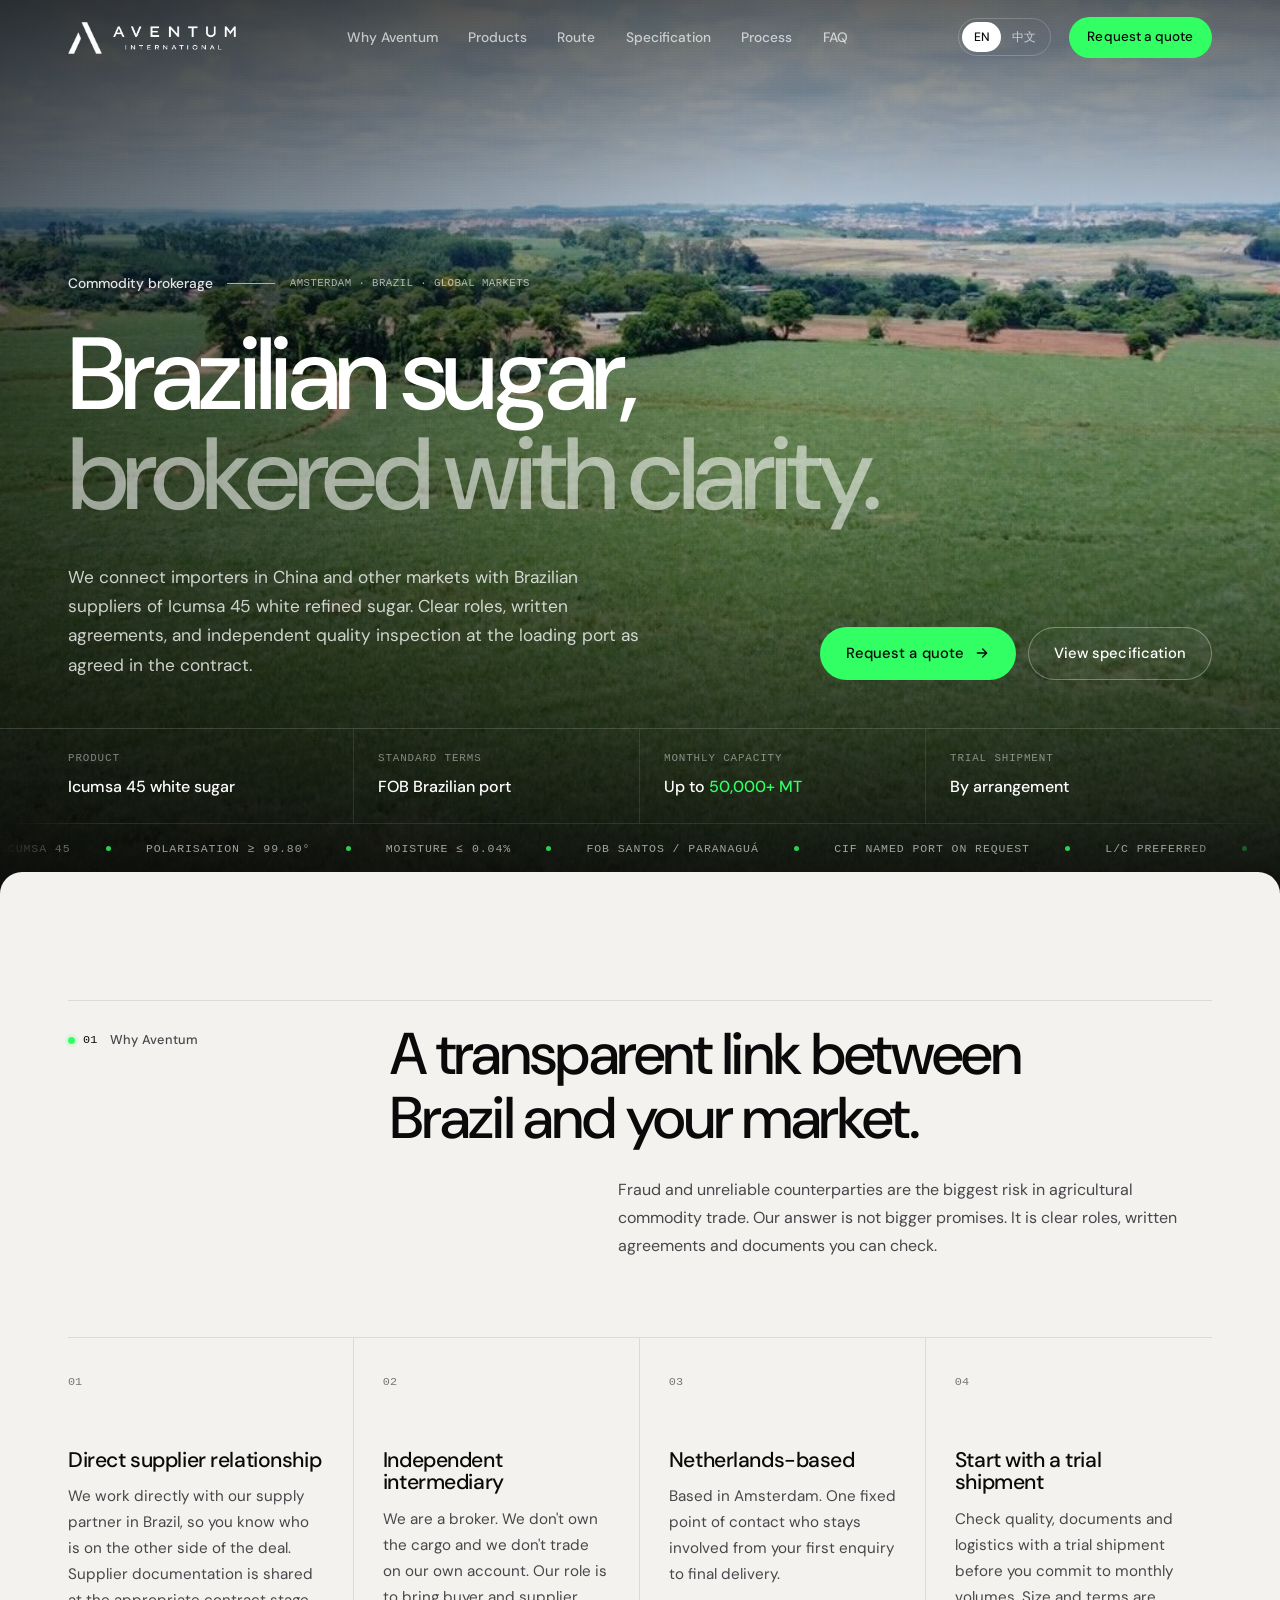
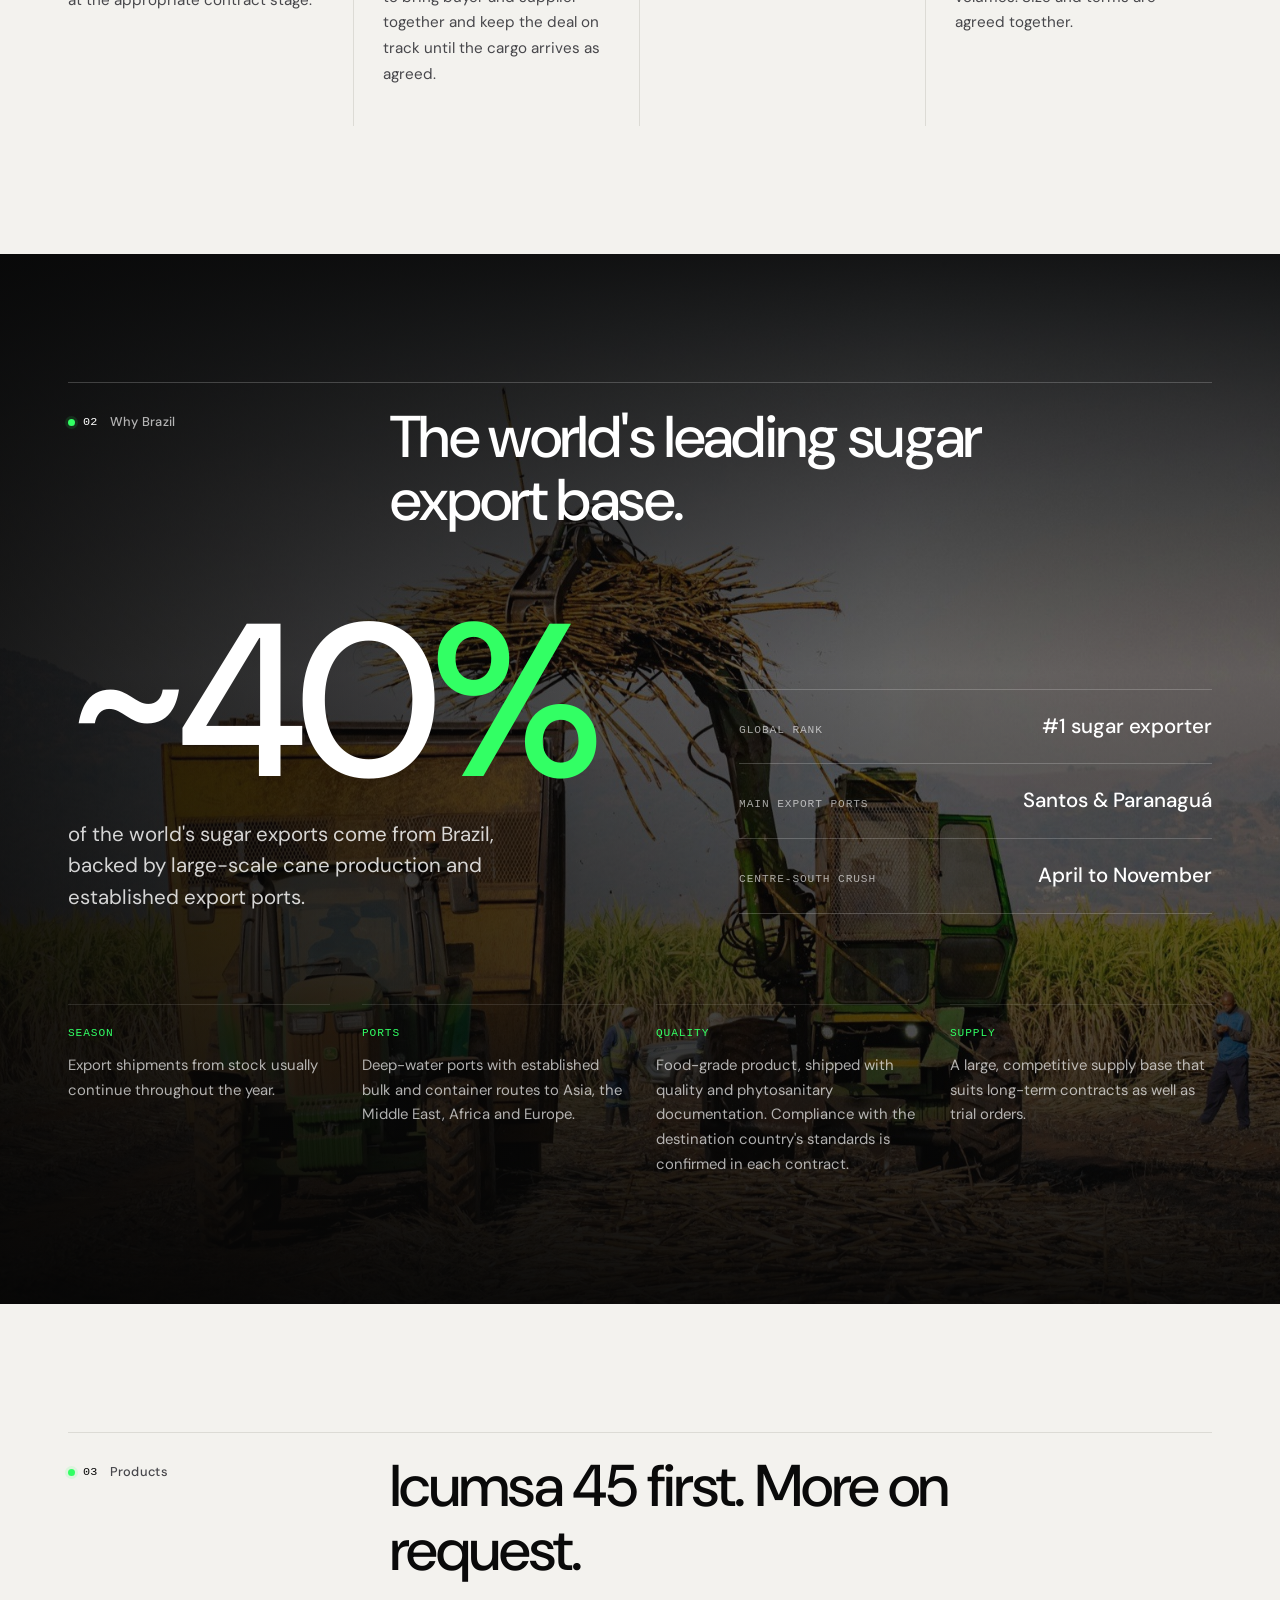
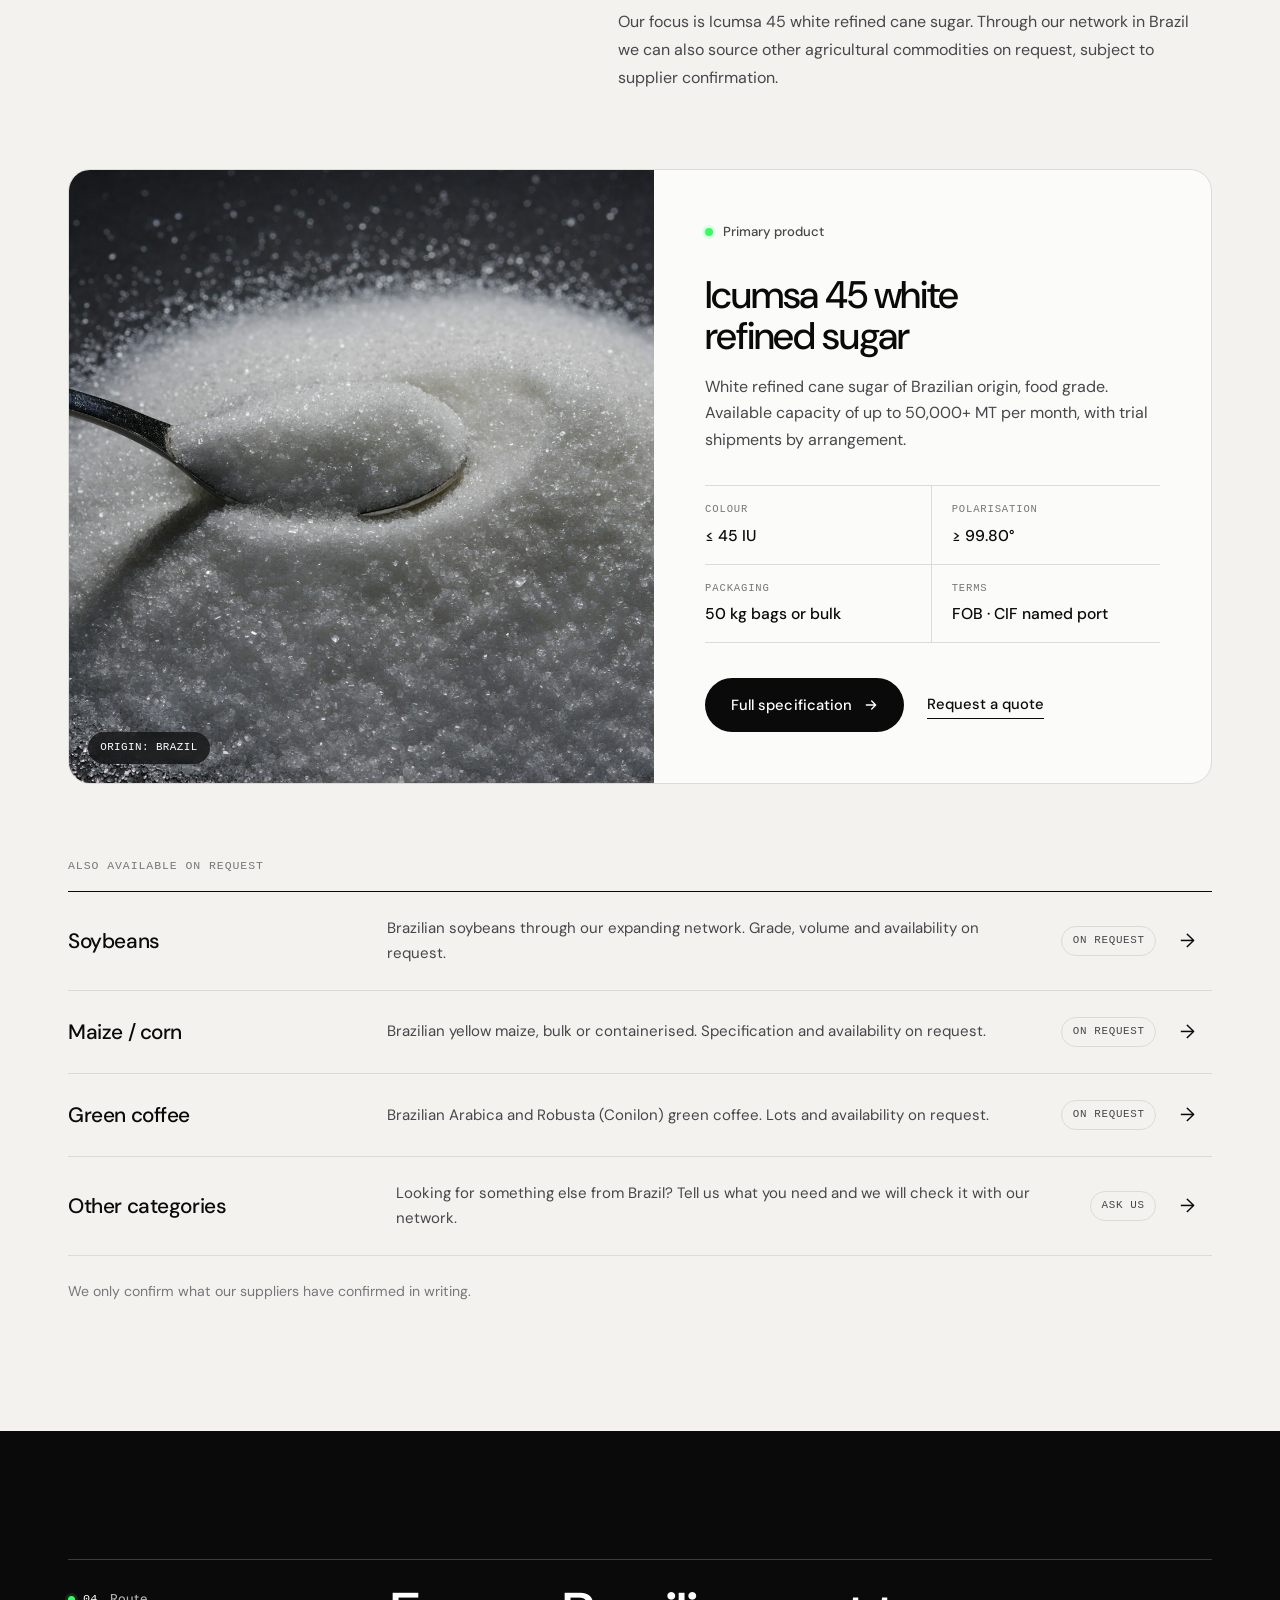
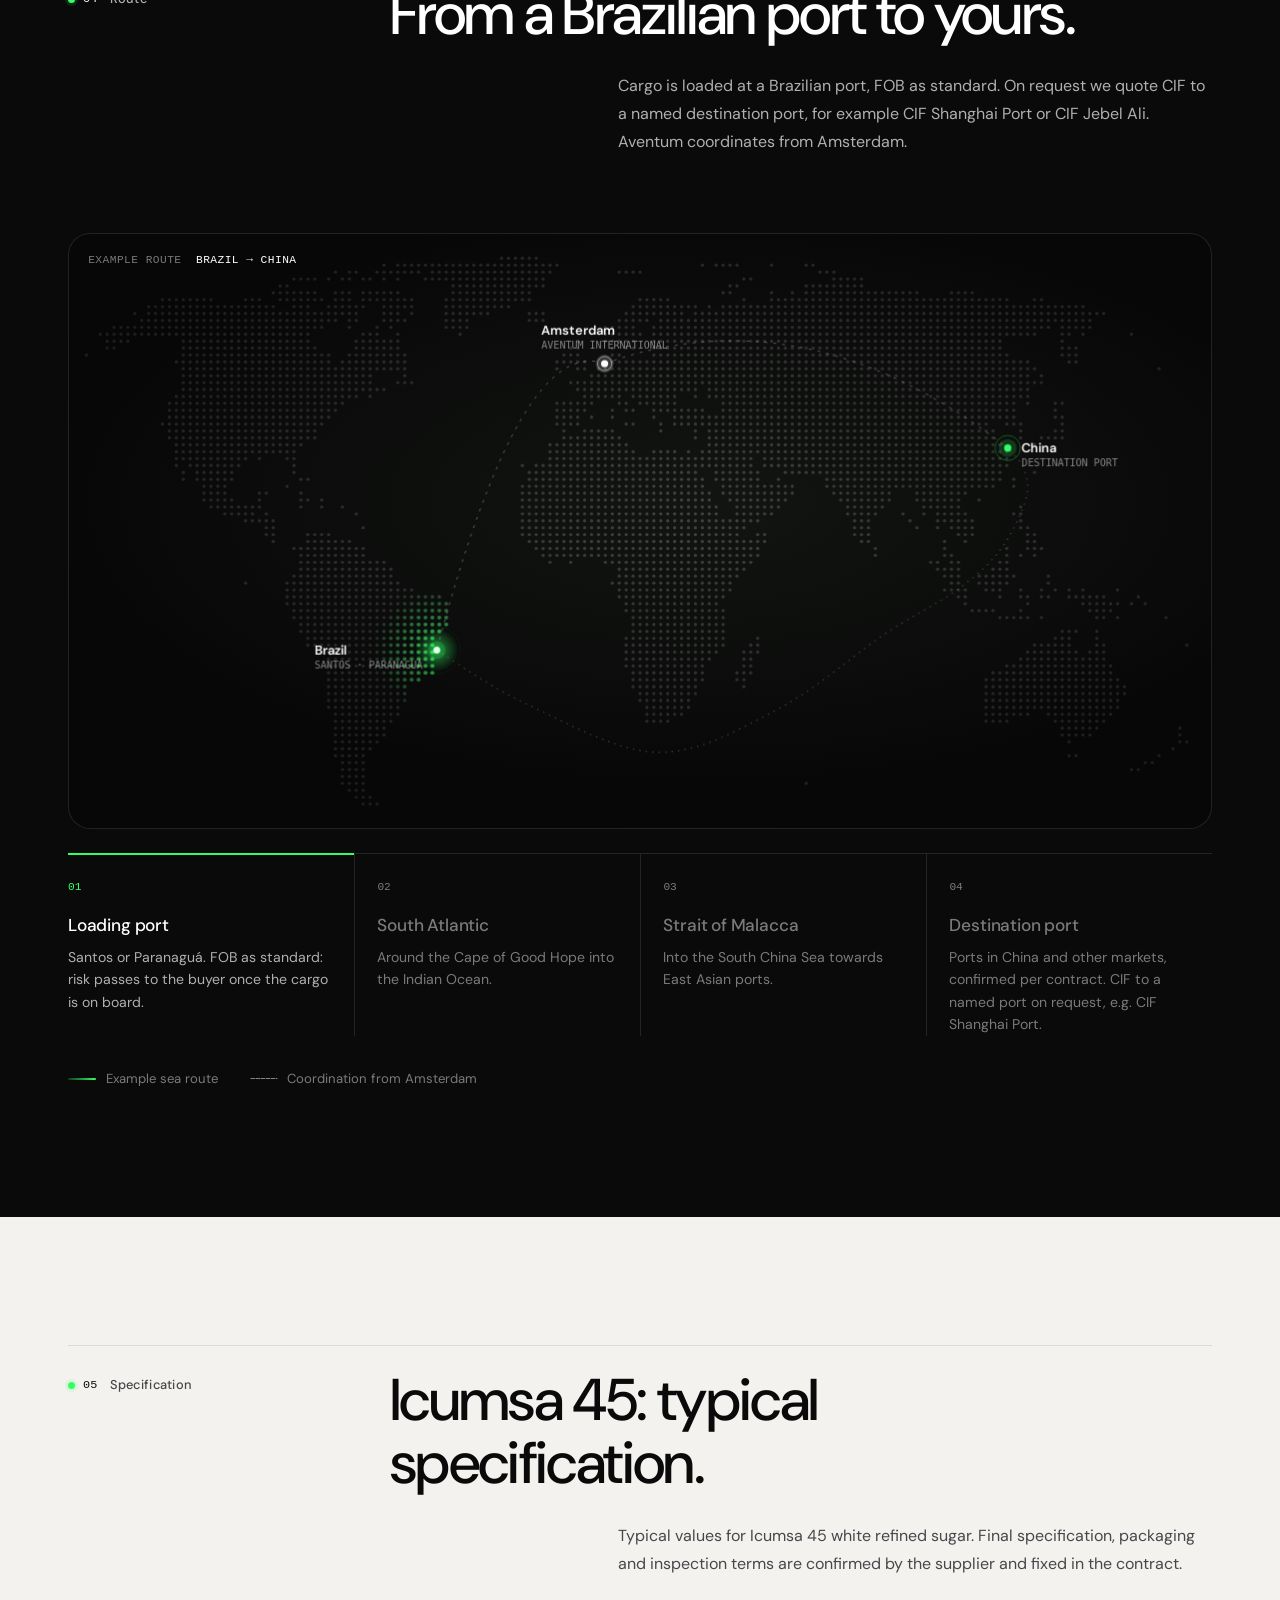
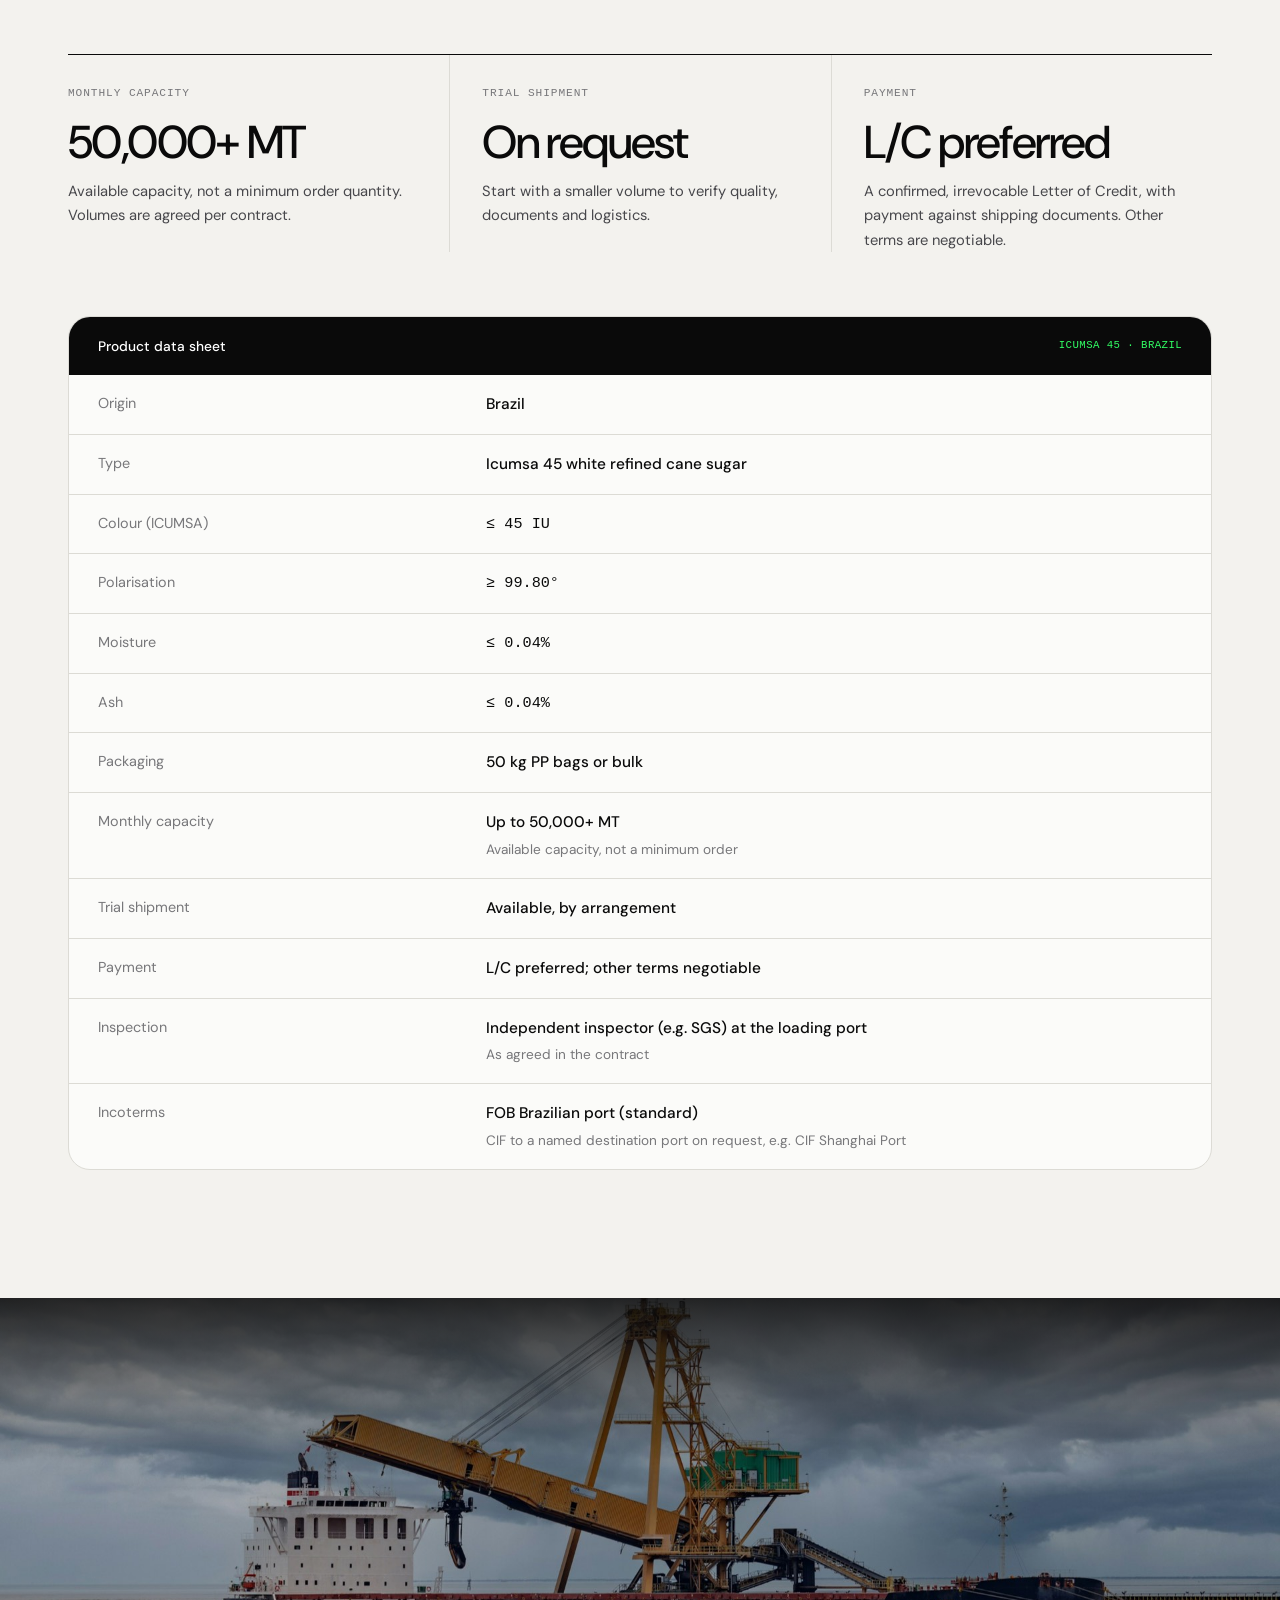
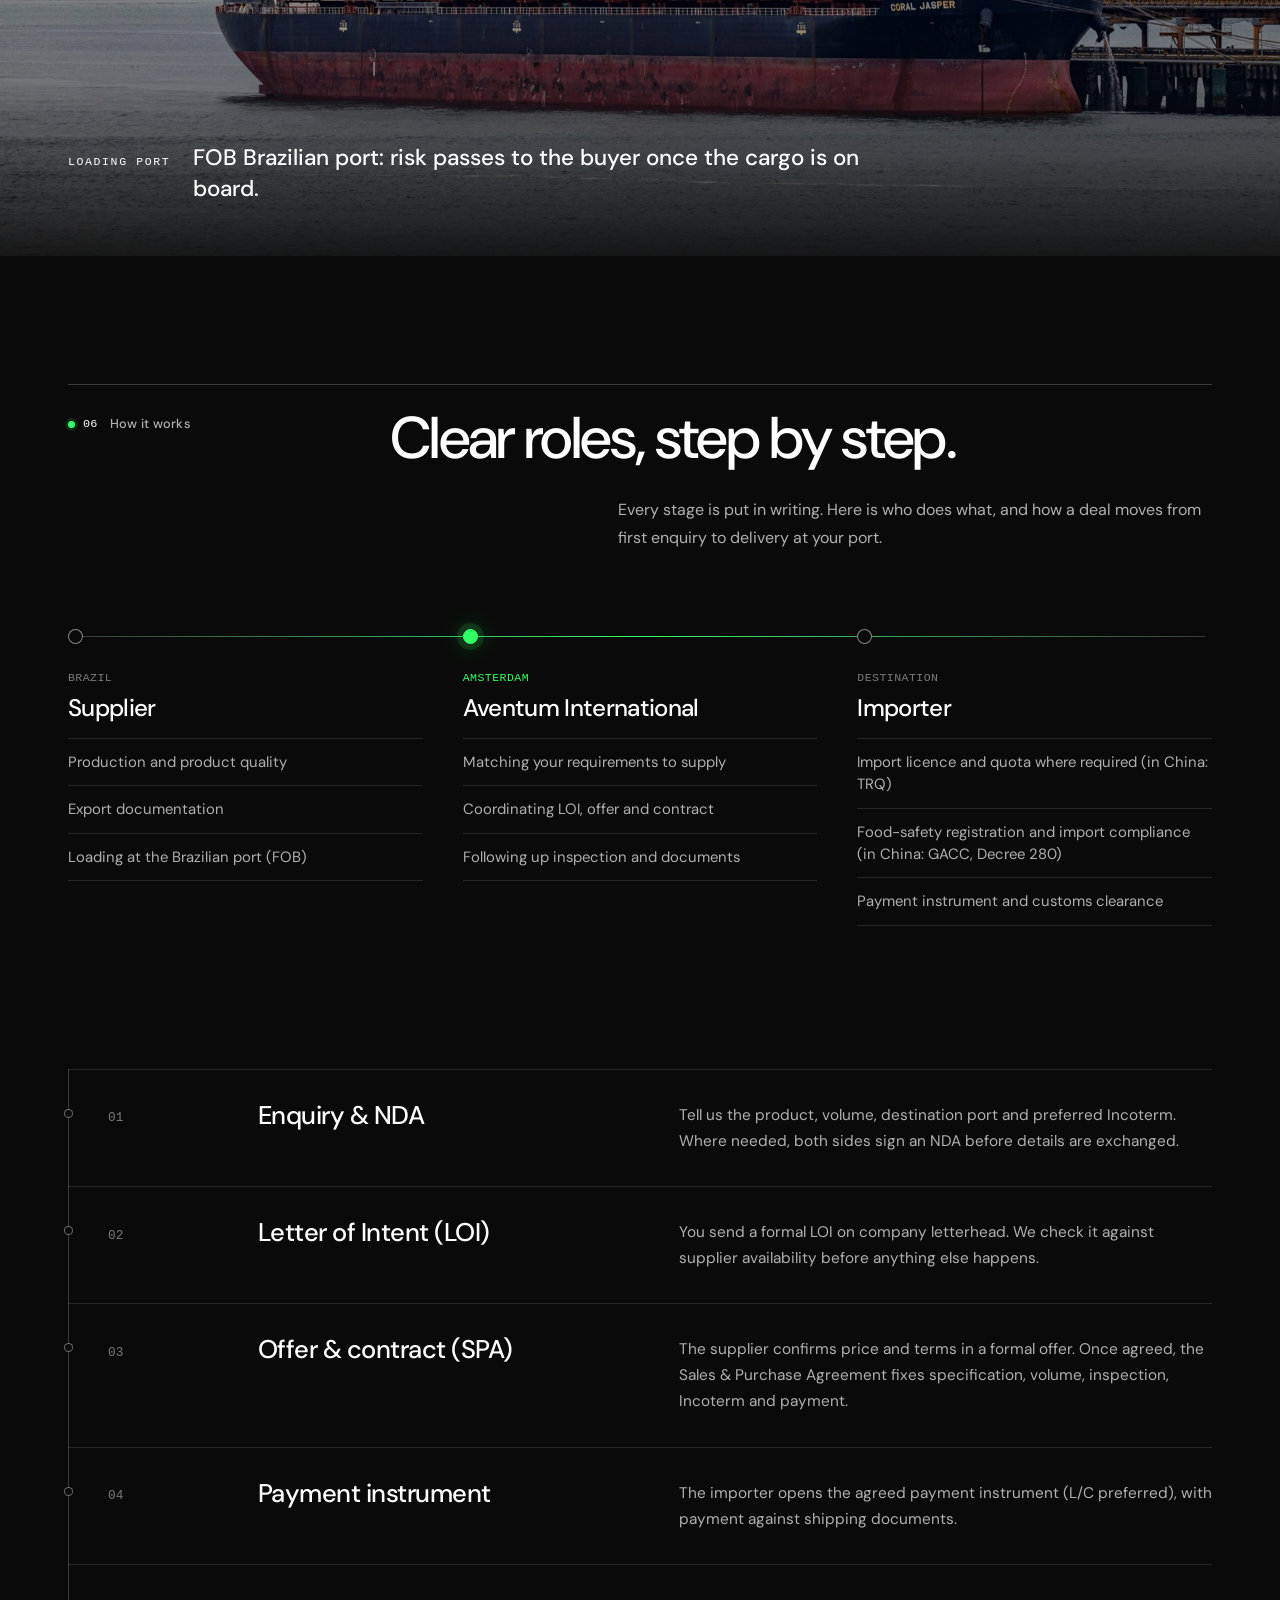
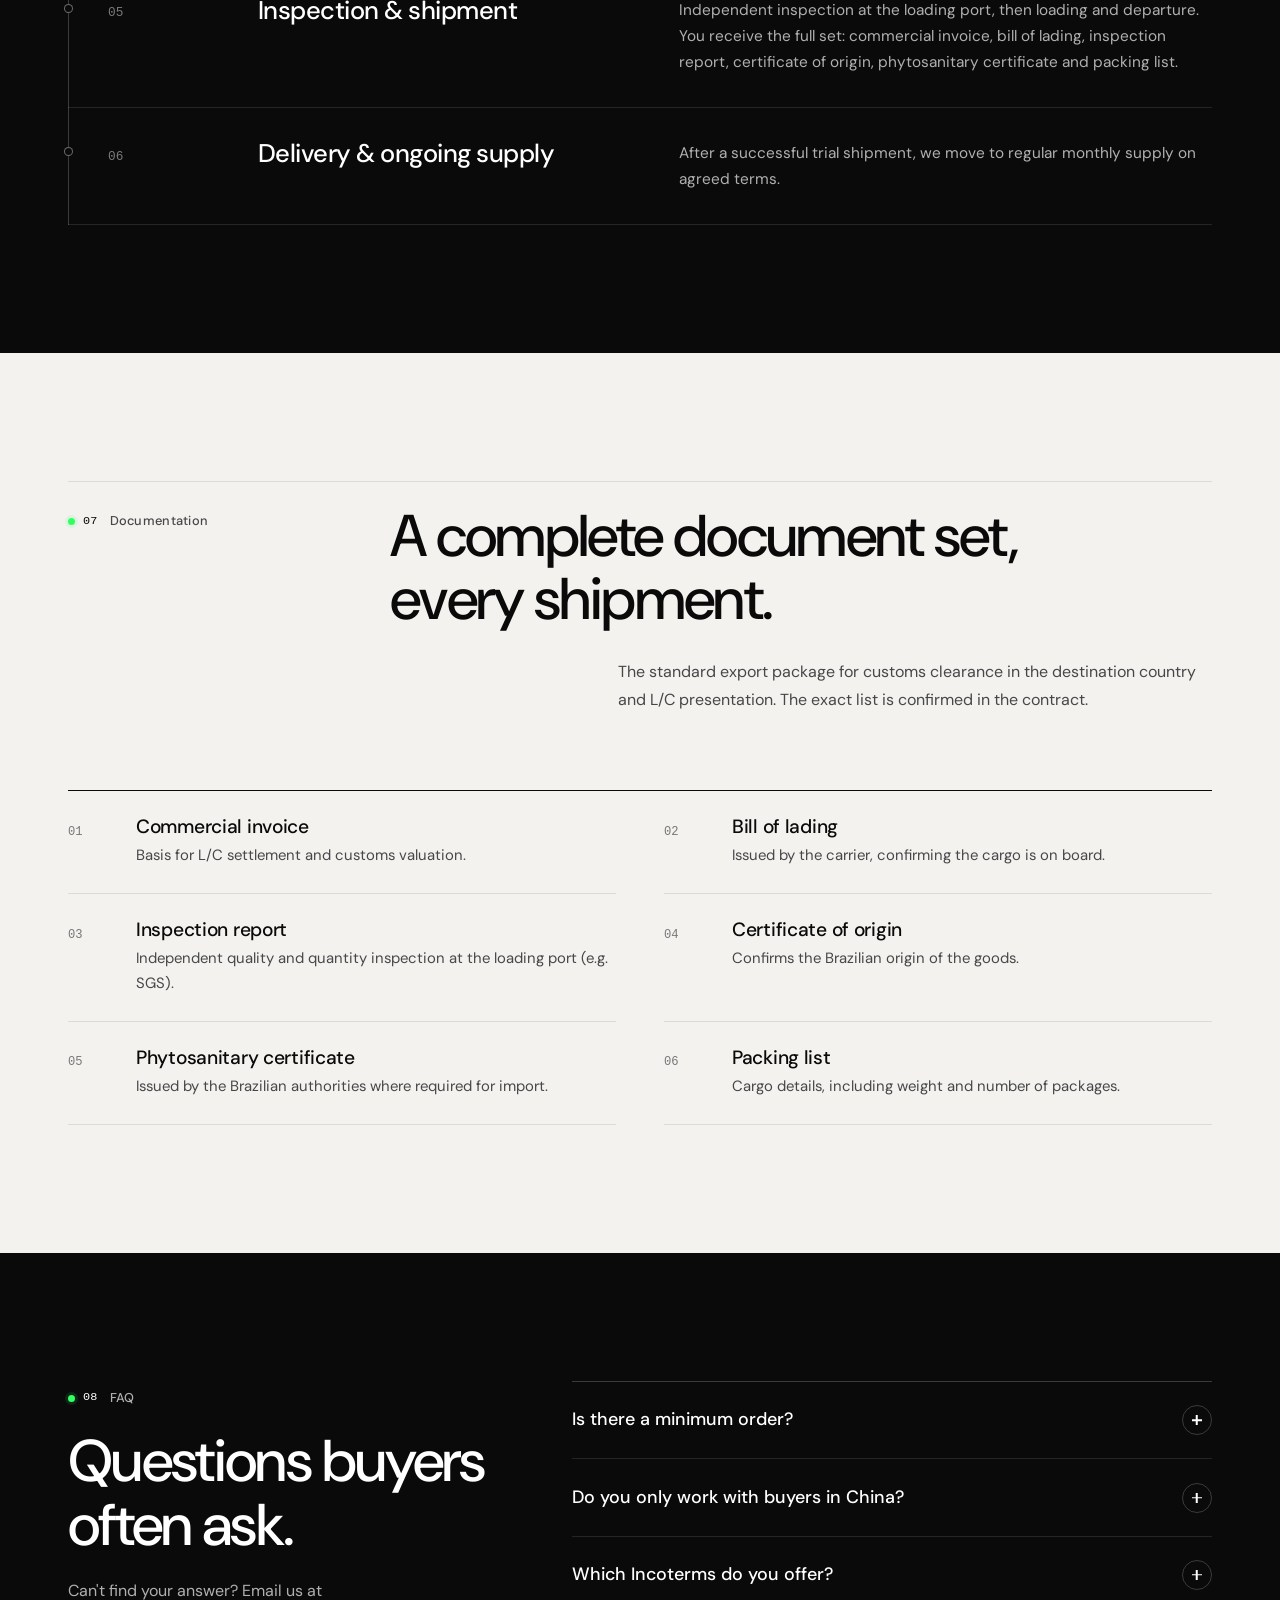
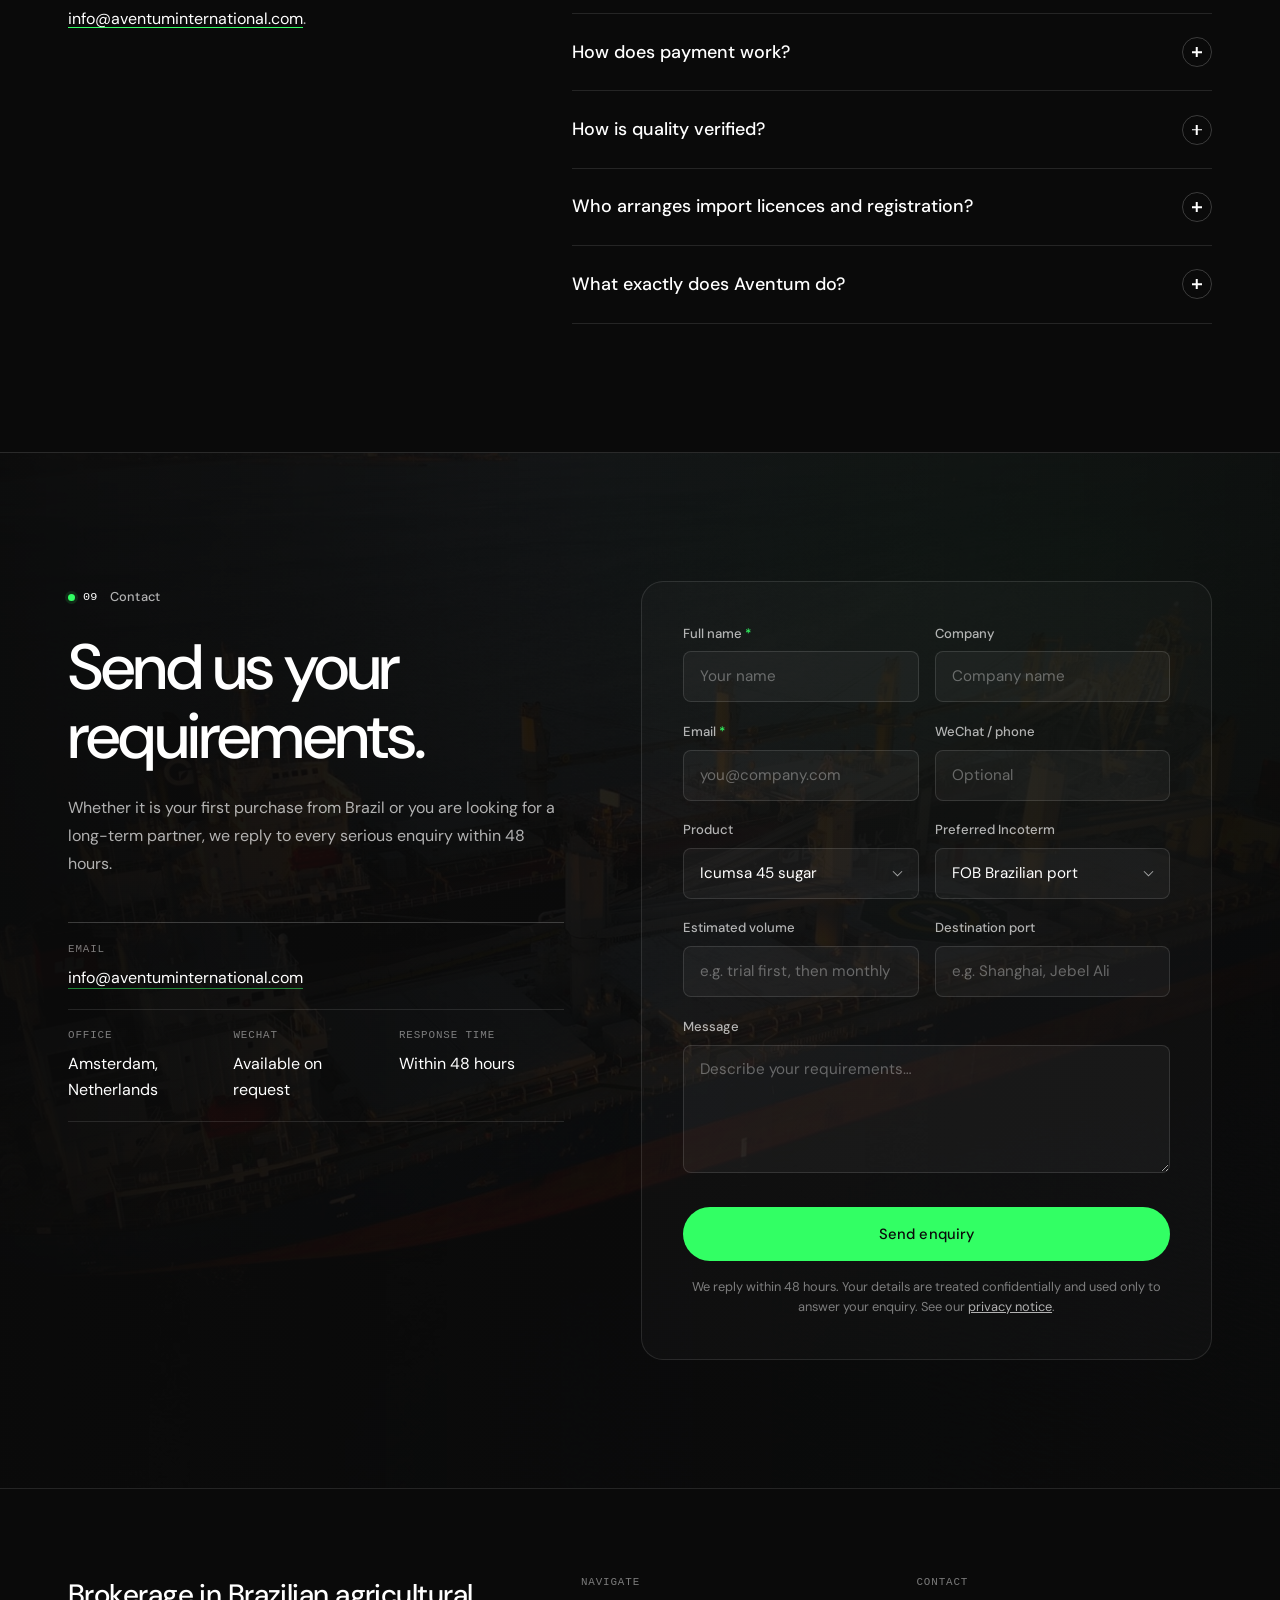
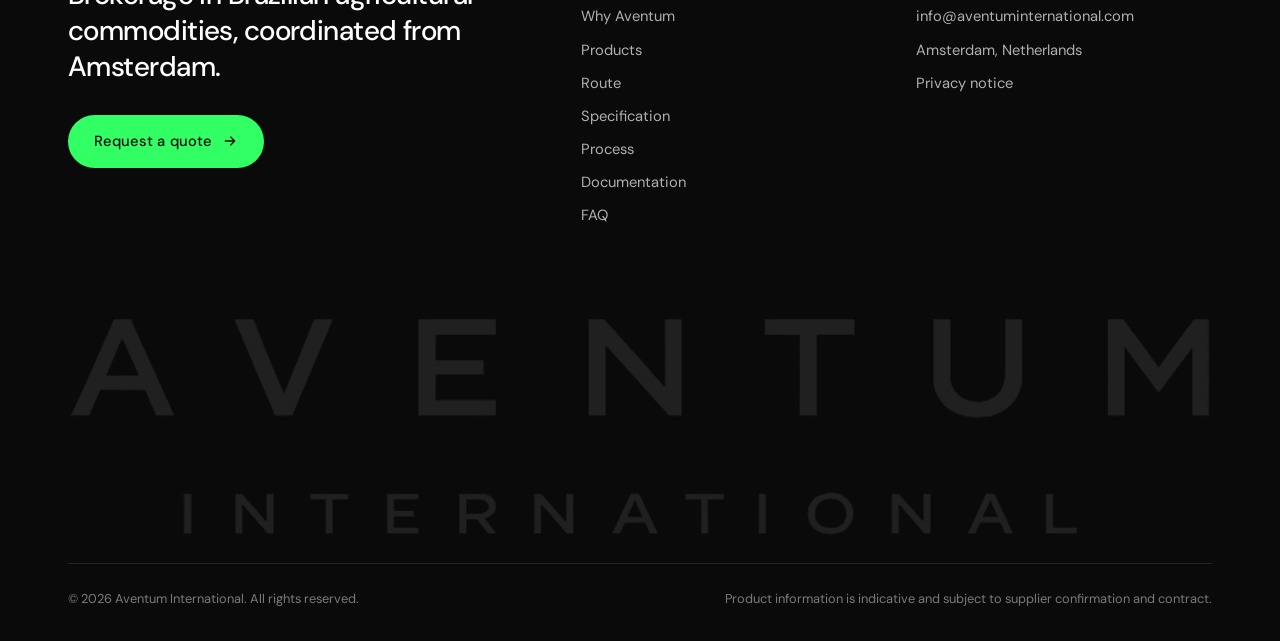
<file: index.html>
<!DOCTYPE html>
<html lang="en">
<head>
<meta charset="UTF-8">
<meta name="viewport" content="width=device-width, initial-scale=1">
<title>Aventum International | Brazilian Icumsa 45 Sugar Brokerage</title>
<meta name="description" content="Amsterdam-based brokerage connecting Brazilian suppliers of Icumsa 45 white refined sugar with importers in China and other markets. FOB Brazilian port as standard, CIF to a named destination port on request.">
<meta name="theme-color" content="#0a0a0a">
<meta name="robots" content="index, follow">
<link rel="canonical" href="https://aventuminternational.com/">
<link rel="alternate" hreflang="en" href="https://aventuminternational.com/">
<link rel="alternate" hreflang="zh-CN" href="https://aventuminternational.com/zh/">
<link rel="alternate" hreflang="x-default" href="https://aventuminternational.com/">

<meta property="og:type" content="website">
<meta property="og:site_name" content="Aventum International">
<meta property="og:url" content="https://aventuminternational.com/">
<meta property="og:title" content="Aventum International | Brazilian sugar, brokered with clarity">
<meta property="og:description" content="Amsterdam-based brokerage connecting Brazilian suppliers of Icumsa 45 white refined sugar with importers in China and other markets. FOB Brazil as standard, CIF to a named port on request.">
<meta property="og:image" content="https://aventuminternational.com/og-image.png">
<meta property="og:image:width" content="1200">
<meta property="og:image:height" content="630">
<meta property="og:image:alt" content="Aventum International: Brazilian sugar, brokered with clarity">
<meta property="og:locale" content="en_US">
<meta property="og:locale:alternate" content="zh_CN">
<meta name="twitter:card" content="summary_large_image">
<meta name="twitter:title" content="Aventum International | Brazilian sugar, brokered with clarity">
<meta name="twitter:description" content="Amsterdam-based brokerage connecting Brazilian suppliers of Icumsa 45 white refined sugar with importers in China and other markets.">
<meta name="twitter:image" content="https://aventuminternational.com/og-image.png">

<link rel="icon" type="image/png" href="favicon.png">
<link rel="apple-touch-icon" href="apple-touch-icon.png">
<link rel="preload" href="hero-poster.jpg" as="image" fetchpriority="high">

<!-- Fonts load without blocking rendering (Google Fonts is unreliable from mainland China) -->
<link rel="preconnect" href="https://fonts.googleapis.com">
<link rel="preconnect" href="https://fonts.gstatic.com" crossorigin>
<link rel="stylesheet" href="https://fonts.googleapis.com/css2?family=DM+Sans:opsz,wght@9..40,400;9..40,500;9..40,600&display=swap" media="print" id="font-css">
<noscript><link rel="stylesheet" href="https://fonts.googleapis.com/css2?family=DM+Sans:opsz,wght@9..40,400;9..40,500;9..40,600&display=swap"></noscript>

<link rel="stylesheet" href="styles.css?v=3fd7880f">
<script src="lang-init.js?v=16438702"></script>

<script type="application/ld+json">
{
  "@context": "https://schema.org",
  "@type": "Organization",
  "name": "Aventum International",
  "url": "https://aventuminternational.com/",
  "logo": "https://aventuminternational.com/logo.png",
  "image": "https://aventuminternational.com/og-image.png",
  "email": "info@aventuminternational.com",
  "description": "Amsterdam-based brokerage connecting Brazilian suppliers of Icumsa 45 white refined sugar and other agricultural commodities with importers in China and other markets.",
  "address": {
    "@type": "PostalAddress",
    "addressLocality": "Amsterdam",
    "addressCountry": "NL"
  },
  "contactPoint": {
    "@type": "ContactPoint",
    "contactType": "sales",
    "email": "info@aventuminternational.com",
    "availableLanguage": ["English"]
  }
}
</script>
<!-- faq-jsonld:start -->
<script type="application/ld+json">
{
  "@context": "https://schema.org",
  "@type": "FAQPage",
  "mainEntity": [
    {
      "@type": "Question",
      "name": "Is there a minimum order?",
      "acceptedAnswer": {
        "@type": "Answer",
        "text": "No fixed minimum. Monthly capacity of up to 50,000+ MT is what our supplier can deliver, not a minimum order. Trial shipments are possible; size and terms are agreed together.没有固定的最低起订量。每月最高 50,000+ 吨是供应商的可供应能力，并非最低起订量。可安排试单，数量及条款由双方协商确定。"
      }
    },
    {
      "@type": "Question",
      "name": "Do you only work with buyers in China?",
      "acceptedAnswer": {
        "@type": "Answer",
        "text": "No. China is our main market, but we also work with importers elsewhere. Send us your destination port and we will check the options with our supplier.不是。中国是我们的主要市场，但我们也与其他国家和地区的进口商合作。请告知您的目的港，我们将与供应商核实可行方案。"
      }
    },
    {
      "@type": "Question",
      "name": "Which Incoterms do you offer?",
      "acceptedAnswer": {
        "@type": "Answer",
        "text": "FOB Brazilian port is the standard. On request we quote CIF to a named destination port, for example CIF Shanghai Port. The Incoterm is fixed in the contract.标准条款为巴西港口 FOB。如有需要，我们可报指定目的港的 CIF 价格，例如 CIF 上海港。贸易术语以合同为准。"
      }
    },
    {
      "@type": "Question",
      "name": "How does payment work?",
      "acceptedAnswer": {
        "@type": "Answer",
        "text": "Our preferred instrument is a confirmed, irrevocable Letter of Credit, with payment against shipping documents. Other terms are negotiable and are fixed in the contract.我们优先采用保兑不可撤销信用证，凭装运单据付款。其他付款方式可协商，并写入合同。"
      }
    },
    {
      "@type": "Question",
      "name": "How is quality verified?",
      "acceptedAnswer": {
        "@type": "Answer",
        "text": "By an independent inspector, for example SGS, at the loading port, as agreed in the contract. You receive the inspection report together with the other shipping documents.按合同约定，由独立检验机构（如 SGS）在装货港进行检验。检验报告将与其他装运单据一并提供给您。"
      }
    },
    {
      "@type": "Question",
      "name": "Who arranges import licences and registration?",
      "acceptedAnswer": {
        "@type": "Answer",
        "text": "The importer. Depending on the destination this can include an import licence, quota and food-safety registration; in China, for example, TRQ quota and GACC compliance under Decree 280. The supplier provides the export documents.由进口商负责。视目的国而定，可能包括进口许可证、配额及食品安全注册；例如在中国，需办理关税配额（TRQ）并符合海关总署第 280 号令的要求。出口单据由供应商提供。"
      }
    },
    {
      "@type": "Question",
      "name": "What exactly does Aventum do?",
      "acceptedAnswer": {
        "@type": "Answer",
        "text": "We are an independent broker based in Amsterdam and we do not own the cargo. We match your requirements with supply, coordinate the LOI, offer and contract, and follow up inspection and documents until delivery.我们是总部位于阿姆斯特丹的独立经纪方，不拥有货物。我们负责将您的需求与货源匹配，协调意向书、报价及合同，并跟进检验与单据，直至交货。"
      }
    }
  ]
}
</script>
<!-- faq-jsonld:end -->
</head>
<body data-zh-page>
<a class="skip-link" href="#main"><span class="lang-en">Skip to content</span><span class="lang-cn">跳至正文</span></a>

<header class="site-header" id="site-header">
  <div class="header-inner">
    <a class="brand" href="#top" aria-label="Aventum International, back to top">
      <img class="brand-mark" src="logo-mark.png" width="188" height="177" alt="">
      <img class="brand-word" src="logo-word.png" width="813" height="159" alt="">
    </a>

    <nav class="main-nav" aria-label="Main">
      <ul>
        <li><a href="#why"><span class="lang-en">Why Aventum</span><span class="lang-cn">为何选择我们</span></a></li>
        <li><a href="#products"><span class="lang-en">Products</span><span class="lang-cn">产品</span></a></li>
        <li><a href="#route"><span class="lang-en">Route</span><span class="lang-cn">航线</span></a></li>
        <li><a href="#spec"><span class="lang-en">Specification</span><span class="lang-cn">规格</span></a></li>
        <li><a href="#process"><span class="lang-en">Process</span><span class="lang-cn">流程</span></a></li>
        <li><a href="#faq"><span class="lang-en">FAQ</span><span class="lang-cn">常见问题</span></a></li>
      </ul>
    </nav>

    <div class="header-actions">
      <div class="lang-switch" role="group" aria-label="Language / 语言">
        <button type="button" class="lang-btn" data-lang="en" aria-pressed="true" lang="en" aria-label="English">EN</button>
        <button type="button" class="lang-btn" data-lang="cn" aria-pressed="false" lang="zh-CN" aria-label="中文（简体）">中文</button>
      </div>
      <a class="btn btn-primary header-cta" href="#contact"><span class="lang-en">Request a quote</span><span class="lang-cn">立即询价</span></a>
      <button type="button" class="menu-toggle" id="menu-toggle" aria-expanded="false" aria-controls="mobile-menu" data-aria-en="Open menu" data-aria-cn="打开菜单" aria-label="Open menu"><span></span></button>
    </div>
  </div>
</header>

<div class="mobile-menu" id="mobile-menu" hidden>
  <nav aria-label="Mobile">
    <ul>
      <li><a href="#why"><span class="lang-en">Why Aventum</span><span class="lang-cn">为何选择我们</span></a></li>
      <li><a href="#products"><span class="lang-en">Products</span><span class="lang-cn">产品</span></a></li>
      <li><a href="#route"><span class="lang-en">Route</span><span class="lang-cn">航线</span></a></li>
      <li><a href="#spec"><span class="lang-en">Specification</span><span class="lang-cn">规格</span></a></li>
      <li><a href="#process"><span class="lang-en">Process</span><span class="lang-cn">流程</span></a></li>
      <li><a href="#documents"><span class="lang-en">Documentation</span><span class="lang-cn">单据文件</span></a></li>
      <li><a href="#faq"><span class="lang-en">FAQ</span><span class="lang-cn">常见问题</span></a></li>
    </ul>
    <a class="btn btn-primary" href="#contact"><span class="lang-en">Request a quote</span><span class="lang-cn">立即询价</span></a>
  </nav>
</div>

<main id="main">

<!-- ============ HERO ============ -->
<section class="hero" id="top" aria-labelledby="hero-title">
  <div class="hero-media" id="hero-media" aria-hidden="true" data-sources="hero-video-1.mp4,hero-video-2.mp4">
    <video class="hero-video is-active" muted playsinline webkit-playsinline preload="none" poster="hero-poster.jpg" tabindex="-1"></video>
    <video class="hero-video" muted playsinline webkit-playsinline preload="none" tabindex="-1"></video>
  </div>

  <div class="wrap hero-content">
    <p class="hero-kicker hero-anim d1">
      <span class="lang-en">Commodity brokerage</span><span class="lang-cn">大宗商品经纪</span>
      <span class="kicker-line" aria-hidden="true"></span>
      <span class="mono"><span class="lang-en">Amsterdam · Brazil · Global markets</span><span class="lang-cn">阿姆斯特丹 · 巴西 · 全球市场</span></span>
    </p>
    <h1 id="hero-title" class="hero-anim d2">
      <span class="lang-en">Brazilian sugar, <em>brokered with clarity.</em></span>
      <span class="lang-cn">巴西白砂糖，<em>透明可靠的经纪服务。</em></span>
    </h1>
    <div class="hero-bottom">
      <p class="hero-sub hero-anim d3">
        <span class="lang-en">We connect importers in China and other markets with Brazilian suppliers of Icumsa 45 white refined sugar. Clear roles, written agreements, and independent quality inspection at the loading port as agreed in the contract.</span>
        <span class="lang-cn">我们为中国及其他市场的进口商对接巴西 ICUMSA 45 精制白砂糖供应商。角色清晰、协议书面化，并按合同约定在装货港进行独立质量检验。</span>
      </p>
      <div class="hero-cta hero-anim d4">
        <a href="#contact" class="btn btn-primary"><span class="lang-en">Request a quote</span><span class="lang-cn">立即询价</span><svg viewBox="0 0 24 24" fill="none" stroke="currentColor" stroke-width="2" stroke-linecap="round" stroke-linejoin="round" aria-hidden="true"><path d="M5 12h14M13 6l6 6-6 6"/></svg></a>
        <a href="#spec" class="btn btn-ghost"><span class="lang-en">View specification</span><span class="lang-cn">查看规格</span></a>
      </div>
    </div>
  </div>

  <div class="hero-bar hero-anim d4">
    <div class="wrap">
      <dl>
        <div><dt><span class="lang-en">Product</span><span class="lang-cn">产品</span></dt><dd><span class="lang-en">Icumsa 45 white sugar</span><span class="lang-cn">ICUMSA 45 白砂糖</span></dd></div>
        <div><dt><span class="lang-en">Standard terms</span><span class="lang-cn">标准条款</span></dt><dd><span class="lang-en">FOB Brazilian port</span><span class="lang-cn">巴西港口 FOB</span></dd></div>
        <div><dt><span class="lang-en">Monthly capacity</span><span class="lang-cn">月供应能力</span></dt><dd><span class="lang-en">Up to <strong>50,000+ MT</strong></span><span class="lang-cn">最高 <strong>50,000+ 吨</strong></span></dd></div>
        <div><dt><span class="lang-en">Trial shipment</span><span class="lang-cn">试单</span></dt><dd><span class="lang-en">By arrangement</span><span class="lang-cn">可协商安排</span></dd></div>
      </dl>
    </div>
  </div>

  <div class="ticker" aria-hidden="true">
    <div class="ticker-track">
      <ul class="ticker-list">
        <li>ICUMSA 45</li>
        <li><span class="lang-en">Polarisation ≥ 99.80°</span><span class="lang-cn">旋光度 ≥ 99.80°</span></li>
        <li><span class="lang-en">Moisture ≤ 0.04%</span><span class="lang-cn">水分 ≤ 0.04%</span></li>
        <li><span class="lang-en">FOB Santos / Paranaguá</span><span class="lang-cn">桑托斯 / 巴拉那瓜 FOB</span></li>
        <li><span class="lang-en">CIF named port on request</span><span class="lang-cn">可报指定港 CIF</span></li>
        <li><span class="lang-en">L/C preferred</span><span class="lang-cn">优先信用证</span></li>
        <li><span class="lang-en">Trial shipments by arrangement</span><span class="lang-cn">可安排试单</span></li>
        <li><span class="lang-en">Up to 50,000+ MT per month</span><span class="lang-cn">每月最高 50,000+ 吨</span></li>
      </ul>
      <ul class="ticker-list">
        <li>ICUMSA 45</li>
        <li><span class="lang-en">Polarisation ≥ 99.80°</span><span class="lang-cn">旋光度 ≥ 99.80°</span></li>
        <li><span class="lang-en">Moisture ≤ 0.04%</span><span class="lang-cn">水分 ≤ 0.04%</span></li>
        <li><span class="lang-en">FOB Santos / Paranaguá</span><span class="lang-cn">桑托斯 / 巴拉那瓜 FOB</span></li>
        <li><span class="lang-en">CIF named port on request</span><span class="lang-cn">可报指定港 CIF</span></li>
        <li><span class="lang-en">L/C preferred</span><span class="lang-cn">优先信用证</span></li>
        <li><span class="lang-en">Trial shipments by arrangement</span><span class="lang-cn">可安排试单</span></li>
        <li><span class="lang-en">Up to 50,000+ MT per month</span><span class="lang-cn">每月最高 50,000+ 吨</span></li>
      </ul>
    </div>
  </div>
</section>

<!-- ============ WHY AVENTUM ============ -->
<section class="section section-light" id="why" aria-labelledby="why-title">
  <div class="wrap">
    <div class="sec-head">
      <p class="sec-label reveal"><span class="sec-idx">01</span><span class="lang-en">Why Aventum</span><span class="lang-cn">为何选择我们</span></p>
      <div class="sec-title">
        <h2 id="why-title" class="reveal"><span class="lang-en">A transparent link between Brazil and your market.</span><span class="lang-cn">连接巴西与您所在市场的透明纽带。</span></h2>
        <p class="lead reveal d1"><span class="lang-en">Fraud and unreliable counterparties are the biggest risk in agricultural commodity trade. Our answer is not bigger promises. It is clear roles, written agreements and documents you can check.</span><span class="lang-cn">欺诈和不可靠的交易对手是农产品贸易中最大的风险。我们的应对方式不是更大的承诺，而是清晰的角色分工、书面协议以及可供核查的文件。</span></p>
      </div>
    </div>

    <ol class="pillars">
      <li class="pillar reveal">
        <span class="pillar-idx">01</span>
        <h3><span class="lang-en">Direct supplier relationship</span><span class="lang-cn">直接对接供应商</span></h3>
        <p><span class="lang-en">We work directly with our supply partner in Brazil, so you know who is on the other side of the deal. Supplier documentation is shared at the appropriate contract stage.</span><span class="lang-cn">我们与巴西供应合作伙伴直接合作，让您清楚交易的另一方是谁。供应商相关文件将在合同的相应阶段提供。</span></p>
      </li>
      <li class="pillar reveal d1">
        <span class="pillar-idx">02</span>
        <h3><span class="lang-en">Independent intermediary</span><span class="lang-cn">独立中间方</span></h3>
        <p><span class="lang-en">We are a broker. We don't own the cargo and we don't trade on our own account. Our role is to bring buyer and supplier together and keep the deal on track until the cargo arrives as agreed.</span><span class="lang-cn">我们是经纪方：不拥有货物，也不进行自营交易。我们的职责是撮合买卖双方，并全程跟进，直至货物按约定交付。</span></p>
      </li>
      <li class="pillar reveal d2">
        <span class="pillar-idx">03</span>
        <h3><span class="lang-en">Netherlands-based</span><span class="lang-cn">立足荷兰</span></h3>
        <p><span class="lang-en">Based in Amsterdam. One fixed point of contact who stays involved from your first enquiry to final delivery.</span><span class="lang-cn">总部位于阿姆斯特丹。由固定联系人负责，从您的首次询价到最终交货全程跟进。</span></p>
      </li>
      <li class="pillar reveal d3">
        <span class="pillar-idx">04</span>
        <h3><span class="lang-en">Start with a trial shipment</span><span class="lang-cn">先从试单开始</span></h3>
        <p><span class="lang-en">Check quality, documents and logistics with a trial shipment before you commit to monthly volumes. Size and terms are agreed together.</span><span class="lang-cn">在确定月度供应量之前，可先通过试单验证质量、单据和物流。试单数量及条款由双方协商确定。</span></p>
      </li>
    </ol>
  </div>
</section>

<!-- ============ WHY BRAZIL ============ -->
<section class="section section-image" id="brazil" aria-labelledby="brazil-title">
  <img class="section-bg" src="img-harvest.jpg" width="1920" height="1280" alt="" loading="lazy" decoding="async">
  <div class="wrap">
    <div class="sec-head">
      <p class="sec-label reveal"><span class="sec-idx">02</span><span class="lang-en">Why Brazil</span><span class="lang-cn">为何选择巴西</span></p>
      <div class="sec-title">
        <h2 id="brazil-title" class="reveal"><span class="lang-en">The world's leading sugar export base.</span><span class="lang-cn">全球领先的食糖出口基地。</span></h2>
      </div>
    </div>

    <div class="brazil-grid">
      <div class="bigstat reveal">
        <p class="bigstat-num">~<span data-count="40">40</span><span class="pct">%</span></p>
        <p class="bigstat-label"><span class="lang-en">of the world's sugar exports come from Brazil, backed by large-scale cane production and established export ports.</span><span class="lang-cn">的全球食糖出口来自巴西，依托大规模甘蔗种植与成熟的出口港口体系。</span></p>
      </div>
      <dl class="stat-rows">
        <div class="reveal d1"><dt><span class="lang-en">Global rank</span><span class="lang-cn">全球排名</span></dt><dd><span class="lang-en">#1 sugar exporter</span><span class="lang-cn">全球第一大食糖出口国</span></dd></div>
        <div class="reveal d2"><dt><span class="lang-en">Main export ports</span><span class="lang-cn">主要出口港</span></dt><dd><span class="lang-en">Santos &amp; Paranaguá</span><span class="lang-cn">桑托斯港与巴拉那瓜港</span></dd></div>
        <div class="reveal d3"><dt><span class="lang-en">Centre-South crush</span><span class="lang-cn">中南部压榨季</span></dt><dd><span class="lang-en">April to November</span><span class="lang-cn">4 月至 11 月</span></dd></div>
      </dl>
    </div>

    <ul class="notes">
      <li class="reveal"><span class="note-label"><span class="lang-en">Season</span><span class="lang-cn">季节</span></span><p><span class="lang-en">Export shipments from stock usually continue throughout the year.</span><span class="lang-cn">出口装运一般依托库存全年进行。</span></p></li>
      <li class="reveal d1"><span class="note-label"><span class="lang-en">Ports</span><span class="lang-cn">港口</span></span><p><span class="lang-en">Deep-water ports with established bulk and container routes to Asia, the Middle East, Africa and Europe.</span><span class="lang-cn">深水港，至亚洲、中东、非洲及欧洲的散货及集装箱航线成熟。</span></p></li>
      <li class="reveal d2"><span class="note-label"><span class="lang-en">Quality</span><span class="lang-cn">质量</span></span><p><span class="lang-en">Food-grade product, shipped with quality and phytosanitary documentation. Compliance with the destination country's standards is confirmed in each contract.</span><span class="lang-cn">食品级产品，随附质量及植物检疫文件。是否符合目的国相关标准，将在每份合同中逐项确认。</span></p></li>
      <li class="reveal d3"><span class="note-label"><span class="lang-en">Supply</span><span class="lang-cn">供应</span></span><p><span class="lang-en">A large, competitive supply base that suits long-term contracts as well as trial orders.</span><span class="lang-cn">供应基础庞大且具有竞争力，既适合长期合同，也适合试单。</span></p></li>
    </ul>
  </div>
</section>

<!-- ============ PRODUCTS ============ -->
<section class="section section-light" id="products" aria-labelledby="products-title">
  <div class="wrap">
    <div class="sec-head">
      <p class="sec-label reveal"><span class="sec-idx">03</span><span class="lang-en">Products</span><span class="lang-cn">产品</span></p>
      <div class="sec-title">
        <h2 id="products-title" class="reveal"><span class="lang-en">Icumsa 45 first. More on request.</span><span class="lang-cn">以 ICUMSA 45 为核心，其他品类按需提供。</span></h2>
        <p class="lead reveal d1"><span class="lang-en">Our focus is Icumsa 45 white refined cane sugar. Through our network in Brazil we can also source other agricultural commodities on request, subject to supplier confirmation.</span><span class="lang-cn">我们的核心产品是 ICUMSA 45 精制白砂糖（甘蔗糖）。通过在巴西的合作网络，我们也可按需采购其他农产品，具体以供应商确认为准。</span></p>
      </div>
    </div>

    <article class="feature reveal">
      <div class="feature-media">
        <img src="img-sugar.jpg" width="1600" height="1064" loading="lazy" decoding="async" alt="White crystal sugar" data-alt-en="White crystal sugar" data-alt-cn="白砂糖">
        <span class="feature-tag mono"><span class="lang-en">Origin: Brazil</span><span class="lang-cn">产地：巴西</span></span>
      </div>
      <div class="feature-body">
        <p class="feature-kicker"><span class="dot" aria-hidden="true"></span><span class="lang-en">Primary product</span><span class="lang-cn">核心产品</span></p>
        <h3><span class="lang-en">Icumsa 45 white refined sugar</span><span class="lang-cn">ICUMSA 45 精制白砂糖</span></h3>
        <p><span class="lang-en">White refined cane sugar of Brazilian origin, food grade. Available capacity of up to 50,000+ MT per month, with trial shipments by arrangement.</span><span class="lang-cn">巴西原产精制白砂糖（甘蔗糖），食品级。可供应能力每月最高 50,000+ 吨，可协商安排试单。</span></p>
        <dl class="mini-spec">
          <div><dt><span class="lang-en">Colour</span><span class="lang-cn">色值</span></dt><dd>≤ 45 IU</dd></div>
          <div><dt><span class="lang-en">Polarisation</span><span class="lang-cn">旋光度</span></dt><dd>≥ 99.80°</dd></div>
          <div><dt><span class="lang-en">Packaging</span><span class="lang-cn">包装</span></dt><dd><span class="lang-en">50 kg bags or bulk</span><span class="lang-cn">50 公斤袋装或散装</span></dd></div>
          <div><dt><span class="lang-en">Terms</span><span class="lang-cn">条款</span></dt><dd><span class="lang-en">FOB · CIF named port</span><span class="lang-cn">FOB · CIF 指定港</span></dd></div>
        </dl>
        <div class="feature-cta">
          <a class="btn btn-dark" href="#spec"><span class="lang-en">Full specification</span><span class="lang-cn">完整规格</span><svg viewBox="0 0 24 24" fill="none" stroke="currentColor" stroke-width="2" stroke-linecap="round" stroke-linejoin="round" aria-hidden="true"><path d="M5 12h14M13 6l6 6-6 6"/></svg></a>
          <a class="text-link" href="#contact" data-product="Icumsa 45 sugar"><span class="lang-en">Request a quote</span><span class="lang-cn">立即询价</span></a>
        </div>
      </div>
    </article>

    <div class="more">
      <p class="more-label reveal"><span class="lang-en">Also available on request</span><span class="lang-cn">亦可按需提供</span></p>
      <ul class="more-list">
        <li class="reveal"><a href="#contact" data-product="Soybeans">
          <span class="more-name"><span class="lang-en">Soybeans</span><span class="lang-cn">大豆</span></span>
          <span class="more-desc"><span class="lang-en">Brazilian soybeans through our expanding network. Grade, volume and availability on request.</span><span class="lang-cn">通过我们不断扩展的网络供应巴西大豆。等级、数量及供货情况请咨询。</span></span>
          <span class="more-tag"><span class="lang-en">On request</span><span class="lang-cn">按需提供</span></span>
          <span class="more-arrow" aria-hidden="true">→</span>
        </a></li>
        <li class="reveal"><a href="#contact" data-product="Maize / corn">
          <span class="more-name"><span class="lang-en">Maize / corn</span><span class="lang-cn">玉米</span></span>
          <span class="more-desc"><span class="lang-en">Brazilian yellow maize, bulk or containerised. Specification and availability on request.</span><span class="lang-cn">巴西黄玉米，散装或集装箱运输。规格及供货情况请咨询。</span></span>
          <span class="more-tag"><span class="lang-en">On request</span><span class="lang-cn">按需提供</span></span>
          <span class="more-arrow" aria-hidden="true">→</span>
        </a></li>
        <li class="reveal"><a href="#contact" data-product="Green coffee">
          <span class="more-name"><span class="lang-en">Green coffee</span><span class="lang-cn">生咖啡豆</span></span>
          <span class="more-desc"><span class="lang-en">Brazilian Arabica and Robusta (Conilon) green coffee. Lots and availability on request.</span><span class="lang-cn">巴西阿拉比卡及罗布斯塔（科尼伦）生咖啡豆。批次及供货情况请咨询。</span></span>
          <span class="more-tag"><span class="lang-en">On request</span><span class="lang-cn">按需提供</span></span>
          <span class="more-arrow" aria-hidden="true">→</span>
        </a></li>
        <li class="reveal"><a href="#contact" data-product="Other">
          <span class="more-name"><span class="lang-en">Other categories</span><span class="lang-cn">其他品类</span></span>
          <span class="more-desc"><span class="lang-en">Looking for something else from Brazil? Tell us what you need and we will check it with our network.</span><span class="lang-cn">需要其他巴西产品？请告诉我们您的需求，我们将与合作网络核实。</span></span>
          <span class="more-tag"><span class="lang-en">Ask us</span><span class="lang-cn">欢迎咨询</span></span>
          <span class="more-arrow" aria-hidden="true">→</span>
        </a></li>
      </ul>
      <p class="products-note reveal"><span class="lang-en">We only confirm what our suppliers have confirmed in writing.</span><span class="lang-cn">我们只确认供应商已书面确认的内容。</span></p>
    </div>
  </div>
</section>

<!-- ============ ROUTE ============ -->
<section class="section section-dark" id="route" aria-labelledby="route-title">
  <div class="wrap">
    <div class="sec-head">
      <p class="sec-label reveal"><span class="sec-idx">04</span><span class="lang-en">Route</span><span class="lang-cn">航线</span></p>
      <div class="sec-title">
        <h2 id="route-title" class="reveal"><span class="lang-en">From a Brazilian port to yours.</span><span class="lang-cn">从巴西港口，到您的港口。</span></h2>
        <p class="lead reveal d1"><span class="lang-en">Cargo is loaded at a Brazilian port, FOB as standard. On request we quote CIF to a named destination port, for example CIF Shanghai Port or CIF Jebel Ali. Aventum coordinates from Amsterdam.</span><span class="lang-cn">货物在巴西港口装船，标准条款为 FOB。如有需要，我们可报指定目的港的 CIF 价格，例如 CIF 上海港或 CIF 杰贝阿里港。Aventum 在阿姆斯特丹负责全程协调。</span></p>
      </div>
    </div>

    <figure class="voyage reveal">
      <div class="map-frame" id="map-frame">
        <picture>
          <source srcset="world-map.webp" type="image/webp">
          <img class="map-img" id="map-img" src="world-map.png" width="1661" height="866" decoding="async" alt="World map showing an example sea route from Brazil to China, coordinated from Amsterdam" data-alt-en="World map showing an example sea route from Brazil to China, coordinated from Amsterdam" data-alt-cn="世界地图：显示从巴西到中国的示例海运航线，由阿姆斯特丹协调">
        </picture>
        <canvas id="map-canvas" aria-hidden="true"></canvas>
        <div class="map-hud" aria-hidden="true">
          <span class="mono"><span class="lang-en">Example route</span><span class="lang-cn">示例航线</span></span>
          <span class="mono map-hud-route"><span class="lang-en">Brazil → China</span><span class="lang-cn">巴西 → 中国</span></span>
        </div>
        <button type="button" class="map-replay" id="map-replay" data-aria-en="Replay animation" data-aria-cn="重新播放动画" aria-label="Replay animation"><svg viewBox="0 0 24 24" aria-hidden="true"><path d="M3 12a9 9 0 1 0 9-9 9.75 9.75 0 0 0-6.74 2.74L3 8"/><path d="M3 3v5h5"/></svg></button>
      </div>
      <figcaption>
        <ol class="voyage-steps" id="voyage-steps">
          <li data-at="0">
            <span class="vs-idx">01</span>
            <strong><span class="lang-en">Loading port</span><span class="lang-cn">装货港</span></strong>
            <span class="vs-desc"><span class="lang-en">Santos or Paranaguá. FOB as standard: risk passes to the buyer once the cargo is on board.</span><span class="lang-cn">桑托斯港或巴拉那瓜港。标准条款为 FOB：货物装船后风险转移至买方。</span></span>
          </li>
          <li data-at="0.3">
            <span class="vs-idx">02</span>
            <strong><span class="lang-en">South Atlantic</span><span class="lang-cn">南大西洋</span></strong>
            <span class="vs-desc"><span class="lang-en">Around the Cape of Good Hope into the Indian Ocean.</span><span class="lang-cn">绕过好望角，进入印度洋。</span></span>
          </li>
          <li data-at="0.68">
            <span class="vs-idx">03</span>
            <strong><span class="lang-en">Strait of Malacca</span><span class="lang-cn">马六甲海峡</span></strong>
            <span class="vs-desc"><span class="lang-en">Into the South China Sea towards East Asian ports.</span><span class="lang-cn">进入南海，驶向东亚港口。</span></span>
          </li>
          <li data-at="0.98">
            <span class="vs-idx">04</span>
            <strong><span class="lang-en">Destination port</span><span class="lang-cn">目的港</span></strong>
            <span class="vs-desc"><span class="lang-en">Ports in China and other markets, confirmed per contract. CIF to a named port on request, e.g. CIF Shanghai Port.</span><span class="lang-cn">中国及其他市场的港口，按合同确认。可按需报指定港 CIF，例如 CIF 上海港。</span></span>
          </li>
        </ol>
        <ul class="map-legend">
          <li><span class="legend-line" aria-hidden="true"></span><span class="lang-en">Example sea route</span><span class="lang-cn">示例海运航线</span></li>
          <li><span class="legend-line coord" aria-hidden="true"></span><span class="lang-en">Coordination from Amsterdam</span><span class="lang-cn">阿姆斯特丹协调</span></li>
        </ul>
      </figcaption>
    </figure>
  </div>
</section>

<!-- ============ SPECIFICATION ============ -->
<section class="section section-light" id="spec" aria-labelledby="spec-title">
  <div class="wrap">
    <div class="sec-head">
      <p class="sec-label reveal"><span class="sec-idx">05</span><span class="lang-en">Specification</span><span class="lang-cn">产品规格</span></p>
      <div class="sec-title">
        <h2 id="spec-title" class="reveal"><span class="lang-en">Icumsa 45: typical specification.</span><span class="lang-cn">ICUMSA 45：典型规格。</span></h2>
        <p class="lead reveal d1"><span class="lang-en">Typical values for Icumsa 45 white refined sugar. Final specification, packaging and inspection terms are confirmed by the supplier and fixed in the contract.</span><span class="lang-cn">以下为 ICUMSA 45 精制白砂糖的典型指标。最终规格、包装及检验条款由供应商确认，并写入合同。</span></p>
      </div>
    </div>

    <div class="keyfigs">
      <div class="keyfig reveal">
        <p class="keyfig-label"><span class="lang-en">Monthly capacity</span><span class="lang-cn">月供应能力</span></p>
        <p class="keyfig-value"><span class="lang-en">50,000+ MT</span><span class="lang-cn">50,000+ 吨</span></p>
        <p class="keyfig-note"><span class="lang-en">Available capacity, not a minimum order quantity. Volumes are agreed per contract.</span><span class="lang-cn">此为可供应能力，并非最低起订量。具体数量按合同约定。</span></p>
      </div>
      <div class="keyfig reveal d1">
        <p class="keyfig-label"><span class="lang-en">Trial shipment</span><span class="lang-cn">试单</span></p>
        <p class="keyfig-value"><span class="lang-en">On request</span><span class="lang-cn">可协商</span></p>
        <p class="keyfig-note"><span class="lang-en">Start with a smaller volume to verify quality, documents and logistics.</span><span class="lang-cn">可先小批量试单，验证质量、单据与物流。</span></p>
      </div>
      <div class="keyfig reveal d2">
        <p class="keyfig-label"><span class="lang-en">Payment</span><span class="lang-cn">付款方式</span></p>
        <p class="keyfig-value"><span class="lang-en">L/C preferred</span><span class="lang-cn">优先信用证</span></p>
        <p class="keyfig-note"><span class="lang-en">A confirmed, irrevocable Letter of Credit, with payment against shipping documents. Other terms are negotiable.</span><span class="lang-cn">保兑不可撤销信用证，凭装运单据付款。其他付款方式可协商。</span></p>
      </div>
    </div>

    <div class="datasheet reveal">
      <div class="datasheet-head">
        <span><span class="lang-en">Product data sheet</span><span class="lang-cn">产品数据表</span></span>
        <span class="mono">ICUMSA 45 · <span class="lang-en">Brazil</span><span class="lang-cn">巴西</span></span>
      </div>
      <table class="spec-table">
        <caption class="visually-hidden"><span class="lang-en">Typical specification of Icumsa 45 white refined sugar</span><span class="lang-cn">ICUMSA 45 精制白砂糖典型规格</span></caption>
        <tbody>
          <tr><th scope="row"><span class="lang-en">Origin</span><span class="lang-cn">产地</span></th><td><span class="lang-en">Brazil</span><span class="lang-cn">巴西</span></td></tr>
          <tr><th scope="row"><span class="lang-en">Type</span><span class="lang-cn">类型</span></th><td><span class="lang-en">Icumsa 45 white refined cane sugar</span><span class="lang-cn">ICUMSA 45 精制白砂糖（甘蔗糖）</span></td></tr>
          <tr><th scope="row"><span class="lang-en">Colour (ICUMSA)</span><span class="lang-cn">色值（ICUMSA）</span></th><td class="num">≤ 45 IU</td></tr>
          <tr><th scope="row"><span class="lang-en">Polarisation</span><span class="lang-cn">旋光度</span></th><td class="num">≥ 99.80°</td></tr>
          <tr><th scope="row"><span class="lang-en">Moisture</span><span class="lang-cn">水分</span></th><td class="num">≤ 0.04%</td></tr>
          <tr><th scope="row"><span class="lang-en">Ash</span><span class="lang-cn">灰分</span></th><td class="num">≤ 0.04%</td></tr>
          <tr><th scope="row"><span class="lang-en">Packaging</span><span class="lang-cn">包装</span></th><td><span class="lang-en">50 kg PP bags or bulk</span><span class="lang-cn">50 公斤 PP 编织袋或散装</span></td></tr>
          <tr><th scope="row"><span class="lang-en">Monthly capacity</span><span class="lang-cn">月供应能力</span></th><td><span class="lang-en">Up to 50,000+ MT</span><span class="lang-cn">每月最高 50,000+ 吨</span><small><span class="lang-en">Available capacity, not a minimum order</span><span class="lang-cn">此为可供应能力，并非最低起订量</span></small></td></tr>
          <tr><th scope="row"><span class="lang-en">Trial shipment</span><span class="lang-cn">试单</span></th><td><span class="lang-en">Available, by arrangement</span><span class="lang-cn">可安排，数量协商</span></td></tr>
          <tr><th scope="row"><span class="lang-en">Payment</span><span class="lang-cn">付款方式</span></th><td><span class="lang-en">L/C preferred; other terms negotiable</span><span class="lang-cn">优先信用证（L/C），其他方式可协商</span></td></tr>
          <tr><th scope="row"><span class="lang-en">Inspection</span><span class="lang-cn">检验</span></th><td><span class="lang-en">Independent inspector (e.g. SGS) at the loading port</span><span class="lang-cn">装货港独立检验机构（如 SGS）</span><small><span class="lang-en">As agreed in the contract</span><span class="lang-cn">按合同约定</span></small></td></tr>
          <tr><th scope="row"><span class="lang-en">Incoterms</span><span class="lang-cn">贸易术语</span></th><td><span class="lang-en">FOB Brazilian port (standard)</span><span class="lang-cn">巴西港口 FOB（标准）</span><small><span class="lang-en">CIF to a named destination port on request, e.g. CIF Shanghai Port</span><span class="lang-cn">可按需报指定目的港 CIF，例如 CIF 上海港</span></small></td></tr>
        </tbody>
      </table>
    </div>
  </div>
</section>

<!-- ============ PHOTO BAND ============ -->
<figure class="photo-band">
  <img src="img-loading.jpg" width="1920" height="1280" loading="lazy" decoding="async" alt="Bulk carrier being loaded at a port terminal" data-alt-en="Bulk carrier being loaded at a port terminal" data-alt-cn="散货船在港口码头装货">
  <figcaption class="wrap">
    <span class="photo-band-label mono"><span class="lang-en">Loading port</span><span class="lang-cn">装货港</span></span>
    <span class="photo-band-text"><span class="lang-en">FOB Brazilian port: risk passes to the buyer once the cargo is on board.</span><span class="lang-cn">FOB 巴西港口：货物装船后，风险即转移给买方。</span></span>
  </figcaption>
</figure>

<!-- ============ PROCESS ============ -->
<section class="section section-dark" id="process" aria-labelledby="process-title">
  <div class="wrap">
    <div class="sec-head">
      <p class="sec-label reveal"><span class="sec-idx">06</span><span class="lang-en">How it works</span><span class="lang-cn">合作流程</span></p>
      <div class="sec-title">
        <h2 id="process-title" class="reveal"><span class="lang-en">Clear roles, step by step.</span><span class="lang-cn">角色清晰，循序推进。</span></h2>
        <p class="lead reveal d1"><span class="lang-en">Every stage is put in writing. Here is who does what, and how a deal moves from first enquiry to delivery at your port.</span><span class="lang-cn">每个环节均以书面形式确认。以下说明各方职责，以及一笔交易如何从首次询价推进到货物抵达您的港口。</span></p>
      </div>
    </div>

    <div class="flow reveal">
      <article class="flow-node">
        <span class="flow-dot" aria-hidden="true"></span>
        <p class="flow-place mono"><span class="lang-en">Brazil</span><span class="lang-cn">巴西</span></p>
        <h3><span class="lang-en">Supplier</span><span class="lang-cn">供应商</span></h3>
        <ul>
          <li><span class="lang-en">Production and product quality</span><span class="lang-cn">生产及产品质量</span></li>
          <li><span class="lang-en">Export documentation</span><span class="lang-cn">出口单据</span></li>
          <li><span class="lang-en">Loading at the Brazilian port (FOB)</span><span class="lang-cn">在巴西港口装船（FOB）</span></li>
        </ul>
      </article>
      <article class="flow-node is-us">
        <span class="flow-dot" aria-hidden="true"></span>
        <p class="flow-place mono"><span class="lang-en">Amsterdam</span><span class="lang-cn">阿姆斯特丹</span></p>
        <h3>Aventum International</h3>
        <ul>
          <li><span class="lang-en">Matching your requirements to supply</span><span class="lang-cn">匹配您的需求与货源</span></li>
          <li><span class="lang-en">Coordinating LOI, offer and contract</span><span class="lang-cn">协调意向书、报价及合同</span></li>
          <li><span class="lang-en">Following up inspection and documents</span><span class="lang-cn">跟进检验及单据</span></li>
        </ul>
      </article>
      <article class="flow-node">
        <span class="flow-dot" aria-hidden="true"></span>
        <p class="flow-place mono"><span class="lang-en">Destination</span><span class="lang-cn">目的国</span></p>
        <h3><span class="lang-en">Importer</span><span class="lang-cn">进口商</span></h3>
        <ul>
          <li><span class="lang-en">Import licence and quota where required (in China: TRQ)</span><span class="lang-cn">进口许可证及配额（如需要；中国为关税配额 TRQ）</span></li>
          <li><span class="lang-en">Food-safety registration and import compliance (in China: GACC, Decree 280)</span><span class="lang-cn">食品安全注册及进口合规（中国：海关总署 GACC，第 280 号令）</span></li>
          <li><span class="lang-en">Payment instrument and customs clearance</span><span class="lang-cn">开立付款工具及办理清关</span></li>
        </ul>
      </article>
    </div>
    <p class="role-note reveal"><span class="lang-en">Aventum does not own the cargo. We act as an independent intermediary between buyer and supplier.</span><span class="lang-cn">Aventum 不拥有货物，我们作为买卖双方之间的独立中间方提供服务。</span></p>

    <ol class="timeline" id="timeline">
      <li class="tl-step reveal">
        <span class="tl-idx">01</span>
        <h3><span class="lang-en">Enquiry &amp; NDA</span><span class="lang-cn">询价与保密协议</span></h3>
        <p><span class="lang-en">Tell us the product, volume, destination port and preferred Incoterm. Where needed, both sides sign an NDA before details are exchanged.</span><span class="lang-cn">请告知产品、数量、目的港及首选贸易术语。如有需要，双方在交换详细信息前签署保密协议。</span></p>
      </li>
      <li class="tl-step reveal">
        <span class="tl-idx">02</span>
        <h3><span class="lang-en">Letter of Intent (LOI)</span><span class="lang-cn">意向书（LOI）</span></h3>
        <p><span class="lang-en">You send a formal LOI on company letterhead. We check it against supplier availability before anything else happens.</span><span class="lang-cn">您以公司抬头纸出具正式意向书。我们据此与供应商核对供货情况，再推进后续步骤。</span></p>
      </li>
      <li class="tl-step reveal">
        <span class="tl-idx">03</span>
        <h3><span class="lang-en">Offer &amp; contract (SPA)</span><span class="lang-cn">报价与合同（SPA）</span></h3>
        <p><span class="lang-en">The supplier confirms price and terms in a formal offer. Once agreed, the Sales &amp; Purchase Agreement fixes specification, volume, inspection, Incoterm and payment.</span><span class="lang-cn">供应商以正式报价确认价格和条款。双方达成一致后，签订买卖合同（SPA），明确规格、数量、检验、贸易术语及付款方式。</span></p>
      </li>
      <li class="tl-step reveal">
        <span class="tl-idx">04</span>
        <h3><span class="lang-en">Payment instrument</span><span class="lang-cn">开立付款工具</span></h3>
        <p><span class="lang-en">The importer opens the agreed payment instrument (L/C preferred), with payment against shipping documents.</span><span class="lang-cn">进口商开立约定的付款工具（优先信用证），凭装运单据付款。</span></p>
      </li>
      <li class="tl-step reveal">
        <span class="tl-idx">05</span>
        <h3><span class="lang-en">Inspection &amp; shipment</span><span class="lang-cn">检验与装运</span></h3>
        <p><span class="lang-en">Independent inspection at the loading port, then loading and departure. You receive the full set: commercial invoice, bill of lading, inspection report, certificate of origin, phytosanitary certificate and packing list.</span><span class="lang-cn">在装货港完成独立检验后装船启运。您将收到全套单据：商业发票、提单、检验报告、原产地证书、植物检疫证书及装箱单。</span></p>
      </li>
      <li class="tl-step reveal">
        <span class="tl-idx">06</span>
        <h3><span class="lang-en">Delivery &amp; ongoing supply</span><span class="lang-cn">交货与持续供应</span></h3>
        <p><span class="lang-en">After a successful trial shipment, we move to regular monthly supply on agreed terms.</span><span class="lang-cn">试单顺利完成后，按约定条款转入定期月度供应。</span></p>
      </li>
    </ol>
  </div>
</section>

<!-- ============ DOCUMENTS ============ -->
<section class="section section-light" id="documents" aria-labelledby="docs-title">
  <div class="wrap">
    <div class="sec-head">
      <p class="sec-label reveal"><span class="sec-idx">07</span><span class="lang-en">Documentation</span><span class="lang-cn">单据文件</span></p>
      <div class="sec-title">
        <h2 id="docs-title" class="reveal"><span class="lang-en">A complete document set, every shipment.</span><span class="lang-cn">每批货物，单据齐全。</span></h2>
        <p class="lead reveal d1"><span class="lang-en">The standard export package for customs clearance in the destination country and L/C presentation. The exact list is confirmed in the contract.</span><span class="lang-cn">用于目的国海关清关及信用证交单的标准出口单据。具体清单以合同为准。</span></p>
      </div>
    </div>

    <ol class="doclist">
      <li class="reveal"><span class="doc-idx">01</span><div><h3><span class="lang-en">Commercial invoice</span><span class="lang-cn">商业发票</span></h3><p><span class="lang-en">Basis for L/C settlement and customs valuation.</span><span class="lang-cn">信用证结算及海关估价的依据。</span></p></div></li>
      <li class="reveal d1"><span class="doc-idx">02</span><div><h3><span class="lang-en">Bill of lading</span><span class="lang-cn">提单</span></h3><p><span class="lang-en">Issued by the carrier, confirming the cargo is on board.</span><span class="lang-cn">由承运人签发，确认货物已装船。</span></p></div></li>
      <li class="reveal"><span class="doc-idx">03</span><div><h3><span class="lang-en">Inspection report</span><span class="lang-cn">检验报告</span></h3><p><span class="lang-en">Independent quality and quantity inspection at the loading port (e.g. SGS).</span><span class="lang-cn">装货港独立质量与数量检验（如 SGS）。</span></p></div></li>
      <li class="reveal d1"><span class="doc-idx">04</span><div><h3><span class="lang-en">Certificate of origin</span><span class="lang-cn">原产地证书</span></h3><p><span class="lang-en">Confirms the Brazilian origin of the goods.</span><span class="lang-cn">证明货物为巴西原产。</span></p></div></li>
      <li class="reveal"><span class="doc-idx">05</span><div><h3><span class="lang-en">Phytosanitary certificate</span><span class="lang-cn">植物检疫证书</span></h3><p><span class="lang-en">Issued by the Brazilian authorities where required for import.</span><span class="lang-cn">如进口需要，由巴西主管机关签发。</span></p></div></li>
      <li class="reveal d1"><span class="doc-idx">06</span><div><h3><span class="lang-en">Packing list</span><span class="lang-cn">装箱单</span></h3><p><span class="lang-en">Cargo details, including weight and number of packages.</span><span class="lang-cn">货物明细，包括重量及件数。</span></p></div></li>
    </ol>
  </div>
</section>

<!-- ============ FAQ ============ -->
<section class="section section-dark" id="faq" aria-labelledby="faq-title">
  <div class="wrap faq-grid">
    <div class="faq-intro">
      <p class="sec-label reveal"><span class="sec-idx">08</span><span class="lang-en">FAQ</span><span class="lang-cn">常见问题</span></p>
      <h2 id="faq-title" class="reveal"><span class="lang-en">Questions buyers often ask.</span><span class="lang-cn">买家常见问题。</span></h2>
      <p class="lead reveal d1"><span class="lang-en">Can't find your answer? Email us at <a href="mailto:info@aventuminternational.com">info@aventuminternational.com</a>.</span><span class="lang-cn">没有找到答案？请发送邮件至 <a href="mailto:info@aventuminternational.com">info@aventuminternational.com</a>。</span></p>
    </div>
    <div class="faq-list">
      <details class="faq-item reveal">
        <summary><span class="lang-en">Is there a minimum order?</span><span class="lang-cn">是否有最低起订量？</span><span class="faq-icon" aria-hidden="true"></span></summary>
        <div class="faq-answer"><p><span class="lang-en">No fixed minimum. Monthly capacity of up to 50,000+ MT is what our supplier can deliver, not a minimum order. Trial shipments are possible; size and terms are agreed together.</span><span class="lang-cn">没有固定的最低起订量。每月最高 50,000+ 吨是供应商的可供应能力，并非最低起订量。可安排试单，数量及条款由双方协商确定。</span></p></div>
      </details>
      <details class="faq-item reveal">
        <summary><span class="lang-en">Do you only work with buyers in China?</span><span class="lang-cn">你们只与中国买家合作吗？</span><span class="faq-icon" aria-hidden="true"></span></summary>
        <div class="faq-answer"><p><span class="lang-en">No. China is our main market, but we also work with importers elsewhere. Send us your destination port and we will check the options with our supplier.</span><span class="lang-cn">不是。中国是我们的主要市场，但我们也与其他国家和地区的进口商合作。请告知您的目的港，我们将与供应商核实可行方案。</span></p></div>
      </details>
      <details class="faq-item reveal">
        <summary><span class="lang-en">Which Incoterms do you offer?</span><span class="lang-cn">提供哪些贸易术语？</span><span class="faq-icon" aria-hidden="true"></span></summary>
        <div class="faq-answer"><p><span class="lang-en">FOB Brazilian port is the standard. On request we quote CIF to a named destination port, for example CIF Shanghai Port. The Incoterm is fixed in the contract.</span><span class="lang-cn">标准条款为巴西港口 FOB。如有需要，我们可报指定目的港的 CIF 价格，例如 CIF 上海港。贸易术语以合同为准。</span></p></div>
      </details>
      <details class="faq-item reveal">
        <summary><span class="lang-en">How does payment work?</span><span class="lang-cn">如何付款？</span><span class="faq-icon" aria-hidden="true"></span></summary>
        <div class="faq-answer"><p><span class="lang-en">Our preferred instrument is a confirmed, irrevocable Letter of Credit, with payment against shipping documents. Other terms are negotiable and are fixed in the contract.</span><span class="lang-cn">我们优先采用保兑不可撤销信用证，凭装运单据付款。其他付款方式可协商，并写入合同。</span></p></div>
      </details>
      <details class="faq-item reveal">
        <summary><span class="lang-en">How is quality verified?</span><span class="lang-cn">如何核实质量？</span><span class="faq-icon" aria-hidden="true"></span></summary>
        <div class="faq-answer"><p><span class="lang-en">By an independent inspector, for example SGS, at the loading port, as agreed in the contract. You receive the inspection report together with the other shipping documents.</span><span class="lang-cn">按合同约定，由独立检验机构（如 SGS）在装货港进行检验。检验报告将与其他装运单据一并提供给您。</span></p></div>
      </details>
      <details class="faq-item reveal">
        <summary><span class="lang-en">Who arranges import licences and registration?</span><span class="lang-cn">谁负责进口许可及注册？</span><span class="faq-icon" aria-hidden="true"></span></summary>
        <div class="faq-answer"><p><span class="lang-en">The importer. Depending on the destination this can include an import licence, quota and food-safety registration; in China, for example, TRQ quota and GACC compliance under Decree 280. The supplier provides the export documents.</span><span class="lang-cn">由进口商负责。视目的国而定，可能包括进口许可证、配额及食品安全注册；例如在中国，需办理关税配额（TRQ）并符合海关总署第 280 号令的要求。出口单据由供应商提供。</span></p></div>
      </details>
      <details class="faq-item reveal">
        <summary><span class="lang-en">What exactly does Aventum do?</span><span class="lang-cn">Aventum 具体做什么？</span><span class="faq-icon" aria-hidden="true"></span></summary>
        <div class="faq-answer"><p><span class="lang-en">We are an independent broker based in Amsterdam and we do not own the cargo. We match your requirements with supply, coordinate the LOI, offer and contract, and follow up inspection and documents until delivery.</span><span class="lang-cn">我们是总部位于阿姆斯特丹的独立经纪方，不拥有货物。我们负责将您的需求与货源匹配，协调意向书、报价及合同，并跟进检验与单据，直至交货。</span></p></div>
      </details>
    </div>
  </div>
</section>

<!-- ============ CONTACT ============ -->
<section class="section section-contact" id="contact" aria-labelledby="contact-title">
  <img class="contact-bg" src="img-ships.jpg" width="1920" height="1080" alt="" loading="lazy" decoding="async">
  <div class="wrap contact-grid">
    <div class="contact-intro">
      <p class="sec-label reveal"><span class="sec-idx">09</span><span class="lang-en">Contact</span><span class="lang-cn">联系我们</span></p>
      <h2 id="contact-title" class="reveal"><span class="lang-en">Send us your requirements.</span><span class="lang-cn">请告诉我们您的需求。</span></h2>
      <p class="lead reveal d1"><span class="lang-en">Whether it is your first purchase from Brazil or you are looking for a long-term partner, we reply to every serious enquiry within 48 hours.</span><span class="lang-cn">无论您是首次从巴西采购，还是在寻找长期合作伙伴，我们都会在 48 小时内回复每一份正式询价。</span></p>
      <dl class="contact-list reveal d2">
        <div><dt><span class="lang-en">Email</span><span class="lang-cn">电子邮箱</span></dt><dd><a href="mailto:info@aventuminternational.com">info@aventuminternational.com</a></dd></div>
        <div><dt><span class="lang-en">Office</span><span class="lang-cn">办公地点</span></dt><dd><span class="lang-en">Amsterdam, Netherlands</span><span class="lang-cn">荷兰阿姆斯特丹</span></dd></div>
        <div><dt><span class="lang-en">WeChat</span><span class="lang-cn">微信</span></dt><dd><span class="lang-en">Available on request</span><span class="lang-cn">可应要求提供</span></dd></div>
        <div><dt><span class="lang-en">Response time</span><span class="lang-cn">回复时间</span></dt><dd><span class="lang-en">Within 48 hours</span><span class="lang-cn">48 小时内</span></dd></div>
      </dl>
    </div>

    <form class="form-card reveal d1" id="contact-form" action="https://formspree.io/f/maqzpvgn" method="POST" novalidate>
      <input type="hidden" name="_subject" value="New enquiry via aventuminternational.com">
      <input type="hidden" name="language" id="f-language" value="en">
      <div class="hp" aria-hidden="true"><label for="f-gotcha">Leave empty</label><input type="text" id="f-gotcha" name="_gotcha" tabindex="-1" autocomplete="off"></div>

      <div class="form-row">
        <div class="field">
          <label for="f-name"><span class="lang-en">Full name</span><span class="lang-cn">姓名</span><span class="req" aria-hidden="true">*</span></label>
          <input type="text" id="f-name" name="name" autocomplete="name" required data-ph-en="Your name" data-ph-cn="您的姓名" placeholder="Your name">
        </div>
        <div class="field">
          <label for="f-company"><span class="lang-en">Company</span><span class="lang-cn">公司</span></label>
          <input type="text" id="f-company" name="company" autocomplete="organization" data-ph-en="Company name" data-ph-cn="公司名称" placeholder="Company name">
        </div>
      </div>
      <div class="form-row">
        <div class="field">
          <label for="f-email"><span class="lang-en">Email</span><span class="lang-cn">电子邮箱</span><span class="req" aria-hidden="true">*</span></label>
          <input type="email" id="f-email" name="email" autocomplete="email" required placeholder="you@company.com">
        </div>
        <div class="field">
          <label for="f-wechat"><span class="lang-en">WeChat / phone</span><span class="lang-cn">微信 / 电话</span></label>
          <input type="text" id="f-wechat" name="wechat_phone" autocomplete="tel" data-ph-en="Optional" data-ph-cn="选填" placeholder="Optional">
        </div>
      </div>
      <div class="form-row">
        <div class="field">
          <label for="f-product"><span class="lang-en">Product</span><span class="lang-cn">产品</span></label>
          <div class="select-wrap">
            <select id="f-product" name="product_interest">
              <option value="Icumsa 45 sugar" data-en="Icumsa 45 sugar" data-cn="ICUMSA 45 白砂糖">Icumsa 45 sugar</option>
              <option value="Soybeans" data-en="Soybeans" data-cn="大豆">Soybeans</option>
              <option value="Maize / corn" data-en="Maize / corn" data-cn="玉米">Maize / corn</option>
              <option value="Green coffee" data-en="Green coffee" data-cn="生咖啡豆">Green coffee</option>
              <option value="Other" data-en="Other" data-cn="其他">Other</option>
            </select>
          </div>
        </div>
        <div class="field">
          <label for="f-incoterm"><span class="lang-en">Preferred Incoterm</span><span class="lang-cn">首选贸易术语</span></label>
          <div class="select-wrap">
            <select id="f-incoterm" name="incoterm">
              <option value="FOB Brazilian port" data-en="FOB Brazilian port" data-cn="巴西港口 FOB">FOB Brazilian port</option>
              <option value="CIF named destination port" data-en="CIF named destination port" data-cn="CIF 指定目的港">CIF named destination port</option>
              <option value="Not sure yet" data-en="Not sure yet" data-cn="尚未确定">Not sure yet</option>
            </select>
          </div>
        </div>
      </div>
      <div class="form-row">
        <div class="field">
          <label for="f-volume"><span class="lang-en">Estimated volume</span><span class="lang-cn">预计数量</span></label>
          <input type="text" id="f-volume" name="required_volume" data-ph-en="e.g. trial first, then monthly" data-ph-cn="例如：先试单，再月度供应" placeholder="e.g. trial first, then monthly">
        </div>
        <div class="field">
          <label for="f-port"><span class="lang-en">Destination port</span><span class="lang-cn">目的港</span></label>
          <input type="text" id="f-port" name="destination_port" data-ph-en="e.g. Shanghai, Jebel Ali" data-ph-cn="例如：上海、广州" placeholder="e.g. Shanghai, Jebel Ali">
        </div>
      </div>
      <div class="field">
        <label for="f-message"><span class="lang-en">Message</span><span class="lang-cn">留言</span></label>
        <textarea id="f-message" name="message" data-ph-en="Describe your requirements…" data-ph-cn="请描述您的需求……" placeholder="Describe your requirements…"></textarea>
      </div>

      <button type="submit" class="btn btn-primary form-submit" id="form-submit"><span class="lang-en">Send enquiry</span><span class="lang-cn">发送询价</span></button>
      <div class="form-status" id="form-status" role="status" aria-live="polite"></div>
      <p class="form-note"><span class="lang-en">We reply within 48 hours. Your details are treated confidentially and used only to answer your enquiry. See our <a href="privacy.html">privacy notice</a>.</span><span class="lang-cn">我们将在 48 小时内回复。您的信息将被保密处理，仅用于回复您的询价。详见<a href="privacy.html?lang=zh">隐私声明</a>。</span></p>
    </form>
  </div>
</section>

</main>

<footer class="site-footer">
  <div class="wrap">
    <div class="footer-grid">
      <div class="footer-brand">
        <p class="footer-statement"><span class="lang-en">Brokerage in Brazilian agricultural commodities, coordinated from Amsterdam.</span><span class="lang-cn">巴西农产品大宗商品经纪，由阿姆斯特丹统筹协调。</span></p>
        <a class="btn btn-primary" href="#contact"><span class="lang-en">Request a quote</span><span class="lang-cn">立即询价</span><svg viewBox="0 0 24 24" fill="none" stroke="currentColor" stroke-width="2" stroke-linecap="round" stroke-linejoin="round" aria-hidden="true"><path d="M5 12h14M13 6l6 6-6 6"/></svg></a>
      </div>
      <div class="footer-col">
        <h2><span class="lang-en">Navigate</span><span class="lang-cn">导航</span></h2>
        <ul>
          <li><a href="#why"><span class="lang-en">Why Aventum</span><span class="lang-cn">为何选择我们</span></a></li>
          <li><a href="#products"><span class="lang-en">Products</span><span class="lang-cn">产品</span></a></li>
          <li><a href="#route"><span class="lang-en">Route</span><span class="lang-cn">航线</span></a></li>
          <li><a href="#spec"><span class="lang-en">Specification</span><span class="lang-cn">规格</span></a></li>
          <li><a href="#process"><span class="lang-en">Process</span><span class="lang-cn">流程</span></a></li>
          <li><a href="#documents"><span class="lang-en">Documentation</span><span class="lang-cn">单据文件</span></a></li>
          <li><a href="#faq"><span class="lang-en">FAQ</span><span class="lang-cn">常见问题</span></a></li>
        </ul>
      </div>
      <div class="footer-col">
        <h2><span class="lang-en">Contact</span><span class="lang-cn">联系</span></h2>
        <ul>
          <li><a href="mailto:info@aventuminternational.com">info@aventuminternational.com</a></li>
          <li><span class="lang-en">Amsterdam, Netherlands</span><span class="lang-cn">荷兰阿姆斯特丹</span></li>
          <li><a href="privacy.html" data-href-cn="privacy.html?lang=zh"><span class="lang-en">Privacy notice</span><span class="lang-cn">隐私声明</span></a></li>
        </ul>
      </div>
    </div>
    <img class="footer-word" src="logo-word.png" width="813" height="159" alt="" loading="lazy">
    <div class="footer-bottom">
      <span>© <span id="year">2026</span> Aventum International. <span class="lang-en">All rights reserved.</span><span class="lang-cn">保留所有权利。</span></span>
      <span class="lang-en">Product information is indicative and subject to supplier confirmation and contract.</span><span class="lang-cn">产品信息仅供参考，以供应商确认及合同为准。</span>
    </div>
  </div>
</footer>

<button type="button" class="back-to-top" id="back-to-top" data-aria-en="Back to top" data-aria-cn="返回顶部" aria-label="Back to top"><svg viewBox="0 0 24 24" aria-hidden="true"><path d="M18 15l-6-6-6 6"/></svg></button>

<script src="main.js?v=977d7148" defer></script>
</body>
</html>
</file>
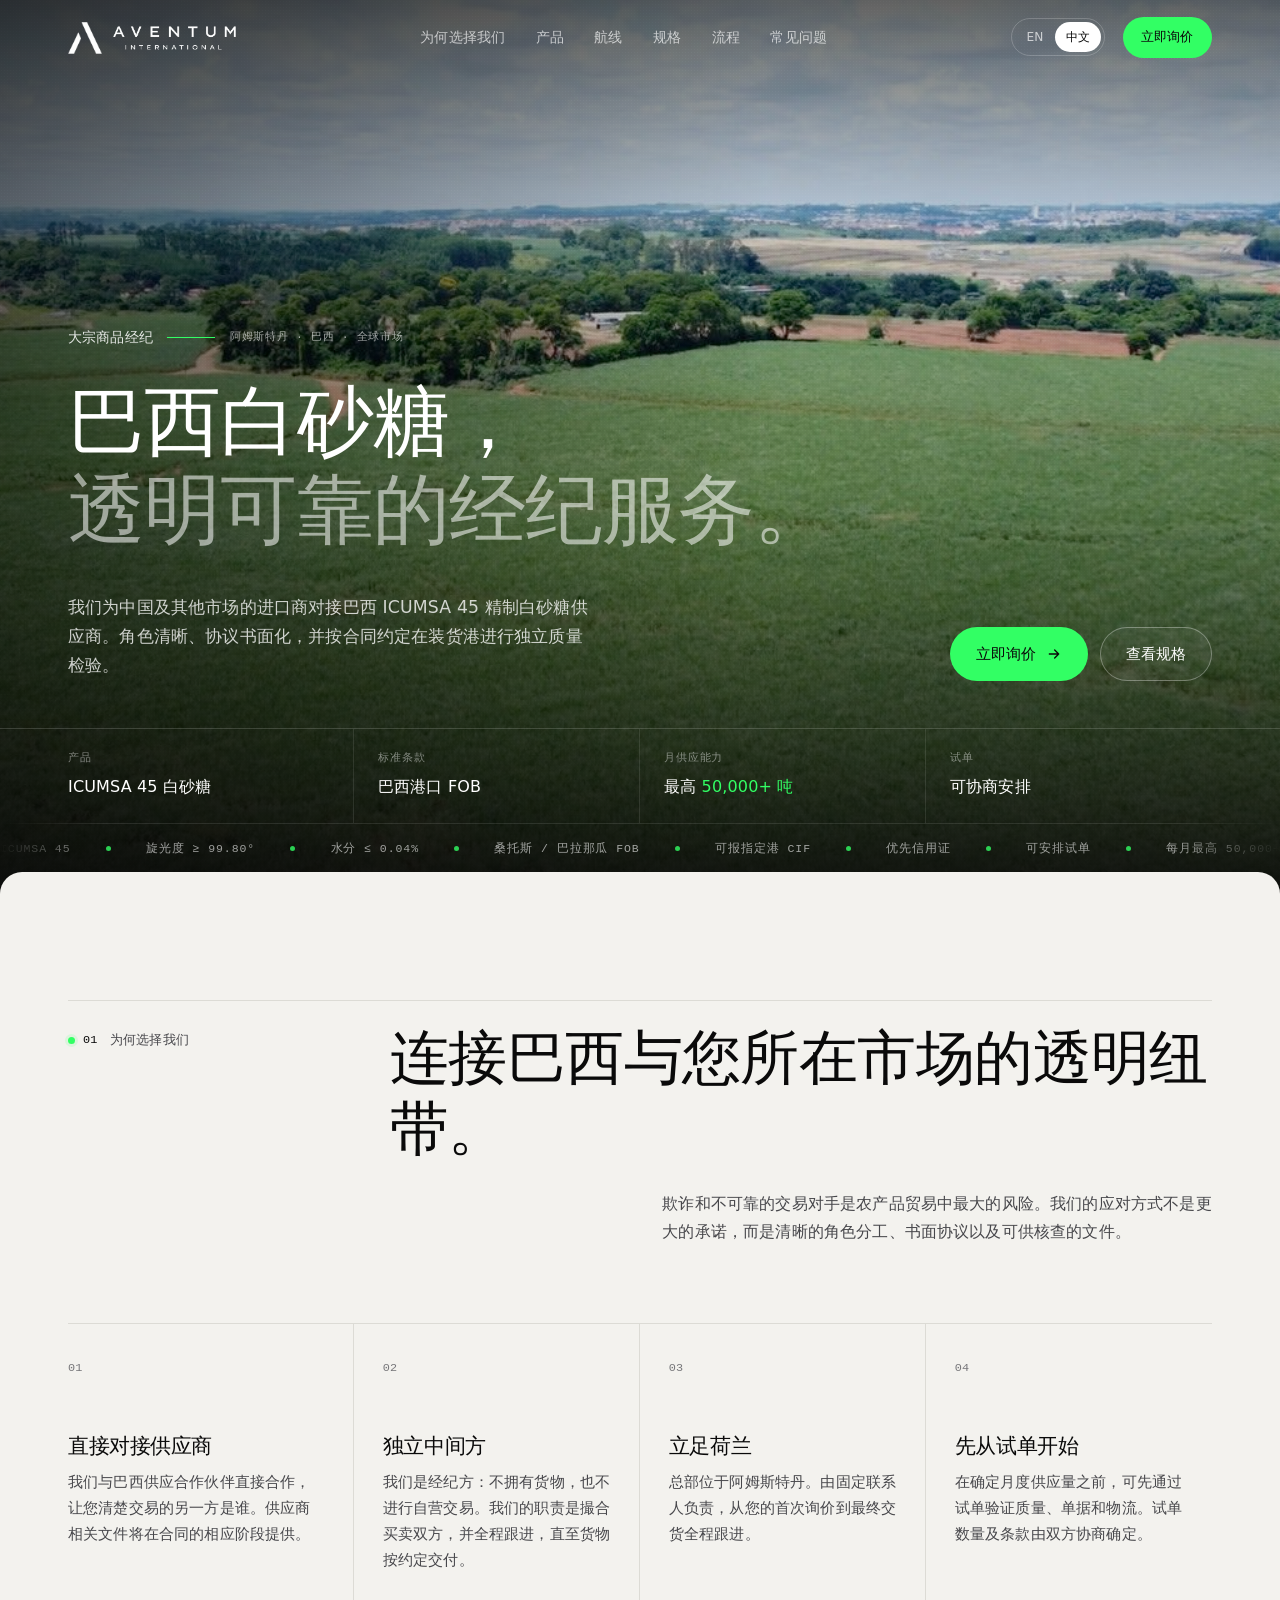
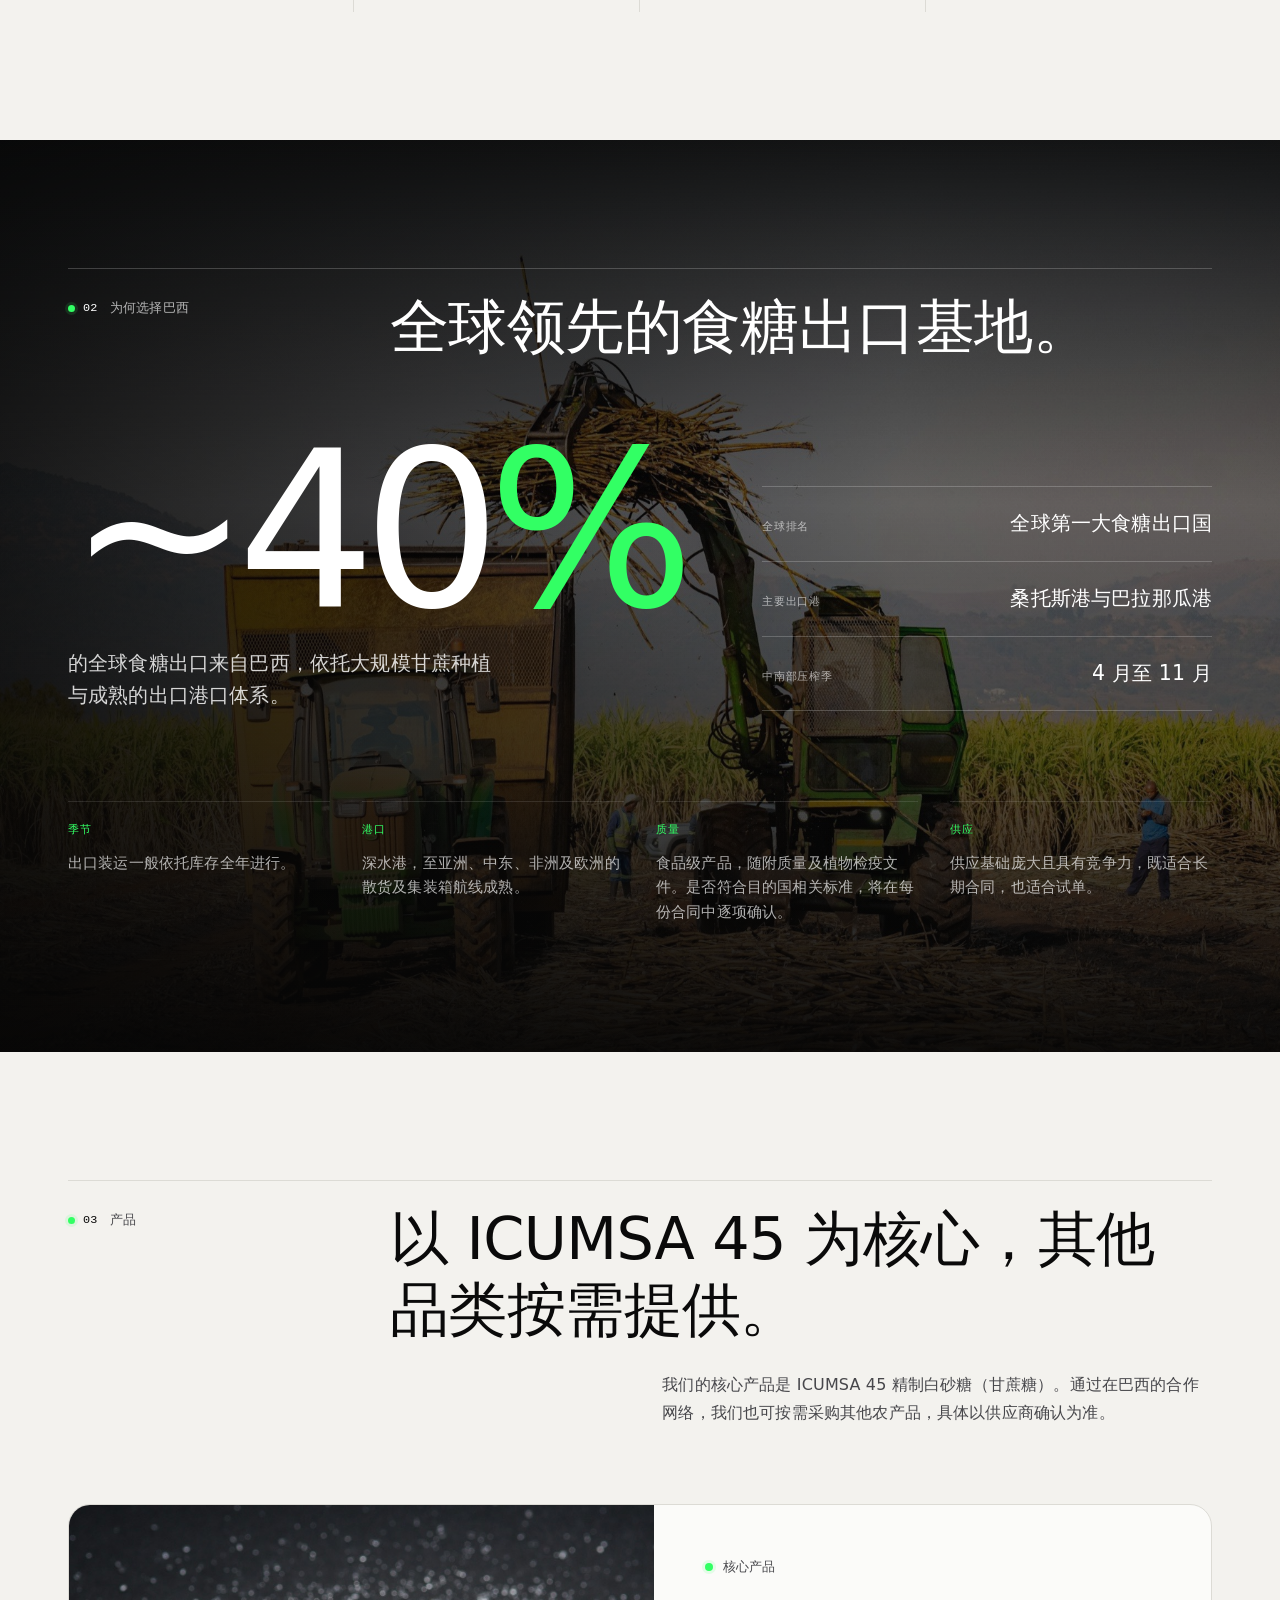
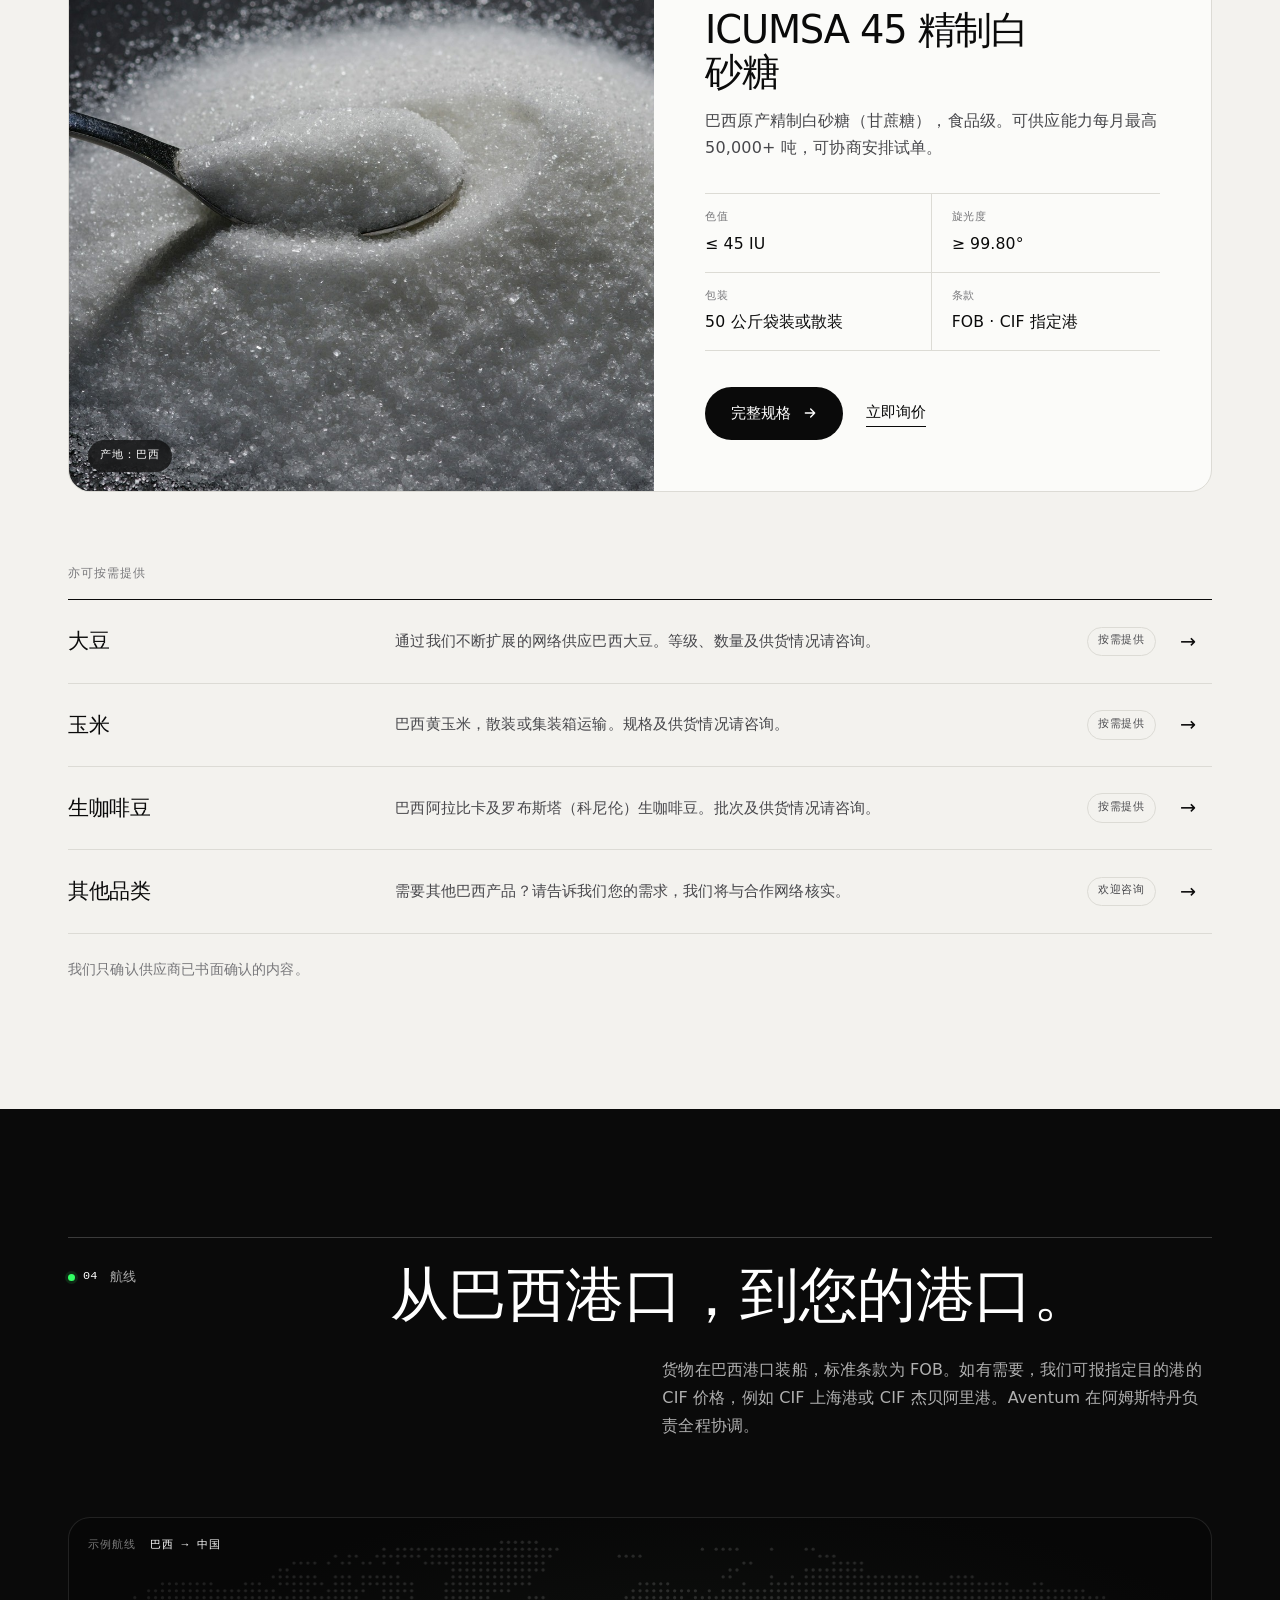
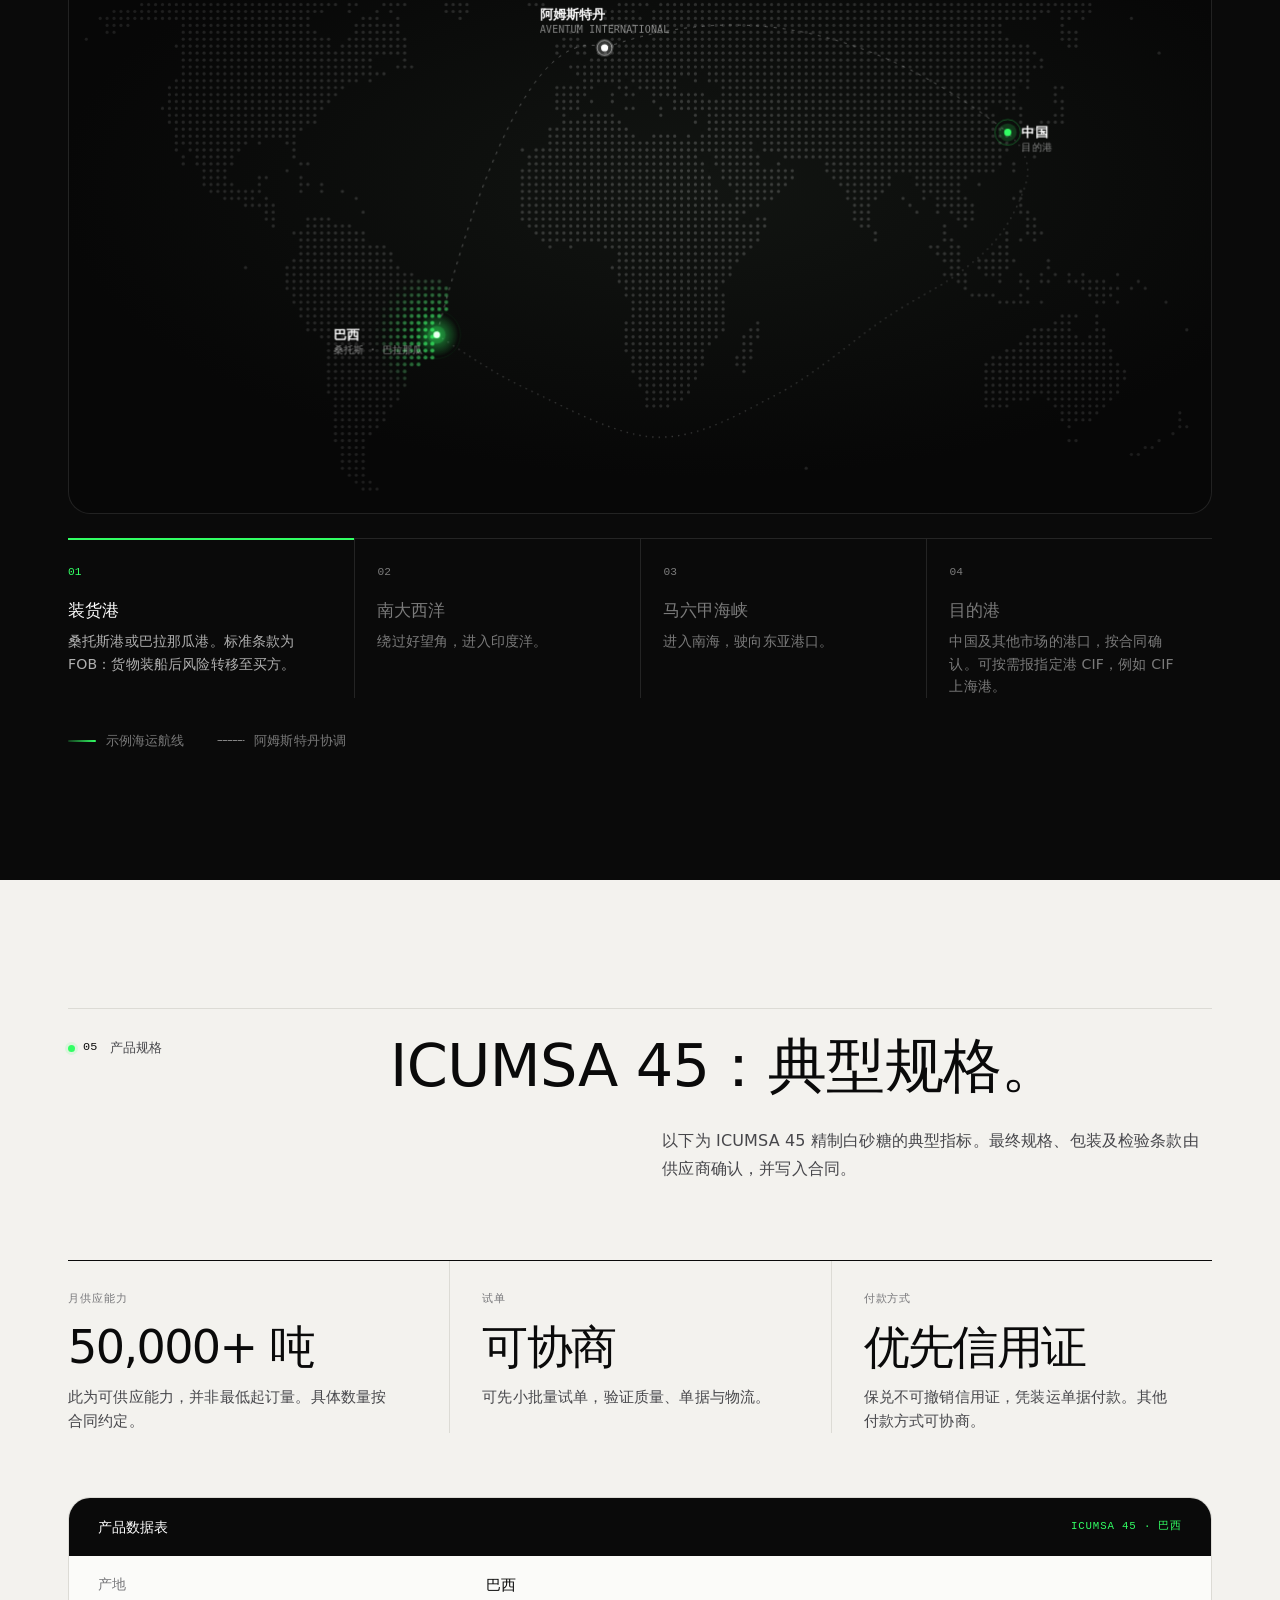
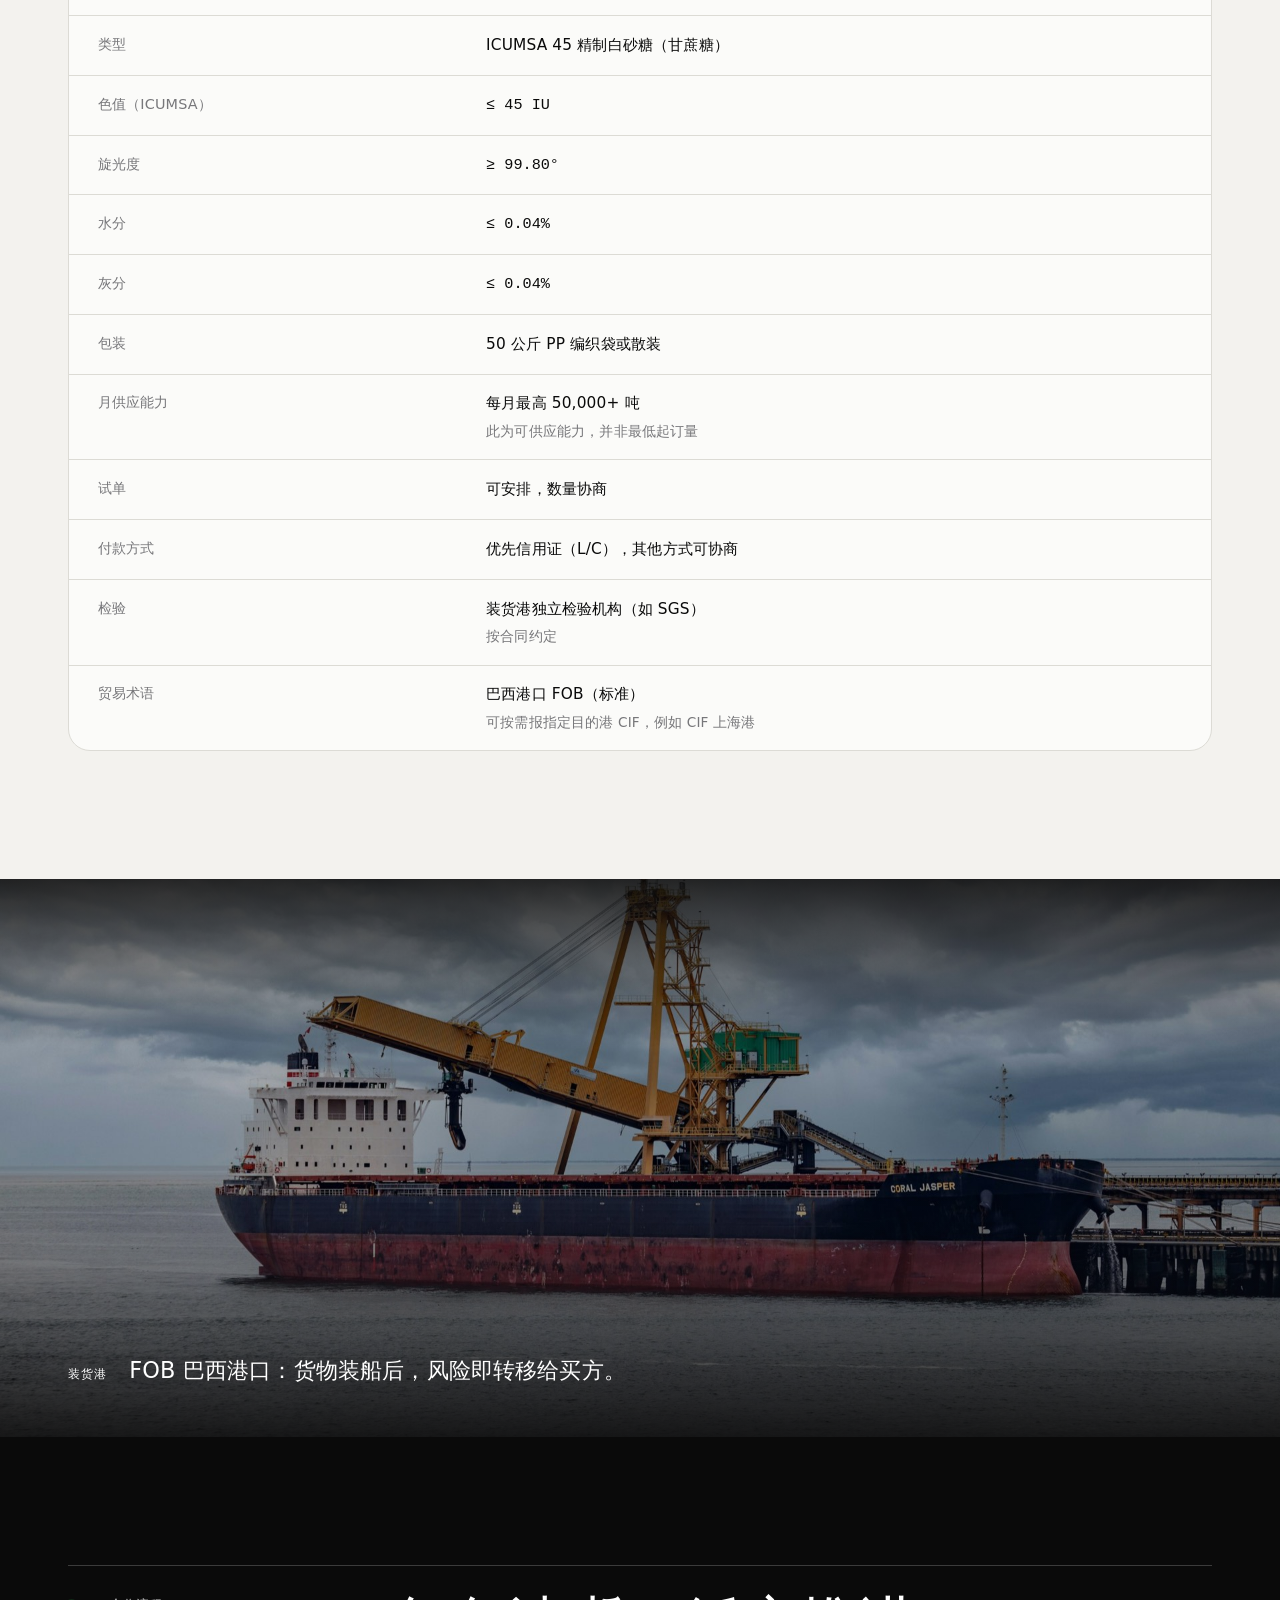
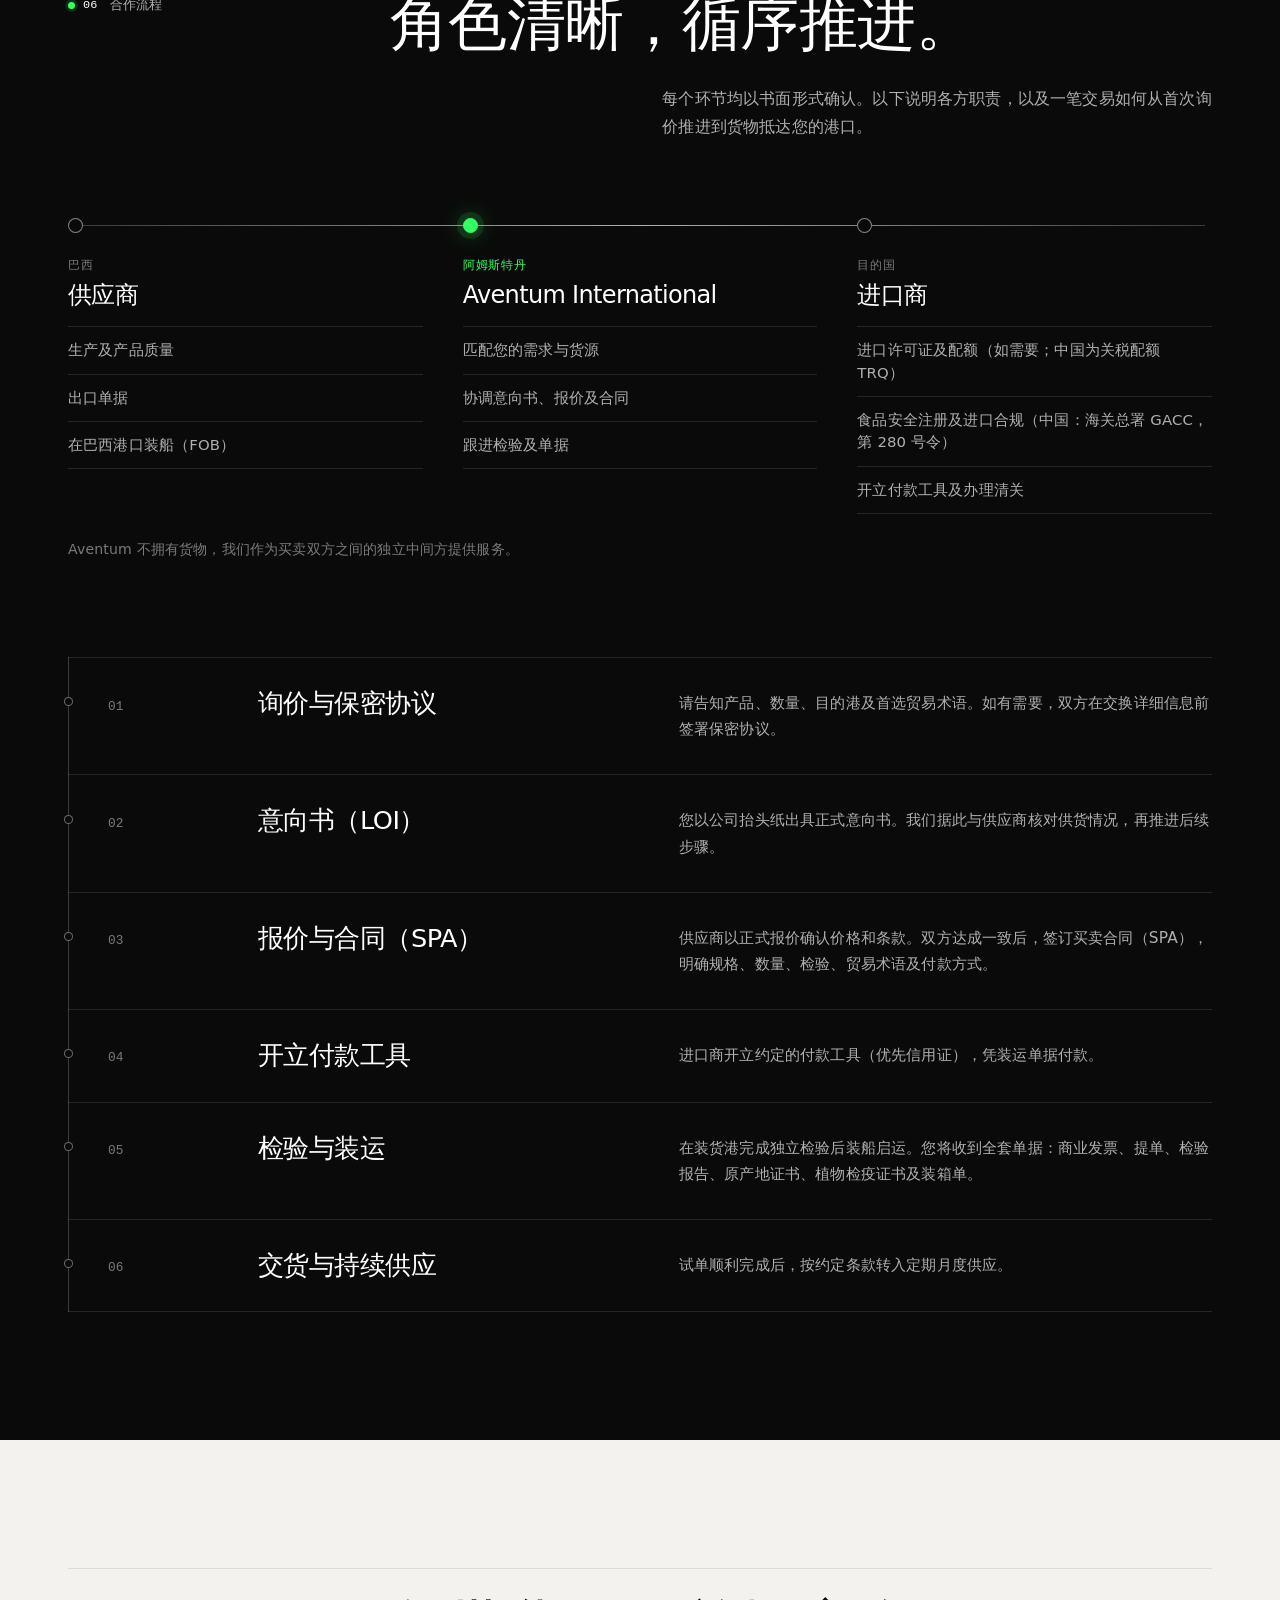
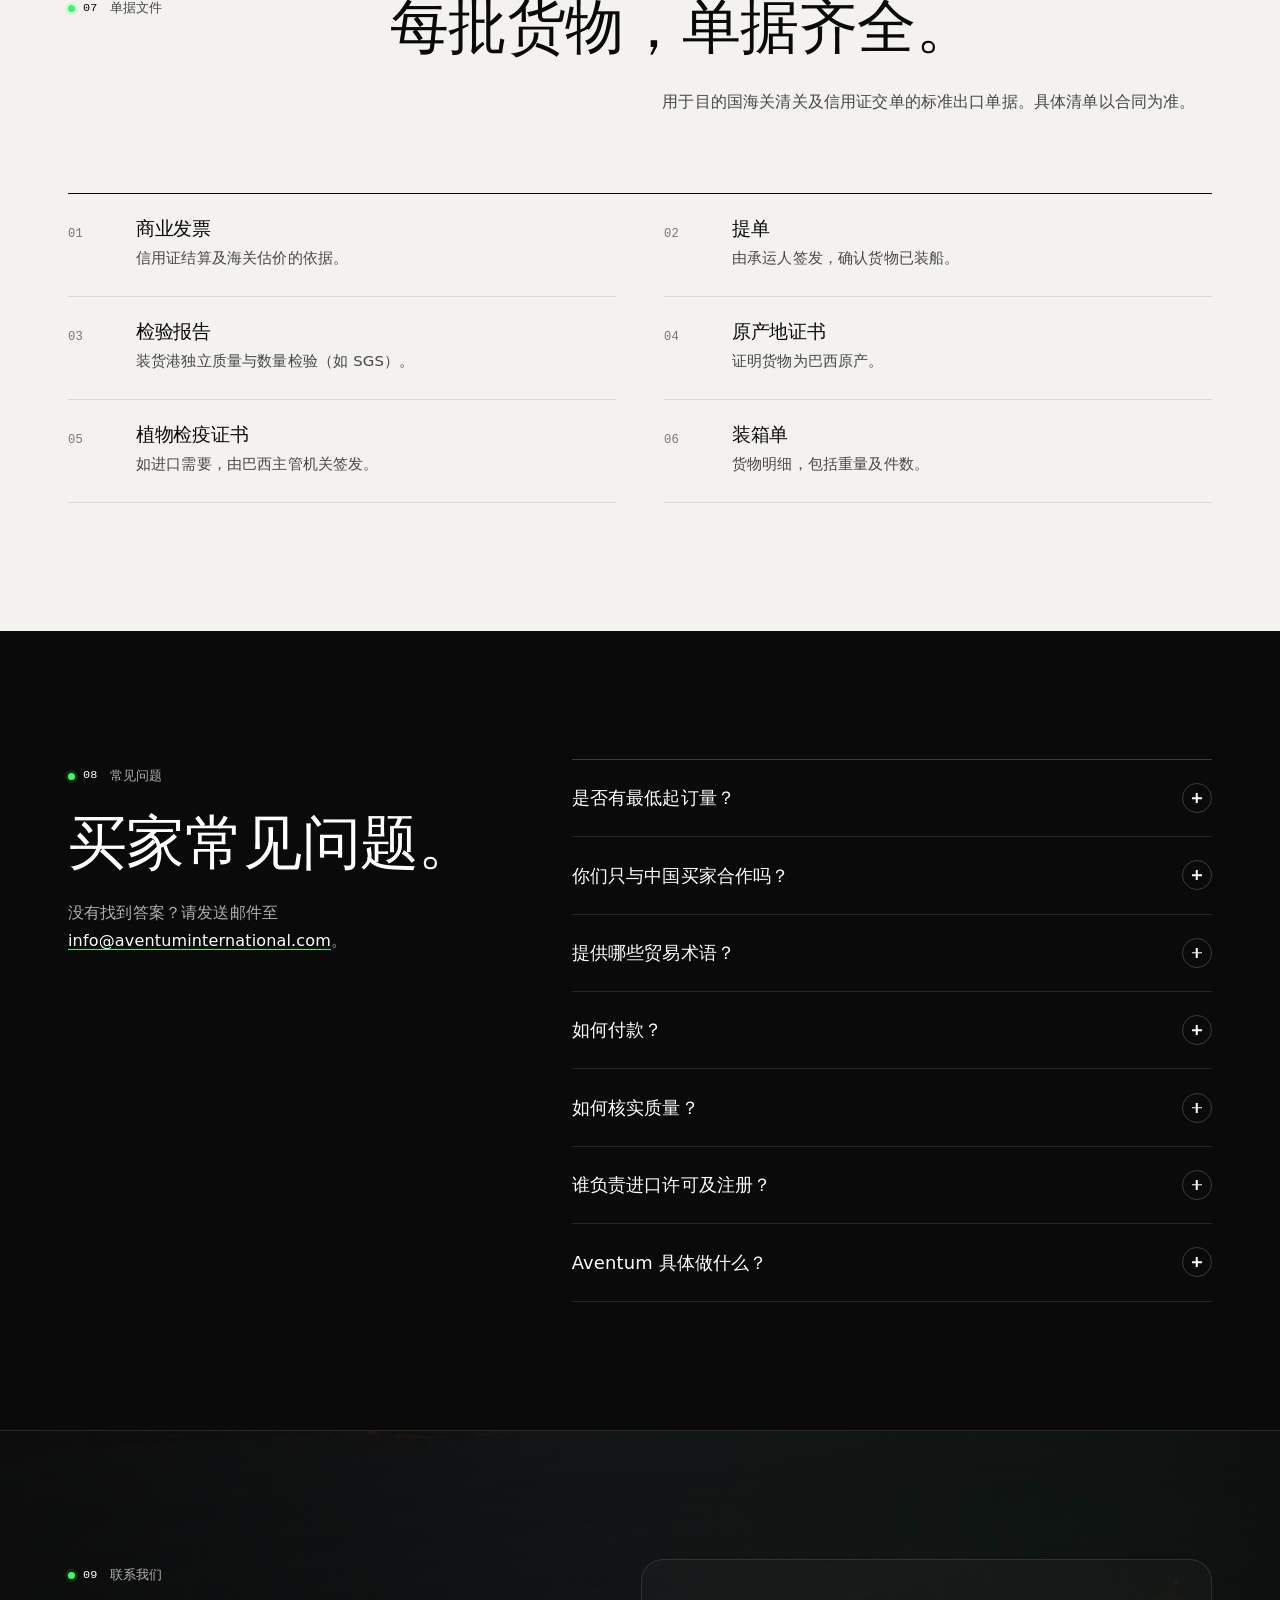
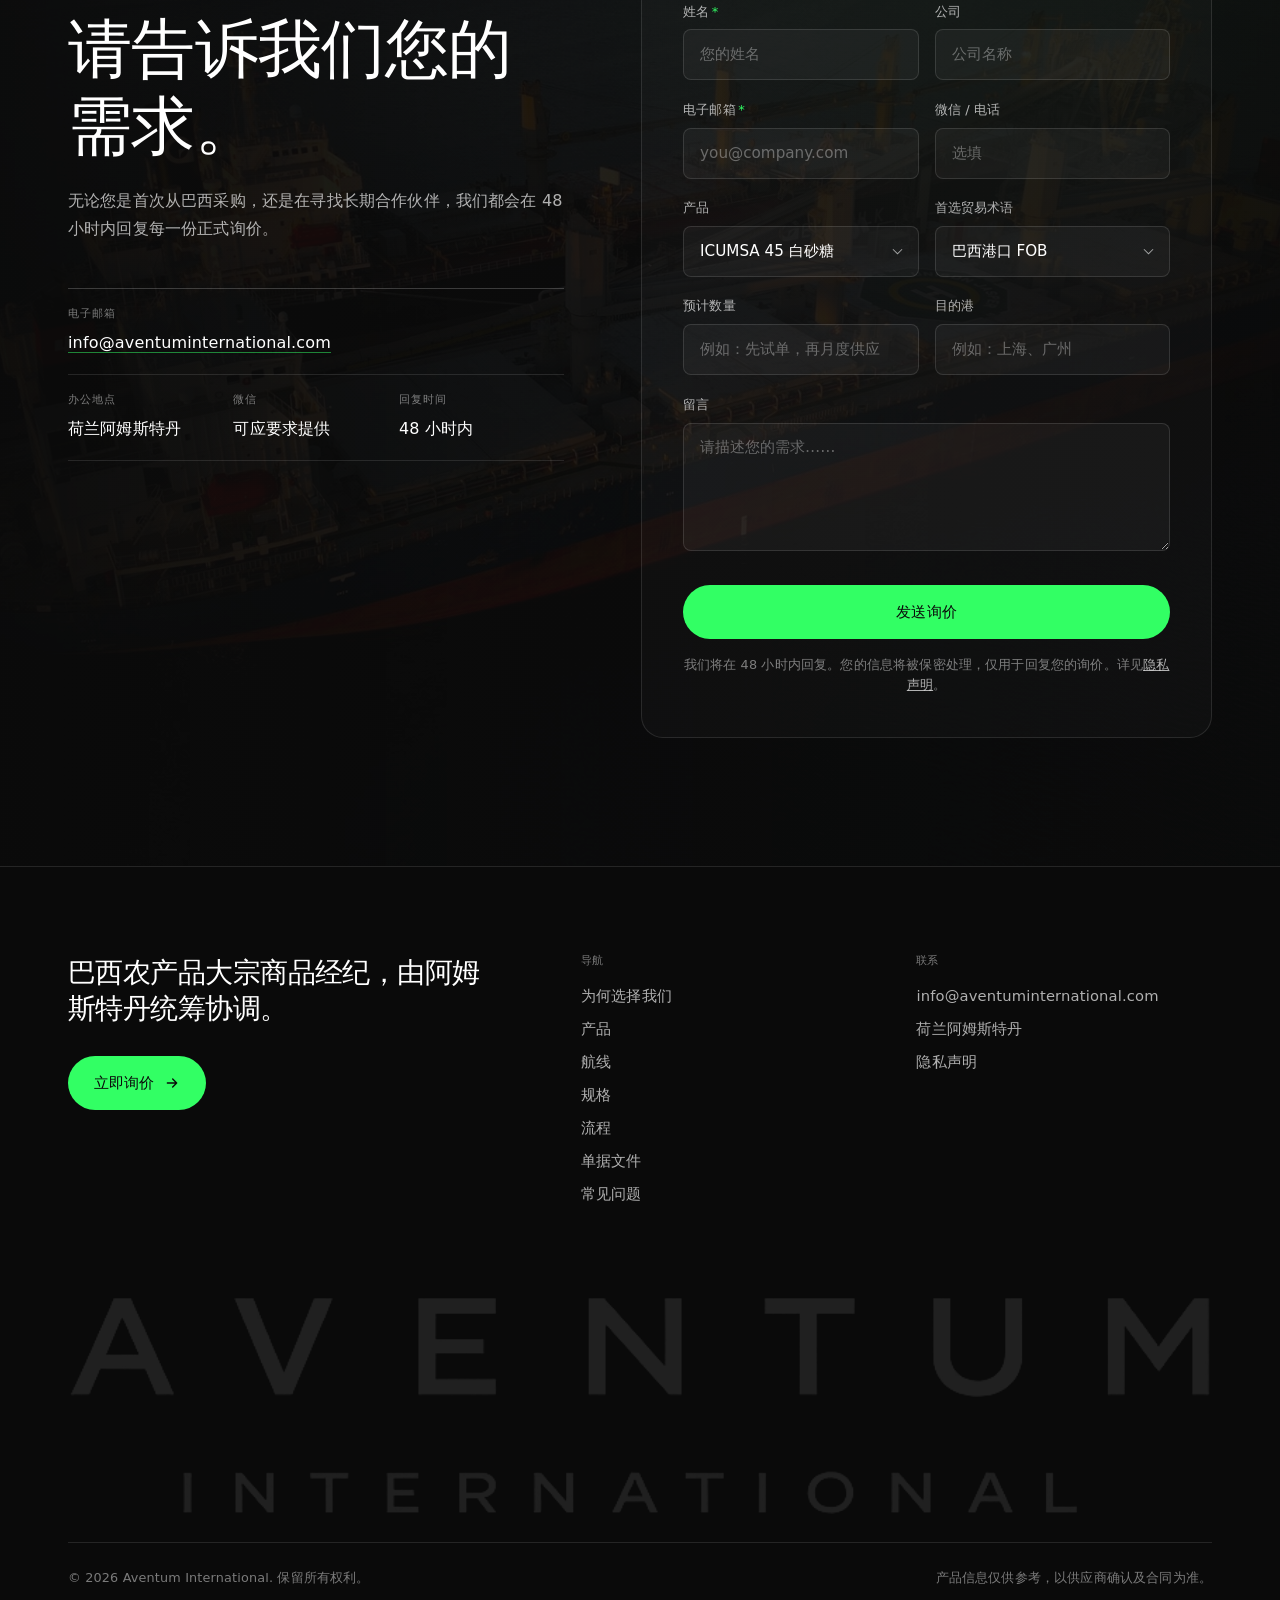
<file: zh/index.html>
<!DOCTYPE html>
<!-- Generated by tools/build.py from index.html. Do not edit by hand. -->
<html lang="zh-CN" data-lang-lock>
<head>
<meta charset="UTF-8">
<meta name="viewport" content="width=device-width, initial-scale=1">
<title>巴西白砂糖 ICUMSA 45 供应 · 巴西食糖进口经纪 | Aventum International</title>
<meta name="description" content="Aventum International 总部位于荷兰阿姆斯特丹，为中国及其他市场的进口商对接巴西 ICUMSA 45 精制白砂糖供应商。标准条款为巴西港口 FOB，可按需报指定目的港 CIF（如 CIF 上海港），可安排试单。">
<meta name="keywords" content="巴西白糖,巴西白砂糖,ICUMSA 45,ICUMSA45白糖,巴西食糖进口,精制白砂糖,白糖进口,食糖贸易,巴西糖供应商,巴西港口FOB,CIF上海港,大宗商品经纪">
<meta http-equiv="Cache-Control" content="no-transform">
<meta http-equiv="Cache-Control" content="no-siteapp">
<meta name="applicable-device" content="pc,mobile">
<meta name="theme-color" content="#0a0a0a">
<meta name="robots" content="index, follow">
<link rel="canonical" href="https://aventuminternational.com/zh/">
<link rel="alternate" hreflang="en" href="https://aventuminternational.com/">
<link rel="alternate" hreflang="zh-CN" href="https://aventuminternational.com/zh/">
<link rel="alternate" hreflang="x-default" href="https://aventuminternational.com/">

<meta property="og:type" content="website">
<meta property="og:site_name" content="Aventum International">
<meta property="og:url" content="https://aventuminternational.com/zh/">
<meta property="og:title" content="巴西白砂糖 ICUMSA 45 供应 · 巴西食糖进口经纪 | Aventum International">
<meta property="og:description" content="Aventum International 总部位于荷兰阿姆斯特丹，为中国及其他市场的进口商对接巴西 ICUMSA 45 精制白砂糖供应商。标准条款为巴西港口 FOB，可按需报指定目的港 CIF（如 CIF 上海港），可安排试单。">
<meta property="og:image" content="https://aventuminternational.com/og-image.png">
<meta property="og:image:width" content="1200">
<meta property="og:image:height" content="630">
<meta property="og:image:alt" content="Aventum International: Brazilian sugar, brokered with clarity">
<meta property="og:locale" content="zh_CN">
<meta property="og:locale:alternate" content="en_US">
<meta name="twitter:card" content="summary_large_image">
<meta name="twitter:title" content="巴西白砂糖 ICUMSA 45 供应 · 巴西食糖进口经纪 | Aventum International">
<meta name="twitter:description" content="Aventum International 总部位于荷兰阿姆斯特丹，为中国及其他市场的进口商对接巴西 ICUMSA 45 精制白砂糖供应商。标准条款为巴西港口 FOB，可按需报指定目的港 CIF（如 CIF 上海港），可安排试单。">
<meta name="twitter:image" content="https://aventuminternational.com/og-image.png">

<link rel="icon" type="image/png" href="/favicon.png">
<link rel="apple-touch-icon" href="/apple-touch-icon.png">
<link rel="preload" href="/hero-poster.jpg" as="image" fetchpriority="high">

<link rel="stylesheet" href="/styles.css?v=3fd7880f">
<script src="/lang-init.js?v=16438702"></script>

<script type="application/ld+json">
{
  "@context": "https://schema.org",
  "@type": "Organization",
  "name": "Aventum International",
  "url": "https://aventuminternational.com/",
  "logo": "https://aventuminternational.com/logo.png",
  "image": "https://aventuminternational.com/og-image.png",
  "email": "info@aventuminternational.com",
  "description": "Amsterdam-based brokerage connecting Brazilian suppliers of Icumsa 45 white refined sugar and other agricultural commodities with importers in China and other markets.",
  "address": {
    "@type": "PostalAddress",
    "addressLocality": "Amsterdam",
    "addressCountry": "NL"
  },
  "contactPoint": {
    "@type": "ContactPoint",
    "contactType": "sales",
    "email": "info@aventuminternational.com",
    "availableLanguage": ["English"]
  }
}
</script>
<!-- faq-jsonld:start -->
<script type="application/ld+json">
{
  "@context": "https://schema.org",
  "@type": "FAQPage",
  "mainEntity": []
}
</script>
<!-- faq-jsonld:end -->
</head>
<body data-title-cn="巴西白砂糖 ICUMSA 45 供应 · 巴西食糖进口经纪 | Aventum International" data-description-cn="Aventum International 总部位于荷兰阿姆斯特丹，为中国及其他市场的进口商对接巴西 ICUMSA 45 精制白砂糖供应商。标准条款为巴西港口 FOB，可按需报指定目的港 CIF（如 CIF 上海港），可安排试单。">
<a class="skip-link" href="#main"><span class="lang-cn">跳至正文</span></a>

<header class="site-header" id="site-header">
  <div class="header-inner">
    <a class="brand" href="#top" aria-label="Aventum International，返回顶部">
      <img class="brand-mark" src="/logo-mark.png" width="188" height="177" alt="">
      <img class="brand-word" src="/logo-word.png" width="813" height="159" alt="">
    </a>

    <nav class="main-nav" aria-label="主导航">
      <ul>
        <li><a href="#why"><span class="lang-cn">为何选择我们</span></a></li>
        <li><a href="#products"><span class="lang-cn">产品</span></a></li>
        <li><a href="#route"><span class="lang-cn">航线</span></a></li>
        <li><a href="#spec"><span class="lang-cn">规格</span></a></li>
        <li><a href="#process"><span class="lang-cn">流程</span></a></li>
        <li><a href="#faq"><span class="lang-cn">常见问题</span></a></li>
      </ul>
    </nav>

    <div class="header-actions">
      <div class="lang-switch" role="group" aria-label="Language / 语言">
        <button type="button" class="lang-btn" data-lang="en" aria-pressed="false" lang="en" aria-label="English">EN</button>
        <button type="button" class="lang-btn" data-lang="cn" aria-pressed="true" lang="zh-CN" aria-label="中文（简体）">中文</button>
      </div>
      <a class="btn btn-primary header-cta" href="#contact"><span class="lang-cn">立即询价</span></a>
      <button type="button" class="menu-toggle" id="menu-toggle" aria-expanded="false" aria-controls="mobile-menu" data-aria-en="Open menu" data-aria-cn="打开菜单" aria-label="打开菜单"><span></span></button>
    </div>
  </div>
</header>

<div class="mobile-menu" id="mobile-menu" hidden>
  <nav aria-label="移动导航">
    <ul>
      <li><a href="#why"><span class="lang-cn">为何选择我们</span></a></li>
      <li><a href="#products"><span class="lang-cn">产品</span></a></li>
      <li><a href="#route"><span class="lang-cn">航线</span></a></li>
      <li><a href="#spec"><span class="lang-cn">规格</span></a></li>
      <li><a href="#process"><span class="lang-cn">流程</span></a></li>
      <li><a href="#documents"><span class="lang-cn">单据文件</span></a></li>
      <li><a href="#faq"><span class="lang-cn">常见问题</span></a></li>
    </ul>
    <a class="btn btn-primary" href="#contact"><span class="lang-cn">立即询价</span></a>
  </nav>
</div>

<main id="main">

<!-- ============ HERO ============ -->
<section class="hero" id="top" aria-labelledby="hero-title">
  <div class="hero-media" id="hero-media" aria-hidden="true" data-sources="/hero-video-1.mp4,/hero-video-2.mp4">
    <video class="hero-video is-active" muted playsinline webkit-playsinline preload="none" poster="/hero-poster.jpg" tabindex="-1"></video>
    <video class="hero-video" muted playsinline webkit-playsinline preload="none" tabindex="-1"></video>
  </div>

  <div class="wrap hero-content">
    <p class="hero-kicker hero-anim d1">
      <span class="lang-cn">大宗商品经纪</span>
      <span class="kicker-line" aria-hidden="true"></span>
      <span class="mono"><span class="lang-cn">阿姆斯特丹 · 巴西 · 全球市场</span></span>
    </p>
    <h1 id="hero-title" class="hero-anim d2">
      
      <span class="lang-cn">巴西白砂糖，<em>透明可靠的经纪服务。</em></span>
    </h1>
    <div class="hero-bottom">
      <p class="hero-sub hero-anim d3">
        
        <span class="lang-cn">我们为中国及其他市场的进口商对接巴西 ICUMSA 45 精制白砂糖供应商。角色清晰、协议书面化，并按合同约定在装货港进行独立质量检验。</span>
      </p>
      <div class="hero-cta hero-anim d4">
        <a href="#contact" class="btn btn-primary"><span class="lang-cn">立即询价</span><svg viewBox="0 0 24 24" fill="none" stroke="currentColor" stroke-width="2" stroke-linecap="round" stroke-linejoin="round" aria-hidden="true"><path d="M5 12h14M13 6l6 6-6 6"/></svg></a>
        <a href="#spec" class="btn btn-ghost"><span class="lang-cn">查看规格</span></a>
      </div>
    </div>
  </div>

  <div class="hero-bar hero-anim d4">
    <div class="wrap">
      <dl>
        <div><dt><span class="lang-cn">产品</span></dt><dd><span class="lang-cn">ICUMSA 45 白砂糖</span></dd></div>
        <div><dt><span class="lang-cn">标准条款</span></dt><dd><span class="lang-cn">巴西港口 FOB</span></dd></div>
        <div><dt><span class="lang-cn">月供应能力</span></dt><dd><span class="lang-cn">最高 <strong>50,000+ 吨</strong></span></dd></div>
        <div><dt><span class="lang-cn">试单</span></dt><dd><span class="lang-cn">可协商安排</span></dd></div>
      </dl>
    </div>
  </div>

  <div class="ticker" aria-hidden="true">
    <div class="ticker-track">
      <ul class="ticker-list">
        <li>ICUMSA 45</li>
        <li><span class="lang-cn">旋光度 ≥ 99.80°</span></li>
        <li><span class="lang-cn">水分 ≤ 0.04%</span></li>
        <li><span class="lang-cn">桑托斯 / 巴拉那瓜 FOB</span></li>
        <li><span class="lang-cn">可报指定港 CIF</span></li>
        <li><span class="lang-cn">优先信用证</span></li>
        <li><span class="lang-cn">可安排试单</span></li>
        <li><span class="lang-cn">每月最高 50,000+ 吨</span></li>
      </ul>
      <ul class="ticker-list">
        <li>ICUMSA 45</li>
        <li><span class="lang-cn">旋光度 ≥ 99.80°</span></li>
        <li><span class="lang-cn">水分 ≤ 0.04%</span></li>
        <li><span class="lang-cn">桑托斯 / 巴拉那瓜 FOB</span></li>
        <li><span class="lang-cn">可报指定港 CIF</span></li>
        <li><span class="lang-cn">优先信用证</span></li>
        <li><span class="lang-cn">可安排试单</span></li>
        <li><span class="lang-cn">每月最高 50,000+ 吨</span></li>
      </ul>
    </div>
  </div>
</section>

<!-- ============ WHY AVENTUM ============ -->
<section class="section section-light" id="why" aria-labelledby="why-title">
  <div class="wrap">
    <div class="sec-head">
      <p class="sec-label reveal"><span class="sec-idx">01</span><span class="lang-cn">为何选择我们</span></p>
      <div class="sec-title">
        <h2 id="why-title" class="reveal"><span class="lang-cn">连接巴西与您所在市场的透明纽带。</span></h2>
        <p class="lead reveal d1"><span class="lang-cn">欺诈和不可靠的交易对手是农产品贸易中最大的风险。我们的应对方式不是更大的承诺，而是清晰的角色分工、书面协议以及可供核查的文件。</span></p>
      </div>
    </div>

    <ol class="pillars">
      <li class="pillar reveal">
        <span class="pillar-idx">01</span>
        <h3><span class="lang-cn">直接对接供应商</span></h3>
        <p><span class="lang-cn">我们与巴西供应合作伙伴直接合作，让您清楚交易的另一方是谁。供应商相关文件将在合同的相应阶段提供。</span></p>
      </li>
      <li class="pillar reveal d1">
        <span class="pillar-idx">02</span>
        <h3><span class="lang-cn">独立中间方</span></h3>
        <p><span class="lang-cn">我们是经纪方：不拥有货物，也不进行自营交易。我们的职责是撮合买卖双方，并全程跟进，直至货物按约定交付。</span></p>
      </li>
      <li class="pillar reveal d2">
        <span class="pillar-idx">03</span>
        <h3><span class="lang-cn">立足荷兰</span></h3>
        <p><span class="lang-cn">总部位于阿姆斯特丹。由固定联系人负责，从您的首次询价到最终交货全程跟进。</span></p>
      </li>
      <li class="pillar reveal d3">
        <span class="pillar-idx">04</span>
        <h3><span class="lang-cn">先从试单开始</span></h3>
        <p><span class="lang-cn">在确定月度供应量之前，可先通过试单验证质量、单据和物流。试单数量及条款由双方协商确定。</span></p>
      </li>
    </ol>
  </div>
</section>

<!-- ============ WHY BRAZIL ============ -->
<section class="section section-image" id="brazil" aria-labelledby="brazil-title">
  <img class="section-bg" src="/img-harvest.jpg" width="1920" height="1280" alt="" loading="lazy" decoding="async">
  <div class="wrap">
    <div class="sec-head">
      <p class="sec-label reveal"><span class="sec-idx">02</span><span class="lang-cn">为何选择巴西</span></p>
      <div class="sec-title">
        <h2 id="brazil-title" class="reveal"><span class="lang-cn">全球领先的食糖出口基地。</span></h2>
      </div>
    </div>

    <div class="brazil-grid">
      <div class="bigstat reveal">
        <p class="bigstat-num">~<span data-count="40">40</span><span class="pct">%</span></p>
        <p class="bigstat-label"><span class="lang-cn">的全球食糖出口来自巴西，依托大规模甘蔗种植与成熟的出口港口体系。</span></p>
      </div>
      <dl class="stat-rows">
        <div class="reveal d1"><dt><span class="lang-cn">全球排名</span></dt><dd><span class="lang-cn">全球第一大食糖出口国</span></dd></div>
        <div class="reveal d2"><dt><span class="lang-cn">主要出口港</span></dt><dd><span class="lang-cn">桑托斯港与巴拉那瓜港</span></dd></div>
        <div class="reveal d3"><dt><span class="lang-cn">中南部压榨季</span></dt><dd><span class="lang-cn">4 月至 11 月</span></dd></div>
      </dl>
    </div>

    <ul class="notes">
      <li class="reveal"><span class="note-label"><span class="lang-cn">季节</span></span><p><span class="lang-cn">出口装运一般依托库存全年进行。</span></p></li>
      <li class="reveal d1"><span class="note-label"><span class="lang-cn">港口</span></span><p><span class="lang-cn">深水港，至亚洲、中东、非洲及欧洲的散货及集装箱航线成熟。</span></p></li>
      <li class="reveal d2"><span class="note-label"><span class="lang-cn">质量</span></span><p><span class="lang-cn">食品级产品，随附质量及植物检疫文件。是否符合目的国相关标准，将在每份合同中逐项确认。</span></p></li>
      <li class="reveal d3"><span class="note-label"><span class="lang-cn">供应</span></span><p><span class="lang-cn">供应基础庞大且具有竞争力，既适合长期合同，也适合试单。</span></p></li>
    </ul>
  </div>
</section>

<!-- ============ PRODUCTS ============ -->
<section class="section section-light" id="products" aria-labelledby="products-title">
  <div class="wrap">
    <div class="sec-head">
      <p class="sec-label reveal"><span class="sec-idx">03</span><span class="lang-cn">产品</span></p>
      <div class="sec-title">
        <h2 id="products-title" class="reveal"><span class="lang-cn">以 ICUMSA 45 为核心，其他品类按需提供。</span></h2>
        <p class="lead reveal d1"><span class="lang-cn">我们的核心产品是 ICUMSA 45 精制白砂糖（甘蔗糖）。通过在巴西的合作网络，我们也可按需采购其他农产品，具体以供应商确认为准。</span></p>
      </div>
    </div>

    <article class="feature reveal">
      <div class="feature-media">
        <img src="/img-sugar.jpg" width="1600" height="1064" loading="lazy" decoding="async" alt="白砂糖" data-alt-en="White crystal sugar" data-alt-cn="白砂糖">
        <span class="feature-tag mono"><span class="lang-cn">产地：巴西</span></span>
      </div>
      <div class="feature-body">
        <p class="feature-kicker"><span class="dot" aria-hidden="true"></span><span class="lang-cn">核心产品</span></p>
        <h3><span class="lang-cn">ICUMSA 45 精制白砂糖</span></h3>
        <p><span class="lang-cn">巴西原产精制白砂糖（甘蔗糖），食品级。可供应能力每月最高 50,000+ 吨，可协商安排试单。</span></p>
        <dl class="mini-spec">
          <div><dt><span class="lang-cn">色值</span></dt><dd>≤ 45 IU</dd></div>
          <div><dt><span class="lang-cn">旋光度</span></dt><dd>≥ 99.80°</dd></div>
          <div><dt><span class="lang-cn">包装</span></dt><dd><span class="lang-cn">50 公斤袋装或散装</span></dd></div>
          <div><dt><span class="lang-cn">条款</span></dt><dd><span class="lang-cn">FOB · CIF 指定港</span></dd></div>
        </dl>
        <div class="feature-cta">
          <a class="btn btn-dark" href="#spec"><span class="lang-cn">完整规格</span><svg viewBox="0 0 24 24" fill="none" stroke="currentColor" stroke-width="2" stroke-linecap="round" stroke-linejoin="round" aria-hidden="true"><path d="M5 12h14M13 6l6 6-6 6"/></svg></a>
          <a class="text-link" href="#contact" data-product="Icumsa 45 sugar"><span class="lang-cn">立即询价</span></a>
        </div>
      </div>
    </article>

    <div class="more">
      <p class="more-label reveal"><span class="lang-cn">亦可按需提供</span></p>
      <ul class="more-list">
        <li class="reveal"><a href="#contact" data-product="Soybeans">
          <span class="more-name"><span class="lang-cn">大豆</span></span>
          <span class="more-desc"><span class="lang-cn">通过我们不断扩展的网络供应巴西大豆。等级、数量及供货情况请咨询。</span></span>
          <span class="more-tag"><span class="lang-cn">按需提供</span></span>
          <span class="more-arrow" aria-hidden="true">→</span>
        </a></li>
        <li class="reveal"><a href="#contact" data-product="Maize / corn">
          <span class="more-name"><span class="lang-cn">玉米</span></span>
          <span class="more-desc"><span class="lang-cn">巴西黄玉米，散装或集装箱运输。规格及供货情况请咨询。</span></span>
          <span class="more-tag"><span class="lang-cn">按需提供</span></span>
          <span class="more-arrow" aria-hidden="true">→</span>
        </a></li>
        <li class="reveal"><a href="#contact" data-product="Green coffee">
          <span class="more-name"><span class="lang-cn">生咖啡豆</span></span>
          <span class="more-desc"><span class="lang-cn">巴西阿拉比卡及罗布斯塔（科尼伦）生咖啡豆。批次及供货情况请咨询。</span></span>
          <span class="more-tag"><span class="lang-cn">按需提供</span></span>
          <span class="more-arrow" aria-hidden="true">→</span>
        </a></li>
        <li class="reveal"><a href="#contact" data-product="Other">
          <span class="more-name"><span class="lang-cn">其他品类</span></span>
          <span class="more-desc"><span class="lang-cn">需要其他巴西产品？请告诉我们您的需求，我们将与合作网络核实。</span></span>
          <span class="more-tag"><span class="lang-cn">欢迎咨询</span></span>
          <span class="more-arrow" aria-hidden="true">→</span>
        </a></li>
      </ul>
      <p class="products-note reveal"><span class="lang-cn">我们只确认供应商已书面确认的内容。</span></p>
    </div>
  </div>
</section>

<!-- ============ ROUTE ============ -->
<section class="section section-dark" id="route" aria-labelledby="route-title">
  <div class="wrap">
    <div class="sec-head">
      <p class="sec-label reveal"><span class="sec-idx">04</span><span class="lang-cn">航线</span></p>
      <div class="sec-title">
        <h2 id="route-title" class="reveal"><span class="lang-cn">从巴西港口，到您的港口。</span></h2>
        <p class="lead reveal d1"><span class="lang-cn">货物在巴西港口装船，标准条款为 FOB。如有需要，我们可报指定目的港的 CIF 价格，例如 CIF 上海港或 CIF 杰贝阿里港。Aventum 在阿姆斯特丹负责全程协调。</span></p>
      </div>
    </div>

    <figure class="voyage reveal">
      <div class="map-frame" id="map-frame">
        <picture>
          <source srcset="/world-map.webp" type="image/webp">
          <img class="map-img" id="map-img" src="/world-map.png" width="1661" height="866" decoding="async" alt="世界地图：显示从巴西到中国的示例海运航线，由阿姆斯特丹协调" data-alt-en="World map showing an example sea route from Brazil to China, coordinated from Amsterdam" data-alt-cn="世界地图：显示从巴西到中国的示例海运航线，由阿姆斯特丹协调">
        </picture>
        <canvas id="map-canvas" aria-hidden="true"></canvas>
        <div class="map-hud" aria-hidden="true">
          <span class="mono"><span class="lang-cn">示例航线</span></span>
          <span class="mono map-hud-route"><span class="lang-cn">巴西 → 中国</span></span>
        </div>
        <button type="button" class="map-replay" id="map-replay" data-aria-en="Replay animation" data-aria-cn="重新播放动画" aria-label="重新播放动画"><svg viewBox="0 0 24 24" aria-hidden="true"><path d="M3 12a9 9 0 1 0 9-9 9.75 9.75 0 0 0-6.74 2.74L3 8"/><path d="M3 3v5h5"/></svg></button>
      </div>
      <figcaption>
        <ol class="voyage-steps" id="voyage-steps">
          <li data-at="0">
            <span class="vs-idx">01</span>
            <strong><span class="lang-cn">装货港</span></strong>
            <span class="vs-desc"><span class="lang-cn">桑托斯港或巴拉那瓜港。标准条款为 FOB：货物装船后风险转移至买方。</span></span>
          </li>
          <li data-at="0.3">
            <span class="vs-idx">02</span>
            <strong><span class="lang-cn">南大西洋</span></strong>
            <span class="vs-desc"><span class="lang-cn">绕过好望角，进入印度洋。</span></span>
          </li>
          <li data-at="0.68">
            <span class="vs-idx">03</span>
            <strong><span class="lang-cn">马六甲海峡</span></strong>
            <span class="vs-desc"><span class="lang-cn">进入南海，驶向东亚港口。</span></span>
          </li>
          <li data-at="0.98">
            <span class="vs-idx">04</span>
            <strong><span class="lang-cn">目的港</span></strong>
            <span class="vs-desc"><span class="lang-cn">中国及其他市场的港口，按合同确认。可按需报指定港 CIF，例如 CIF 上海港。</span></span>
          </li>
        </ol>
        <ul class="map-legend">
          <li><span class="legend-line" aria-hidden="true"></span><span class="lang-cn">示例海运航线</span></li>
          <li><span class="legend-line coord" aria-hidden="true"></span><span class="lang-cn">阿姆斯特丹协调</span></li>
        </ul>
      </figcaption>
    </figure>
  </div>
</section>

<!-- ============ SPECIFICATION ============ -->
<section class="section section-light" id="spec" aria-labelledby="spec-title">
  <div class="wrap">
    <div class="sec-head">
      <p class="sec-label reveal"><span class="sec-idx">05</span><span class="lang-cn">产品规格</span></p>
      <div class="sec-title">
        <h2 id="spec-title" class="reveal"><span class="lang-cn">ICUMSA 45：典型规格。</span></h2>
        <p class="lead reveal d1"><span class="lang-cn">以下为 ICUMSA 45 精制白砂糖的典型指标。最终规格、包装及检验条款由供应商确认，并写入合同。</span></p>
      </div>
    </div>

    <div class="keyfigs">
      <div class="keyfig reveal">
        <p class="keyfig-label"><span class="lang-cn">月供应能力</span></p>
        <p class="keyfig-value"><span class="lang-cn">50,000+ 吨</span></p>
        <p class="keyfig-note"><span class="lang-cn">此为可供应能力，并非最低起订量。具体数量按合同约定。</span></p>
      </div>
      <div class="keyfig reveal d1">
        <p class="keyfig-label"><span class="lang-cn">试单</span></p>
        <p class="keyfig-value"><span class="lang-cn">可协商</span></p>
        <p class="keyfig-note"><span class="lang-cn">可先小批量试单，验证质量、单据与物流。</span></p>
      </div>
      <div class="keyfig reveal d2">
        <p class="keyfig-label"><span class="lang-cn">付款方式</span></p>
        <p class="keyfig-value"><span class="lang-cn">优先信用证</span></p>
        <p class="keyfig-note"><span class="lang-cn">保兑不可撤销信用证，凭装运单据付款。其他付款方式可协商。</span></p>
      </div>
    </div>

    <div class="datasheet reveal">
      <div class="datasheet-head">
        <span><span class="lang-cn">产品数据表</span></span>
        <span class="mono">ICUMSA 45 · <span class="lang-cn">巴西</span></span>
      </div>
      <table class="spec-table">
        <caption class="visually-hidden"><span class="lang-cn">ICUMSA 45 精制白砂糖典型规格</span></caption>
        <tbody>
          <tr><th scope="row"><span class="lang-cn">产地</span></th><td><span class="lang-cn">巴西</span></td></tr>
          <tr><th scope="row"><span class="lang-cn">类型</span></th><td><span class="lang-cn">ICUMSA 45 精制白砂糖（甘蔗糖）</span></td></tr>
          <tr><th scope="row"><span class="lang-cn">色值（ICUMSA）</span></th><td class="num">≤ 45 IU</td></tr>
          <tr><th scope="row"><span class="lang-cn">旋光度</span></th><td class="num">≥ 99.80°</td></tr>
          <tr><th scope="row"><span class="lang-cn">水分</span></th><td class="num">≤ 0.04%</td></tr>
          <tr><th scope="row"><span class="lang-cn">灰分</span></th><td class="num">≤ 0.04%</td></tr>
          <tr><th scope="row"><span class="lang-cn">包装</span></th><td><span class="lang-cn">50 公斤 PP 编织袋或散装</span></td></tr>
          <tr><th scope="row"><span class="lang-cn">月供应能力</span></th><td><span class="lang-cn">每月最高 50,000+ 吨</span><small><span class="lang-cn">此为可供应能力，并非最低起订量</span></small></td></tr>
          <tr><th scope="row"><span class="lang-cn">试单</span></th><td><span class="lang-cn">可安排，数量协商</span></td></tr>
          <tr><th scope="row"><span class="lang-cn">付款方式</span></th><td><span class="lang-cn">优先信用证（L/C），其他方式可协商</span></td></tr>
          <tr><th scope="row"><span class="lang-cn">检验</span></th><td><span class="lang-cn">装货港独立检验机构（如 SGS）</span><small><span class="lang-cn">按合同约定</span></small></td></tr>
          <tr><th scope="row"><span class="lang-cn">贸易术语</span></th><td><span class="lang-cn">巴西港口 FOB（标准）</span><small><span class="lang-cn">可按需报指定目的港 CIF，例如 CIF 上海港</span></small></td></tr>
        </tbody>
      </table>
    </div>
  </div>
</section>

<!-- ============ PHOTO BAND ============ -->
<figure class="photo-band">
  <img src="/img-loading.jpg" width="1920" height="1280" loading="lazy" decoding="async" alt="散货船在港口码头装货" data-alt-en="Bulk carrier being loaded at a port terminal" data-alt-cn="散货船在港口码头装货">
  <figcaption class="wrap">
    <span class="photo-band-label mono"><span class="lang-cn">装货港</span></span>
    <span class="photo-band-text"><span class="lang-cn">FOB 巴西港口：货物装船后，风险即转移给买方。</span></span>
  </figcaption>
</figure>

<!-- ============ PROCESS ============ -->
<section class="section section-dark" id="process" aria-labelledby="process-title">
  <div class="wrap">
    <div class="sec-head">
      <p class="sec-label reveal"><span class="sec-idx">06</span><span class="lang-cn">合作流程</span></p>
      <div class="sec-title">
        <h2 id="process-title" class="reveal"><span class="lang-cn">角色清晰，循序推进。</span></h2>
        <p class="lead reveal d1"><span class="lang-cn">每个环节均以书面形式确认。以下说明各方职责，以及一笔交易如何从首次询价推进到货物抵达您的港口。</span></p>
      </div>
    </div>

    <div class="flow reveal">
      <article class="flow-node">
        <span class="flow-dot" aria-hidden="true"></span>
        <p class="flow-place mono"><span class="lang-cn">巴西</span></p>
        <h3><span class="lang-cn">供应商</span></h3>
        <ul>
          <li><span class="lang-cn">生产及产品质量</span></li>
          <li><span class="lang-cn">出口单据</span></li>
          <li><span class="lang-cn">在巴西港口装船（FOB）</span></li>
        </ul>
      </article>
      <article class="flow-node is-us">
        <span class="flow-dot" aria-hidden="true"></span>
        <p class="flow-place mono"><span class="lang-cn">阿姆斯特丹</span></p>
        <h3>Aventum International</h3>
        <ul>
          <li><span class="lang-cn">匹配您的需求与货源</span></li>
          <li><span class="lang-cn">协调意向书、报价及合同</span></li>
          <li><span class="lang-cn">跟进检验及单据</span></li>
        </ul>
      </article>
      <article class="flow-node">
        <span class="flow-dot" aria-hidden="true"></span>
        <p class="flow-place mono"><span class="lang-cn">目的国</span></p>
        <h3><span class="lang-cn">进口商</span></h3>
        <ul>
          <li><span class="lang-cn">进口许可证及配额（如需要；中国为关税配额 TRQ）</span></li>
          <li><span class="lang-cn">食品安全注册及进口合规（中国：海关总署 GACC，第 280 号令）</span></li>
          <li><span class="lang-cn">开立付款工具及办理清关</span></li>
        </ul>
      </article>
    </div>
    <p class="role-note reveal"><span class="lang-cn">Aventum 不拥有货物，我们作为买卖双方之间的独立中间方提供服务。</span></p>

    <ol class="timeline" id="timeline">
      <li class="tl-step reveal">
        <span class="tl-idx">01</span>
        <h3><span class="lang-cn">询价与保密协议</span></h3>
        <p><span class="lang-cn">请告知产品、数量、目的港及首选贸易术语。如有需要，双方在交换详细信息前签署保密协议。</span></p>
      </li>
      <li class="tl-step reveal">
        <span class="tl-idx">02</span>
        <h3><span class="lang-cn">意向书（LOI）</span></h3>
        <p><span class="lang-cn">您以公司抬头纸出具正式意向书。我们据此与供应商核对供货情况，再推进后续步骤。</span></p>
      </li>
      <li class="tl-step reveal">
        <span class="tl-idx">03</span>
        <h3><span class="lang-cn">报价与合同（SPA）</span></h3>
        <p><span class="lang-cn">供应商以正式报价确认价格和条款。双方达成一致后，签订买卖合同（SPA），明确规格、数量、检验、贸易术语及付款方式。</span></p>
      </li>
      <li class="tl-step reveal">
        <span class="tl-idx">04</span>
        <h3><span class="lang-cn">开立付款工具</span></h3>
        <p><span class="lang-cn">进口商开立约定的付款工具（优先信用证），凭装运单据付款。</span></p>
      </li>
      <li class="tl-step reveal">
        <span class="tl-idx">05</span>
        <h3><span class="lang-cn">检验与装运</span></h3>
        <p><span class="lang-cn">在装货港完成独立检验后装船启运。您将收到全套单据：商业发票、提单、检验报告、原产地证书、植物检疫证书及装箱单。</span></p>
      </li>
      <li class="tl-step reveal">
        <span class="tl-idx">06</span>
        <h3><span class="lang-cn">交货与持续供应</span></h3>
        <p><span class="lang-cn">试单顺利完成后，按约定条款转入定期月度供应。</span></p>
      </li>
    </ol>
  </div>
</section>

<!-- ============ DOCUMENTS ============ -->
<section class="section section-light" id="documents" aria-labelledby="docs-title">
  <div class="wrap">
    <div class="sec-head">
      <p class="sec-label reveal"><span class="sec-idx">07</span><span class="lang-cn">单据文件</span></p>
      <div class="sec-title">
        <h2 id="docs-title" class="reveal"><span class="lang-cn">每批货物，单据齐全。</span></h2>
        <p class="lead reveal d1"><span class="lang-cn">用于目的国海关清关及信用证交单的标准出口单据。具体清单以合同为准。</span></p>
      </div>
    </div>

    <ol class="doclist">
      <li class="reveal"><span class="doc-idx">01</span><div><h3><span class="lang-cn">商业发票</span></h3><p><span class="lang-cn">信用证结算及海关估价的依据。</span></p></div></li>
      <li class="reveal d1"><span class="doc-idx">02</span><div><h3><span class="lang-cn">提单</span></h3><p><span class="lang-cn">由承运人签发，确认货物已装船。</span></p></div></li>
      <li class="reveal"><span class="doc-idx">03</span><div><h3><span class="lang-cn">检验报告</span></h3><p><span class="lang-cn">装货港独立质量与数量检验（如 SGS）。</span></p></div></li>
      <li class="reveal d1"><span class="doc-idx">04</span><div><h3><span class="lang-cn">原产地证书</span></h3><p><span class="lang-cn">证明货物为巴西原产。</span></p></div></li>
      <li class="reveal"><span class="doc-idx">05</span><div><h3><span class="lang-cn">植物检疫证书</span></h3><p><span class="lang-cn">如进口需要，由巴西主管机关签发。</span></p></div></li>
      <li class="reveal d1"><span class="doc-idx">06</span><div><h3><span class="lang-cn">装箱单</span></h3><p><span class="lang-cn">货物明细，包括重量及件数。</span></p></div></li>
    </ol>
  </div>
</section>

<!-- ============ FAQ ============ -->
<section class="section section-dark" id="faq" aria-labelledby="faq-title">
  <div class="wrap faq-grid">
    <div class="faq-intro">
      <p class="sec-label reveal"><span class="sec-idx">08</span><span class="lang-cn">常见问题</span></p>
      <h2 id="faq-title" class="reveal"><span class="lang-cn">买家常见问题。</span></h2>
      <p class="lead reveal d1"><span class="lang-cn">没有找到答案？请发送邮件至 <a href="mailto:info@aventuminternational.com">info@aventuminternational.com</a>。</span></p>
    </div>
    <div class="faq-list">
      <details class="faq-item reveal">
        <summary><span class="lang-cn">是否有最低起订量？</span><span class="faq-icon" aria-hidden="true"></span></summary>
        <div class="faq-answer"><p><span class="lang-cn">没有固定的最低起订量。每月最高 50,000+ 吨是供应商的可供应能力，并非最低起订量。可安排试单，数量及条款由双方协商确定。</span></p></div>
      </details>
      <details class="faq-item reveal">
        <summary><span class="lang-cn">你们只与中国买家合作吗？</span><span class="faq-icon" aria-hidden="true"></span></summary>
        <div class="faq-answer"><p><span class="lang-cn">不是。中国是我们的主要市场，但我们也与其他国家和地区的进口商合作。请告知您的目的港，我们将与供应商核实可行方案。</span></p></div>
      </details>
      <details class="faq-item reveal">
        <summary><span class="lang-cn">提供哪些贸易术语？</span><span class="faq-icon" aria-hidden="true"></span></summary>
        <div class="faq-answer"><p><span class="lang-cn">标准条款为巴西港口 FOB。如有需要，我们可报指定目的港的 CIF 价格，例如 CIF 上海港。贸易术语以合同为准。</span></p></div>
      </details>
      <details class="faq-item reveal">
        <summary><span class="lang-cn">如何付款？</span><span class="faq-icon" aria-hidden="true"></span></summary>
        <div class="faq-answer"><p><span class="lang-cn">我们优先采用保兑不可撤销信用证，凭装运单据付款。其他付款方式可协商，并写入合同。</span></p></div>
      </details>
      <details class="faq-item reveal">
        <summary><span class="lang-cn">如何核实质量？</span><span class="faq-icon" aria-hidden="true"></span></summary>
        <div class="faq-answer"><p><span class="lang-cn">按合同约定，由独立检验机构（如 SGS）在装货港进行检验。检验报告将与其他装运单据一并提供给您。</span></p></div>
      </details>
      <details class="faq-item reveal">
        <summary><span class="lang-cn">谁负责进口许可及注册？</span><span class="faq-icon" aria-hidden="true"></span></summary>
        <div class="faq-answer"><p><span class="lang-cn">由进口商负责。视目的国而定，可能包括进口许可证、配额及食品安全注册；例如在中国，需办理关税配额（TRQ）并符合海关总署第 280 号令的要求。出口单据由供应商提供。</span></p></div>
      </details>
      <details class="faq-item reveal">
        <summary><span class="lang-cn">Aventum 具体做什么？</span><span class="faq-icon" aria-hidden="true"></span></summary>
        <div class="faq-answer"><p><span class="lang-cn">我们是总部位于阿姆斯特丹的独立经纪方，不拥有货物。我们负责将您的需求与货源匹配，协调意向书、报价及合同，并跟进检验与单据，直至交货。</span></p></div>
      </details>
    </div>
  </div>
</section>

<!-- ============ CONTACT ============ -->
<section class="section section-contact" id="contact" aria-labelledby="contact-title">
  <img class="contact-bg" src="/img-ships.jpg" width="1920" height="1080" alt="" loading="lazy" decoding="async">
  <div class="wrap contact-grid">
    <div class="contact-intro">
      <p class="sec-label reveal"><span class="sec-idx">09</span><span class="lang-cn">联系我们</span></p>
      <h2 id="contact-title" class="reveal"><span class="lang-cn">请告诉我们您的需求。</span></h2>
      <p class="lead reveal d1"><span class="lang-cn">无论您是首次从巴西采购，还是在寻找长期合作伙伴，我们都会在 48 小时内回复每一份正式询价。</span></p>
      <dl class="contact-list reveal d2">
        <div><dt><span class="lang-cn">电子邮箱</span></dt><dd><a href="mailto:info@aventuminternational.com">info@aventuminternational.com</a></dd></div>
        <div><dt><span class="lang-cn">办公地点</span></dt><dd><span class="lang-cn">荷兰阿姆斯特丹</span></dd></div>
        <div><dt><span class="lang-cn">微信</span></dt><dd><span class="lang-cn">可应要求提供</span></dd></div>
        <div><dt><span class="lang-cn">回复时间</span></dt><dd><span class="lang-cn">48 小时内</span></dd></div>
      </dl>
    </div>

    <form class="form-card reveal d1" id="contact-form" action="https://formspree.io/f/maqzpvgn" method="POST" novalidate>
      <input type="hidden" name="_subject" value="New enquiry via aventuminternational.com">
      <input type="hidden" name="language" id="f-language" value="zh-CN">
      <div class="hp" aria-hidden="true"><label for="f-gotcha">Leave empty</label><input type="text" id="f-gotcha" name="_gotcha" tabindex="-1" autocomplete="off"></div>

      <div class="form-row">
        <div class="field">
          <label for="f-name"><span class="lang-cn">姓名</span><span class="req" aria-hidden="true">*</span></label>
          <input type="text" id="f-name" name="name" autocomplete="name" required data-ph-en="Your name" data-ph-cn="您的姓名" placeholder="您的姓名">
        </div>
        <div class="field">
          <label for="f-company"><span class="lang-cn">公司</span></label>
          <input type="text" id="f-company" name="company" autocomplete="organization" data-ph-en="Company name" data-ph-cn="公司名称" placeholder="公司名称">
        </div>
      </div>
      <div class="form-row">
        <div class="field">
          <label for="f-email"><span class="lang-cn">电子邮箱</span><span class="req" aria-hidden="true">*</span></label>
          <input type="email" id="f-email" name="email" autocomplete="email" required placeholder="you@company.com">
        </div>
        <div class="field">
          <label for="f-wechat"><span class="lang-cn">微信 / 电话</span></label>
          <input type="text" id="f-wechat" name="wechat_phone" autocomplete="tel" data-ph-en="Optional" data-ph-cn="选填" placeholder="选填">
        </div>
      </div>
      <div class="form-row">
        <div class="field">
          <label for="f-product"><span class="lang-cn">产品</span></label>
          <div class="select-wrap">
            <select id="f-product" name="product_interest">
              <option value="Icumsa 45 sugar" data-en="Icumsa 45 sugar" data-cn="ICUMSA 45 白砂糖">ICUMSA 45 白砂糖</option>
              <option value="Soybeans" data-en="Soybeans" data-cn="大豆">大豆</option>
              <option value="Maize / corn" data-en="Maize / corn" data-cn="玉米">玉米</option>
              <option value="Green coffee" data-en="Green coffee" data-cn="生咖啡豆">生咖啡豆</option>
              <option value="Other" data-en="Other" data-cn="其他">其他</option>
            </select>
          </div>
        </div>
        <div class="field">
          <label for="f-incoterm"><span class="lang-cn">首选贸易术语</span></label>
          <div class="select-wrap">
            <select id="f-incoterm" name="incoterm">
              <option value="FOB Brazilian port" data-en="FOB Brazilian port" data-cn="巴西港口 FOB">巴西港口 FOB</option>
              <option value="CIF named destination port" data-en="CIF named destination port" data-cn="CIF 指定目的港">CIF 指定目的港</option>
              <option value="Not sure yet" data-en="Not sure yet" data-cn="尚未确定">尚未确定</option>
            </select>
          </div>
        </div>
      </div>
      <div class="form-row">
        <div class="field">
          <label for="f-volume"><span class="lang-cn">预计数量</span></label>
          <input type="text" id="f-volume" name="required_volume" data-ph-en="e.g. trial first, then monthly" data-ph-cn="例如：先试单，再月度供应" placeholder="例如：先试单，再月度供应">
        </div>
        <div class="field">
          <label for="f-port"><span class="lang-cn">目的港</span></label>
          <input type="text" id="f-port" name="destination_port" data-ph-en="e.g. Shanghai, Jebel Ali" data-ph-cn="例如：上海、广州" placeholder="例如：上海、广州">
        </div>
      </div>
      <div class="field">
        <label for="f-message"><span class="lang-cn">留言</span></label>
        <textarea id="f-message" name="message" data-ph-en="Describe your requirements…" data-ph-cn="请描述您的需求……" placeholder="请描述您的需求……"></textarea>
      </div>

      <button type="submit" class="btn btn-primary form-submit" id="form-submit"><span class="lang-cn">发送询价</span></button>
      <div class="form-status" id="form-status" role="status" aria-live="polite"></div>
      <p class="form-note"><span class="lang-cn">我们将在 48 小时内回复。您的信息将被保密处理，仅用于回复您的询价。详见<a href="/privacy.html?lang=zh">隐私声明</a>。</span></p>
    </form>
  </div>
</section>

</main>

<footer class="site-footer">
  <div class="wrap">
    <div class="footer-grid">
      <div class="footer-brand">
        <p class="footer-statement"><span class="lang-cn">巴西农产品大宗商品经纪，由阿姆斯特丹统筹协调。</span></p>
        <a class="btn btn-primary" href="#contact"><span class="lang-cn">立即询价</span><svg viewBox="0 0 24 24" fill="none" stroke="currentColor" stroke-width="2" stroke-linecap="round" stroke-linejoin="round" aria-hidden="true"><path d="M5 12h14M13 6l6 6-6 6"/></svg></a>
      </div>
      <div class="footer-col">
        <h2><span class="lang-cn">导航</span></h2>
        <ul>
          <li><a href="#why"><span class="lang-cn">为何选择我们</span></a></li>
          <li><a href="#products"><span class="lang-cn">产品</span></a></li>
          <li><a href="#route"><span class="lang-cn">航线</span></a></li>
          <li><a href="#spec"><span class="lang-cn">规格</span></a></li>
          <li><a href="#process"><span class="lang-cn">流程</span></a></li>
          <li><a href="#documents"><span class="lang-cn">单据文件</span></a></li>
          <li><a href="#faq"><span class="lang-cn">常见问题</span></a></li>
        </ul>
      </div>
      <div class="footer-col">
        <h2><span class="lang-cn">联系</span></h2>
        <ul>
          <li><a href="mailto:info@aventuminternational.com">info@aventuminternational.com</a></li>
          <li><span class="lang-cn">荷兰阿姆斯特丹</span></li>
          <li><a href="/privacy.html?lang=zh" data-href-cn="/privacy.html?lang=zh"><span class="lang-cn">隐私声明</span></a></li>
        </ul>
      </div>
    </div>
    <img class="footer-word" src="/logo-word.png" width="813" height="159" alt="" loading="lazy">
    <div class="footer-bottom">
      <span>© <span id="year">2026</span> Aventum International. <span class="lang-cn">保留所有权利。</span></span>
      <span class="lang-cn">产品信息仅供参考，以供应商确认及合同为准。</span>
    </div>
  </div>
</footer>

<button type="button" class="back-to-top" id="back-to-top" data-aria-en="Back to top" data-aria-cn="返回顶部" aria-label="返回顶部"><svg viewBox="0 0 24 24" aria-hidden="true"><path d="M18 15l-6-6-6 6"/></svg></button>

<script src="/main.js?v=977d7148" defer></script>
</body>
</html>
</file>
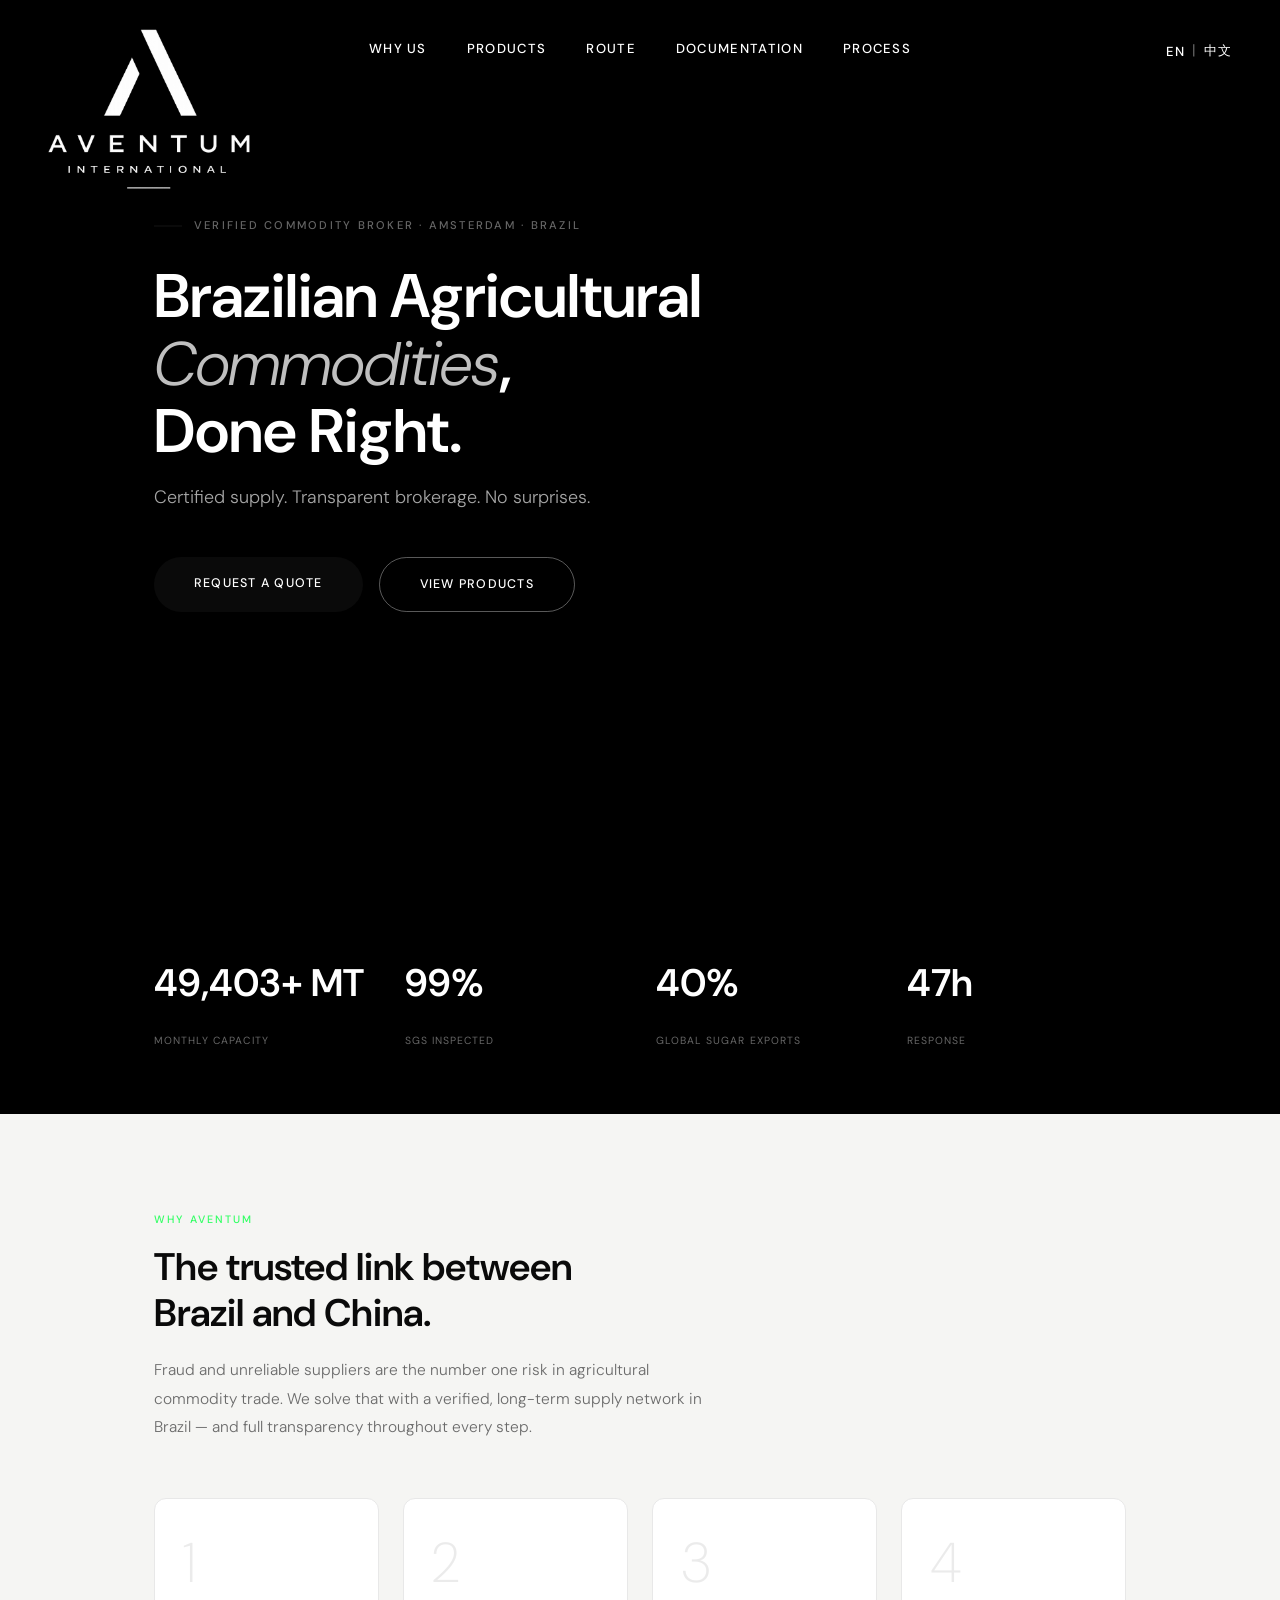
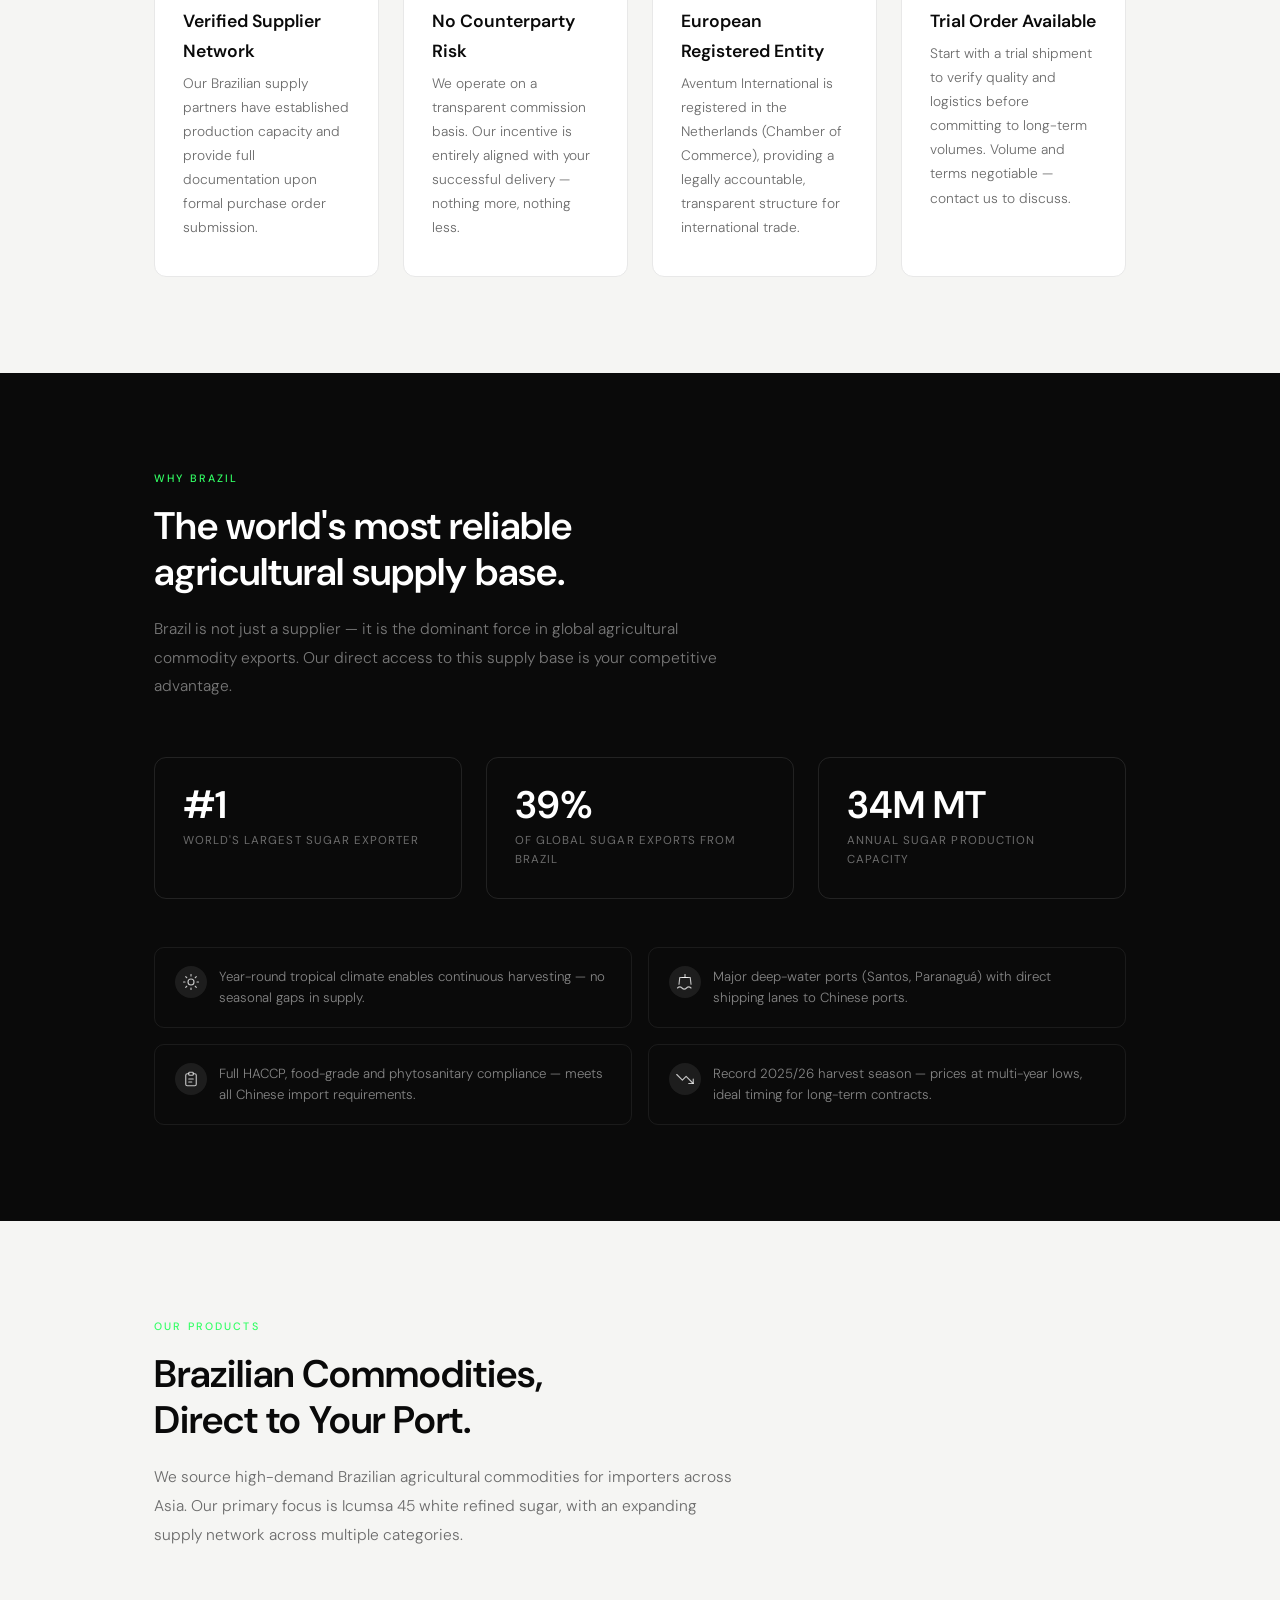
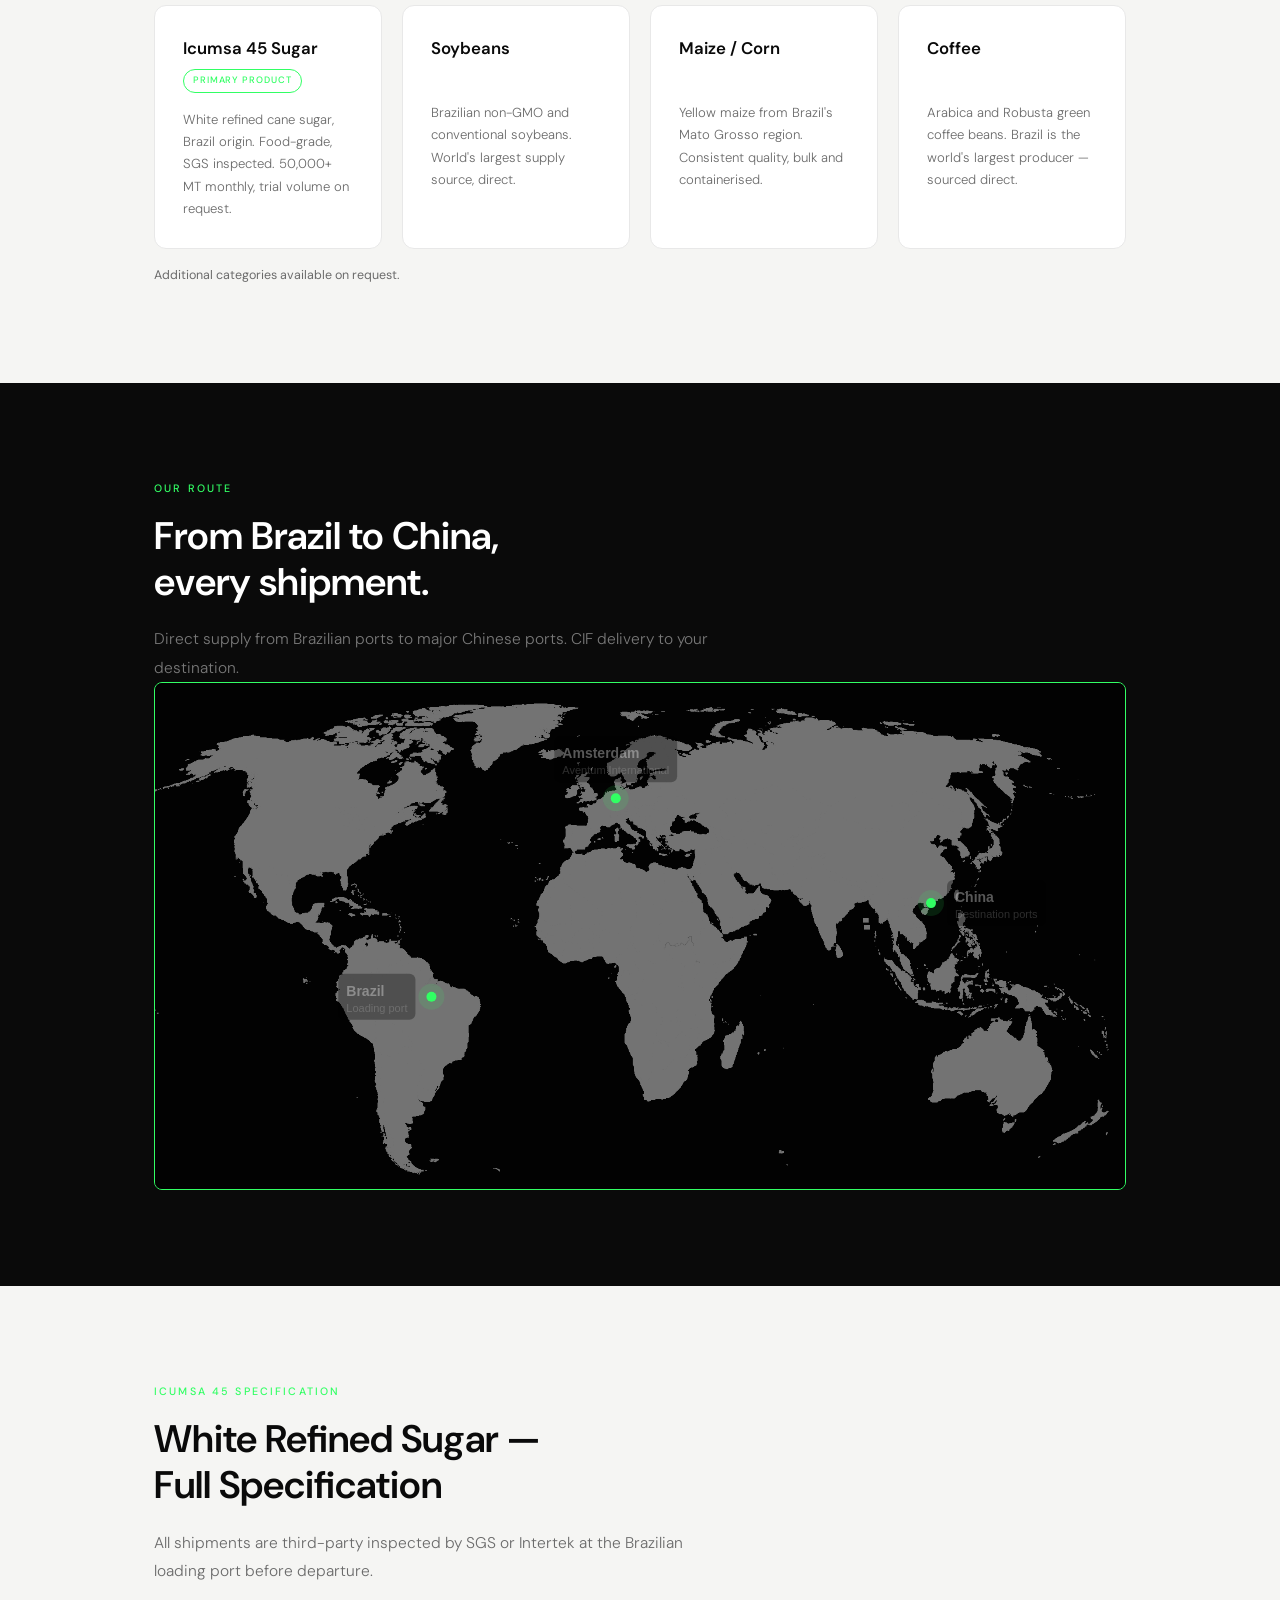
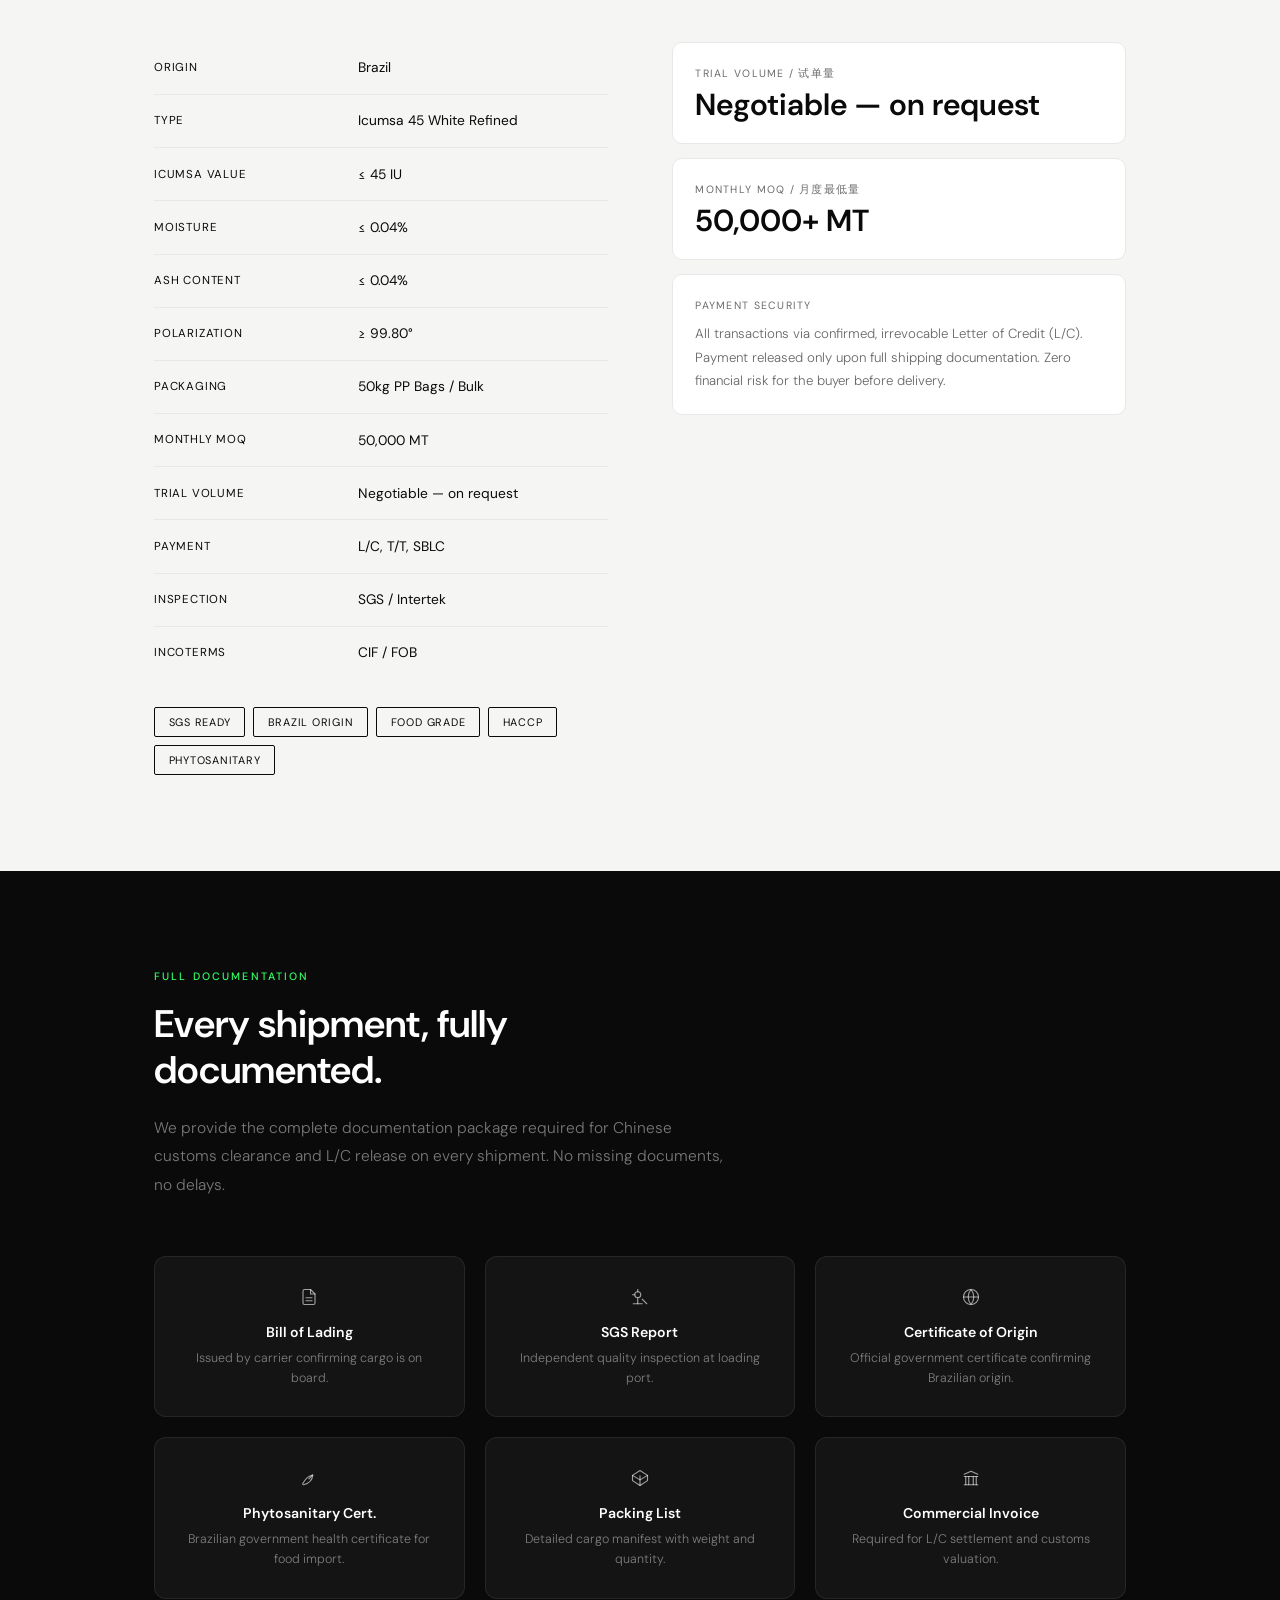
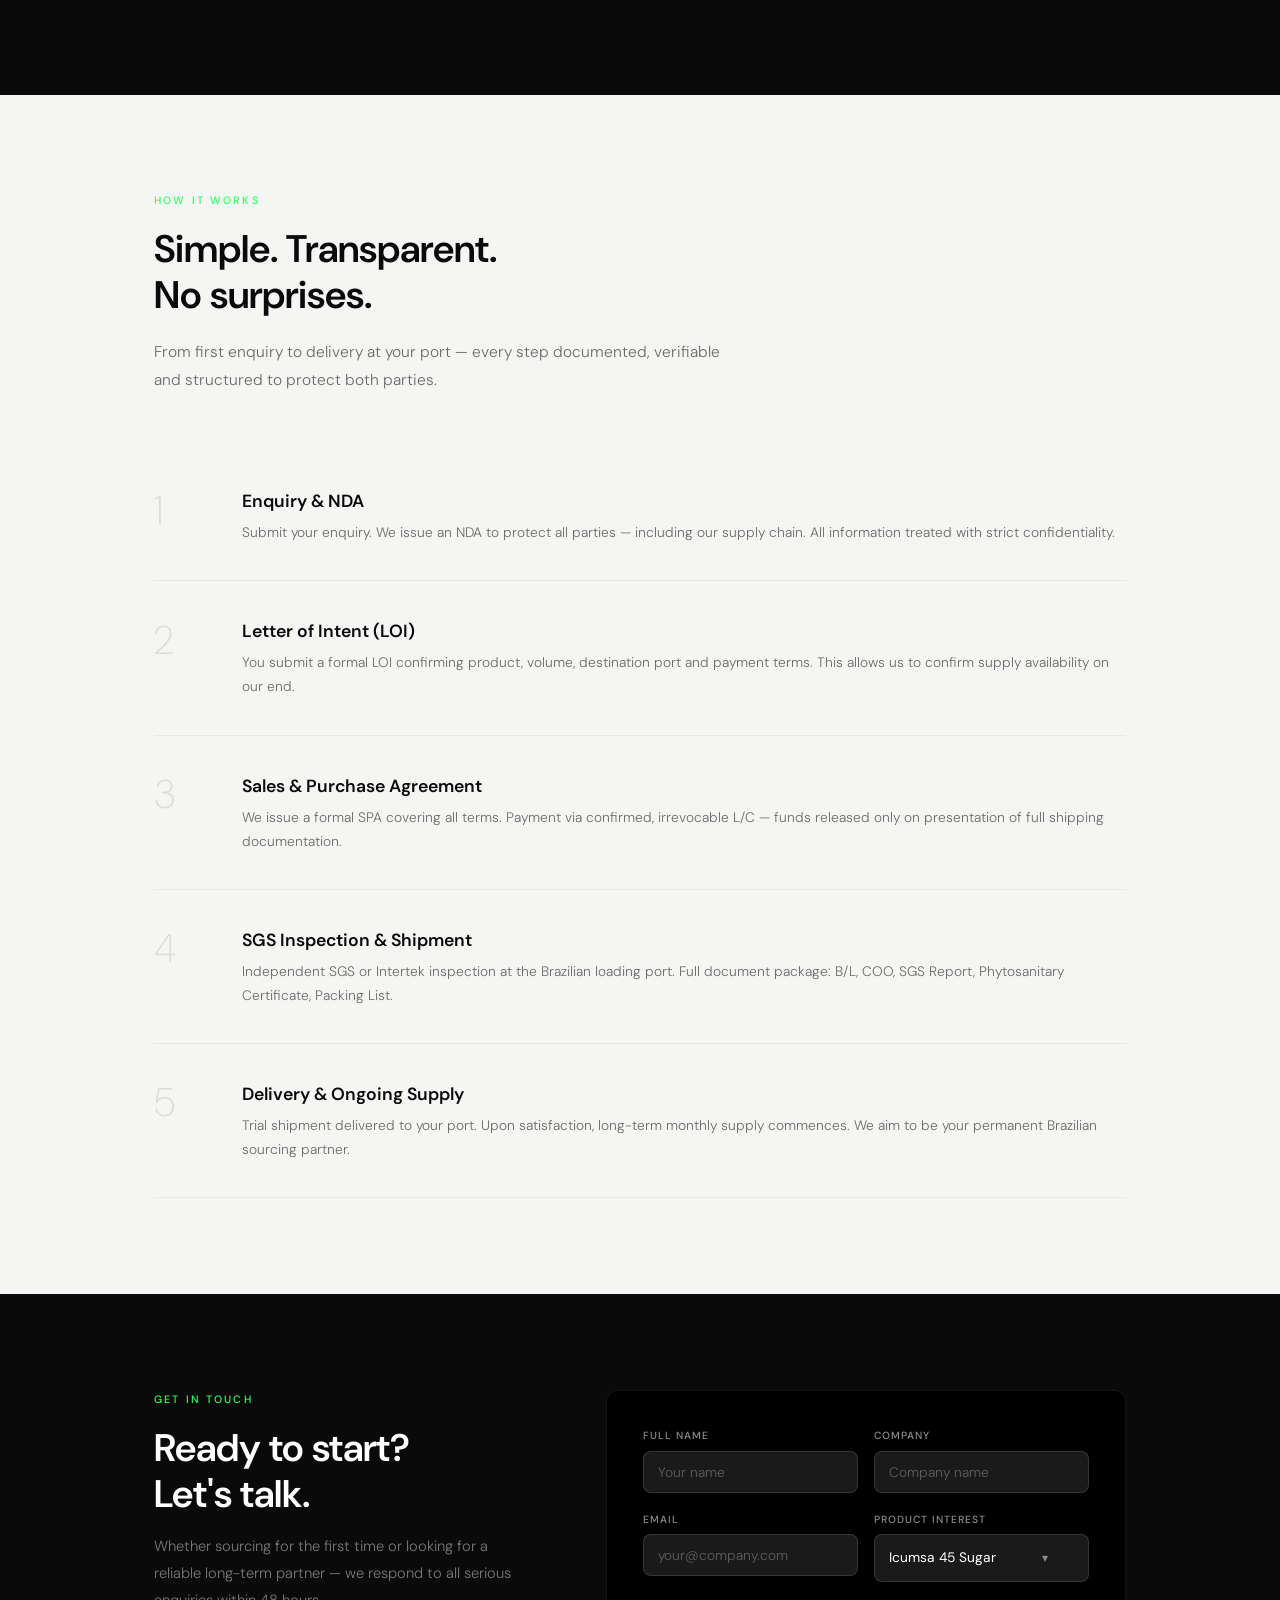
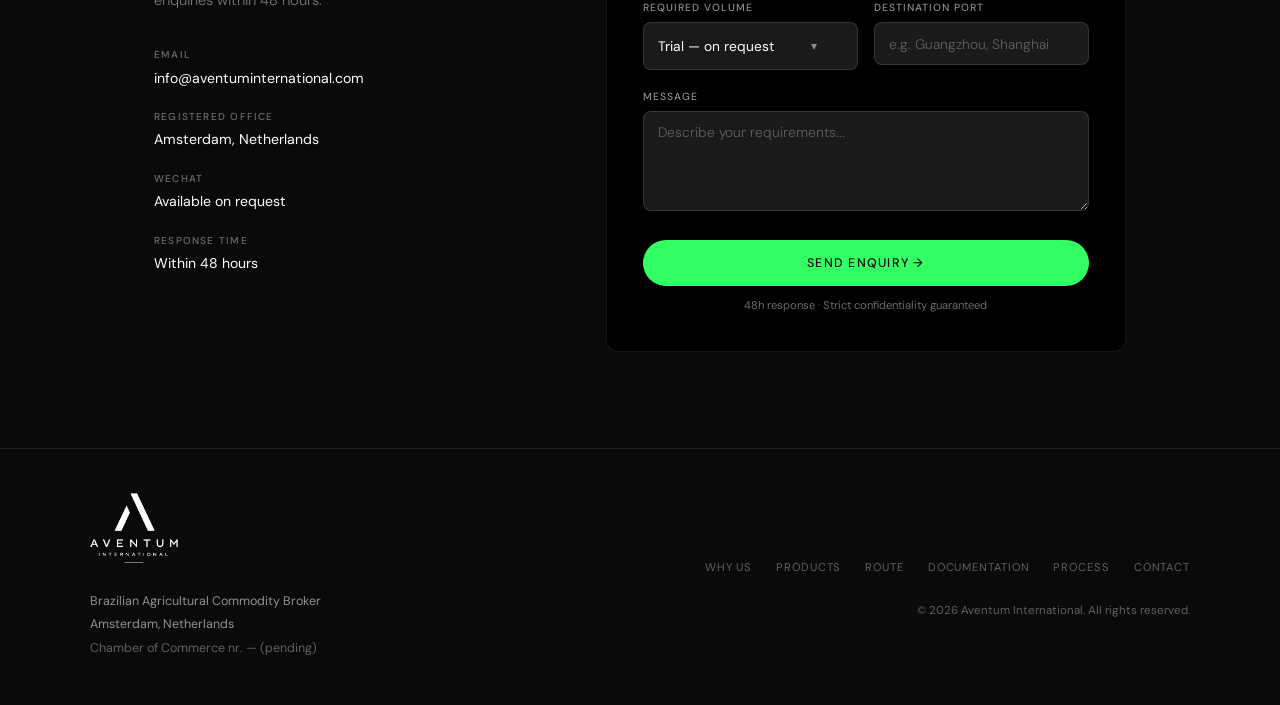
<file: index.html.html>
<!DOCTYPE html>
<html lang="en">
<head>
<meta charset="UTF-8">
<meta name="theme-color" content="#000000">
  <meta name="apple-mobile-web-app-status-bar-style" content="black-translucent">
  <meta name="viewport" content="width=device-width, initial-scale=1.0">
<title>Aventum International — Brazilian Agricultural Commodities</title>
<link rel="preconnect" href="https://fonts.googleapis.com">
  <link rel="preload" href="logo.png" as="image">
  <link rel="preload" href="world-map.png" as="image">
  <link rel="preconnect" href="https://fonts.gstatic.com" crossorigin>
  <link href="https://fonts.googleapis.com/css2?family=DM+Sans:ital,opsz,wght@0,9..40,300;0,9..40,400;0,9..40,500;0,9..40,600;1,9..40,400&display=swap" rel="stylesheet">
<style>
*,*::before,*::after{box-sizing:border-box;margin:0;padding:0}
:root{
  --navy:#0a0a0a;--navy-mid:#1a1a1a;--accent:#0a0a0a;--accent-pale:#f5f5f3;
  --black:#0A0A0A;--gray-mid:#6b6b6b;--gray-light:#f5f5f3;
  --border:#e8e8e6;--white:#FFFFFF;
}
html{scroll-behavior:smooth}
html,body{max-width:100%;overflow-x:hidden}body{font-family:'DM Sans',sans-serif;background:var(--white);color:var(--black);font-size:15px;line-height:1.7;overflow-x:hidden}


nav
.logo{font-family:'DM Sans',sans-serif;font-size:1.3rem;font-weight:600;color:var(--white);letter-spacing:0.02em;text-decoration:none}
.logo span{font-weight:300;font-style:italic;color:rgba(255,255,255,0.4);font-size:0.85em}
.nav-right{display:flex;align-items:center;gap:2.5rem}
nav ul{list-style:none;display:flex;gap:2.5rem;align-items:center}
nav a{text-decoration:none;color:rgba(255,255,255,0.5);font-size:0.78rem;letter-spacing:0.08em;text-transform:uppercase;font-weight:400;transition:color 0.2s}
nav a:hover{opacity:0.7}
.nav-cta{padding:0.55rem 1.4rem;background:transparent;color:var(--white)!important;border:1px solid rgba(255,255,255,0.4);border-radius:999px}
.nav-cta:hover{background:rgba(255,255,255,0.1)!important;border-color:var(--white)!important}
.lang-switch{display:flex;align-items:center;gap:0.5rem}
.lang-pipe{color:#fff;opacity:0.4;font-size:0.8rem;line-height:1}
.lang-btn{padding:0;font-size:0.72rem;font-weight:400;letter-spacing:0.06em;text-transform:uppercase;cursor:pointer;border:none;background:transparent;color:#fff;font-family:'DM Sans',sans-serif;transition:color 0.2s}
.lang-btn.active{color:#fff;font-weight:500}





@keyframes trustScroll{0%{transform:translateX(0)}100%{transform:translateX(-50%)}}

.hero{min-height:100vh;min-height:100dvh;display:flex;align-items:center;padding:5rem 0;position:relative;background:#000;overflow:hidden}
.hero-video{position:absolute;inset:0;width:100%;height:100%;object-fit:cover;z-index:0;opacity:0.45}
.hero-overlay{position:absolute;inset:0;z-index:1;pointer-events:none;background:linear-gradient(to bottom,rgba(0,0,0,0.55) 0%,rgba(0,0,0,0) 20%,rgba(0,0,0,0) 60%,rgba(0,0,0,1) 100%)}
.hero::after{display:none}
.hero-content{max-width:1100px;margin:0 auto;width:100%;position:relative;z-index:2;padding:0 4rem}
.hero-tag{font-size:0.7rem;letter-spacing:0.2em;text-transform:uppercase;color:rgba(255,255,255,0.4);margin-bottom:1.75rem;display:flex;align-items:center;gap:0.75rem;font-weight:500;opacity:0;transform:translateY(16px);animation:fadeUp 0.7s 0.1s ease forwards}
.hero-tag::before{content:'';display:block;width:28px;height:1.5px;background:var(--accent)}
.hero h1{font-family:'DM Sans',sans-serif;font-size:clamp(2.6rem,4.8vw,4.4rem);font-weight:600;line-height:1.1;color:var(--white);margin-bottom:1rem;opacity:0;transform:translateY(16px);animation:fadeUp 0.7s 0.2s ease forwards}
.hero h1 em{font-style:italic;color:rgba(255,255,255,0.75);font-weight:300}
.hero-sub{font-size:clamp(0.95rem,1.4vw,1.15rem);color:rgba(255,255,255,0.65);margin-bottom:2.75rem;font-weight:300;max-width:520px;opacity:0;transform:translateY(16px);animation:fadeUp 0.7s 0.3s ease forwards}
.hero-cta{display:flex;gap:1rem;flex-wrap:wrap;margin-bottom:4.5rem;opacity:0;transform:translateY(16px);animation:fadeUp 0.7s 0.4s ease forwards}
.btn-primary{padding:1rem 2.5rem;background:var(--navy);color:var(--white);border:none;font-family:'DM Sans',sans-serif;font-size:0.78rem;font-weight:500;letter-spacing:0.1em;text-transform:uppercase;cursor:pointer;transition:background 0.2s;text-decoration:none;display:inline-block;border-radius:999px}
.btn-primary:hover{background:var(--navy-mid)}
.btn-outline{padding:1rem 2.5rem;background:transparent;color:var(--white);border:1.5px solid rgba(255,255,255,0.35);font-family:'DM Sans',sans-serif;font-size:0.78rem;font-weight:500;letter-spacing:0.1em;text-transform:uppercase;cursor:pointer;transition:all 0.2s;text-decoration:none;display:inline-block;border-radius:999px}
.btn-outline:hover{background:rgba(255,255,255,0.15);color:var(--white)}




.section-wrap{max-width:1100px;margin:0 auto;padding:6rem 4rem}
.section-tag{font-size:0.67rem;letter-spacing:0.2em;text-transform:uppercase;color:#32ff64;margin-bottom:1rem;font-weight:500}
h2{font-family:'DM Sans',sans-serif;font-size:clamp(1.8rem,3vw,2.5rem);font-weight:600;color:var(--navy);line-height:1.2;margin-bottom:1.25rem}
.brazil-bg h2,.spec-bg h2{color:#ffffff}
.lead{font-size:0.97rem;color:var(--gray-mid);max-width:580px;margin-bottom:3.5rem;font-weight:300;line-height:1.85}

.reveal{opacity:0;transform:translateY(24px);transition:opacity 0.7s ease,transform 0.7s ease}
.reveal.visible{opacity:1;transform:translateY(0)}
.reveal-delay-1{transition-delay:0.1s}.reveal-delay-2{transition-delay:0.2s}
.reveal-delay-3{transition-delay:0.3s}.reveal-delay-4{transition-delay:0.4s}

.stats-bg{background:#111;border-top:1px solid rgba(255,255,255,0.08);border-bottom:1px solid rgba(255,255,255,0.08)}
.stats-row{display:grid;grid-template-columns:repeat(4,1fr);gap:2rem;text-align:center;padding:4.5rem 4rem;max-width:1100px;margin:0 auto;align-items:stretch}
.stat-big{font-family:'DM Sans',sans-serif;font-size:2.4rem;font-weight:600;color:#fff;line-height:1;height:3.5rem;display:block;padding-bottom:0;white-space:nowrap}
.stat-big-label{font-size:0.68rem;color:rgba(255,255,255,0.4);text-transform:uppercase;letter-spacing:0.1em;margin-top:0.6rem;font-weight:400;display:block}
.stats-row .reveal{display:flex;flex-direction:column;align-items:center}

.why-bg{background:#f5f5f3}
.why-grid{display:grid;grid-template-columns:repeat(4,1fr);gap:1.5rem}
.why-card{background:#141414;padding:2.25rem 1.75rem;border:1px solid rgba(255,255,255,0.08);border-radius:12px;transition:box-shadow 0.25s,transform 0.25s}
.why-card:hover{box-shadow:0 8px 32px rgba(0,0,0,0.4);transform:translateY(-3px)}
.why-num{font-family:'DM Sans',sans-serif;font-size:3.5rem;font-weight:200;color:rgba(255,255,255,0.06);line-height:1;margin-bottom:1rem;letter-spacing:-0.02em}
.why-card h3{font-family:'DM Sans',sans-serif;font-size:1.1rem;font-weight:600;color:#fff;margin-bottom:0.25rem}
.why-card p{font-size:0.86rem;color:rgba(255,255,255,0.4);line-height:1.75;font-weight:300}


.map-section{background:#0a0a0a;border-top:none;border-bottom:none}
.map-container{position:relative;width:100%;margin-top:3rem;background:#0a0a0a;border:1px solid #32ff64;border-radius:12px;overflow:hidden}
#world-map-svg{width:100%;height:auto;display:block}
.map-label{font-family:'DM Sans',sans-serif;font-size:11px;font-weight:500;fill:var(--navy);letter-spacing:0.04em}
.map-label-sub{font-family:'DM Sans',sans-serif;font-size:9px;font-weight:300;fill:var(--gray-mid);letter-spacing:0.03em}
.route-line{stroke:var(--navy);stroke-width:1.5;fill:none;stroke-dasharray:4 3;stroke-linecap:round}
.route-dot{fill:var(--navy)}
.route-dot-ring{fill:none;stroke:var(--navy);stroke-width:1;opacity:0.3}


.brazil-bg{background:#0a0a0a}
.brazil-bg .section-tag{color:#32ff64}
.brazil-bg h2{color:var(--white)}
.brazil-bg .lead{color:rgba(255,255,255,0.5)}
.brazil-stats{display:grid;grid-template-columns:repeat(3,1fr);gap:1.5rem;margin-bottom:3rem}
.brazil-stat{border:1px solid rgba(255,255,255,0.1);padding:1.75rem;border-radius:12px}
.brazil-stat-num{font-family:'DM Sans',sans-serif;font-size:2.4rem;font-weight:600;color:var(--white);line-height:1;margin-bottom:0.4rem}
.brazil-stat-label{font-size:0.72rem;color:rgba(255,255,255,0.4);text-transform:uppercase;letter-spacing:0.09em}
.brazil-facts{display:grid;grid-template-columns:1fr 1fr;gap:1rem}
.brazil-fact{display:flex;align-items:flex-start;gap:0.75rem;padding:1.1rem 1.25rem;border:1px solid rgba(255,255,255,0.07);border-radius:10px}
.brazil-fact-icon{width:32px;height:32px;border-radius:50%;background:rgba(255,255,255,0.08);display:flex;align-items:center;justify-content:center;flex-shrink:0}
.brazil-fact p{font-size:0.83rem;color:rgba(255,255,255,0.5);line-height:1.65;font-weight:300}

.products-grid{display:grid;grid-template-columns:repeat(4,1fr);gap:1.25rem;margin-bottom:1rem}
.product-card{background:#141414;padding:1.75rem;border:1px solid rgba(255,255,255,0.08);border-radius:12px;transition:background 0.2s,box-shadow 0.2s;display:flex;flex-direction:column}
.product-card:hover{background:#111;box-shadow:0 4px 20px rgba(0,0,0,0.3)}
.product-card.featured{background:var(--navy)}
.product-card.featured h4{color:#fff}.product-card.featured p{color:rgba(255,255,255,0.3)}
.product-card.featured .pcn{color:rgba(255,255,255,0.4)}
.badge-featured{display:inline-flex;align-self:flex-start;font-size:0.58rem;letter-spacing:0.1em;text-transform:uppercase;color:#32ff64;background:transparent;border:1px solid #32ff64;padding:0.18rem 0.55rem;border-radius:999px;font-weight:500}
.product-card h4{font-family:'DM Sans',sans-serif;font-size:1.05rem;font-weight:600;color:#ffffff;margin-bottom:0}
.pcn{font-size:0.76rem;color:rgba(255,255,255,0.3);margin-bottom:0.7rem}
.product-card p{font-size:0.82rem;color:rgba(255,255,255,0.3);line-height:1.7;font-weight:300}

.spec-bg{background:#f5f5f3}
.spec-bg .section-tag{color:#32ff64}
.spec-bg h2{color:var(--white)}
.spec-bg .lead{color:rgba(255,255,255,0.5)}
.spec-grid{display:grid;grid-template-columns:1fr 1fr;gap:4rem;align-items:start}
.spec-table{width:100%;border-collapse:collapse}
.spec-table tr{border-bottom:1px solid rgba(255,255,255,0.07)}
.spec-table tr:last-child{border-bottom:none}
.spec-table td{padding:0.9rem 0;font-size:0.86rem}
.spec-table td:first-child{color:rgba(255,255,255,0.4);width:45%;font-size:0.72rem;text-transform:uppercase;letter-spacing:0.07em;font-weight:400}
.spec-table td:last-child{color:var(--white);font-weight:400}
.cert-badges{display:flex;flex-wrap:wrap;gap:0.5rem;margin-top:1.75rem}
.badge{padding:0.3rem 0.85rem;border:1px solid rgba(255,255,255,0.18);font-size:0.68rem;color:rgba(255,255,255,0.55);letter-spacing:0.07em;text-transform:uppercase;border-radius:2px}
.vol-cards{display:flex;flex-direction:column;gap:0.85rem}
.vol-card{padding:1.4rem;border:1px solid rgba(255,255,255,0.1);border-radius:10px}
.vol-card.highlight{border-color:rgba(255,255,255,0.35);background:rgba(255,255,255,0.05)}
.vol-label{font-size:0.66rem;text-transform:uppercase;letter-spacing:0.12em;color:rgba(255,255,255,0.4);margin-bottom:0.45rem}
.vol-num{font-family:'DM Sans',sans-serif;font-size:1.9rem;font-weight:600;color:var(--white);line-height:1}

.docs-grid{display:grid;grid-template-columns:repeat(3,1fr);gap:1.25rem;margin-top:3rem}
.doc-card{padding:1.75rem 1.5rem;border:1px solid var(--border);border-radius:12px;text-align:center;transition:border-color 0.2s,box-shadow 0.2s}
.doc-card:hover{border-color:var(--accent);box-shadow:0 4px 20px rgba(27,79,168,0.08)}
.doc-icon{display:flex;justify-content:center;align-items:center;margin-bottom:0.75rem;height:24px}
.doc-card h4{font-size:0.82rem;font-weight:500;color:var(--navy);margin-bottom:0.25rem}
.doc-card .doc-cn{font-size:0.72rem;color:var(--accent);margin-bottom:0.4rem}
.doc-card p{font-size:0.76rem;color:var(--gray-mid);line-height:1.6;font-weight:300}

.process-steps{display:flex;flex-direction:column;margin-top:3rem}
.step{display:grid;grid-template-columns:3.5rem 1fr;gap:2rem;padding:2.25rem 0;border-bottom:1px solid var(--border);align-items:start}
.step:last-child{border-bottom:none}
.step-num{font-family:'DM Sans',sans-serif;font-size:2.5rem;font-weight:200;color:rgba(0,0,0,0.12);line-height:1;padding-top:0.15rem;letter-spacing:-0.02em}
.step h4{font-family:'DM Sans',sans-serif;font-size:1.1rem;font-weight:600;color:var(--navy);margin-bottom:0.2rem}
.step .cn{font-size:0.76rem;color:var(--accent);margin-bottom:0.45rem}
.step p{font-size:0.86rem;color:var(--gray-mid);font-weight:300;line-height:1.75}

.contact-grid{display:grid;grid-template-columns:1fr 1.4fr;gap:5rem;align-items:start}
.contact-info h2{margin-bottom:1rem}
.contact-info p{color:var(--gray-mid);font-size:0.92rem;font-weight:300;line-height:1.85;margin-bottom:2rem}
.contact-detail{margin-bottom:1.1rem}
.contact-detail-label{font-size:0.63rem;text-transform:uppercase;letter-spacing:0.12em;color:var(--gray-mid);margin-bottom:0.2rem;font-weight:500}
.contact-detail-val{font-size:0.88rem;color:var(--navy);font-weight:400}
.form-card{background:var(--white);border:1px solid var(--border);padding:2.25rem;border-radius:12px}
.form-group{margin-bottom:1.1rem}
.form-row{display:grid;grid-template-columns:1fr 1fr;gap:1rem}
label{display:block;font-size:0.65rem;text-transform:uppercase;letter-spacing:0.1em;color:var(--gray-mid);margin-bottom:0.35rem;font-weight:500}
select option{background:#1a1a1a;color:#fff}
input,select,textarea{width:100%;background:#1a1a1a;border:1px solid rgba(255,255,255,0.12);color:#fff;font-family:'DM Sans',sans-serif;font-size:0.86rem;padding:0.7rem 0.9rem;outline:none;border-radius:8px;transition:border-color 0.2s,background 0.2s;font-weight:300}
input:focus,select:focus,textarea:focus{border-color:#32ff64;background:#222;color:#fff}
select option{background:white}
textarea{height:100px;resize:vertical}
.form-submit{margin-top:1.25rem}
.form-submit button{width:100%;padding:0.95rem;background:var(--navy);color:var(--white);border:none;font-family:'DM Sans',sans-serif;font-size:0.78rem;font-weight:500;letter-spacing:0.1em;text-transform:uppercase;cursor:pointer;border-radius:999px;transition:background 0.2s}
.form-submit button:hover{background:var(--navy-mid)}
.form-note{font-size:0.7rem;color:var(--gray-mid);margin-top:0.65rem;text-align:center}

footer{background:#0a0a0a;padding:2.75rem 4rem;border-top:1px solid rgba(255,255,255,0.08)}
.footer-inner{max-width:1100px;margin:0 auto;display:flex;justify-content:space-between;align-items:center;flex-wrap:wrap;gap:1.5rem}
.footer-logo{font-family:'DM Sans',sans-serif;font-size:1.15rem;color:var(--white);font-weight:600}
.footer-logo span{font-style:italic;font-weight:400;opacity:0.5;font-size:0.85em}
.footer-info{font-size:0.72rem;color:rgba(255,255,255,0.35);margin-top:0.25rem}
.footer-links{display:flex;gap:2rem;margin-bottom:0.6rem;justify-content:flex-end}
.footer-links a{font-size:0.7rem;color:rgba(255,255,255,0.35);text-decoration:none;text-transform:uppercase;letter-spacing:0.08em;transition:color 0.2s}
.footer-links a:hover{color:rgba(255,255,255,0.7)}
.lang-cn{display:none}
@keyframes fadeUp{to{opacity:1;transform:translateY(0)}}

.back-to-top{position:fixed;bottom:2rem;right:2rem;width:42px;height:42px;background:#32ff64;border:none;border-radius:999px;cursor:pointer;display:flex;align-items:center;justify-content:center;opacity:0;transform:translateY(8px);transition:opacity 0.3s,transform 0.3s;z-index:99}
.back-to-top.visible{opacity:1;transform:translateY(0)}
.back-to-top:hover{background:var(--navy-mid)}
.back-to-top svg{stroke:#0a0a0a}

.map-tip{background:white!important;border:1px solid #E2E6ED!important;box-shadow:none!important;padding:4px 8px!important;border-radius:3px!important;font-family:'DM Sans',sans-serif!important}

.back-to-top.visible{opacity:1;transform:translateY(0)}
.back-to-top:hover{background:var(--navy-mid)}
.back-to-top svg{stroke:#0a0a0a}


.section-tag{color:#32ff64 !important}


.why-bg h2{color:#0a0a0a}
.why-bg .lead{color:#6b6b6b}
.why-bg .why-card{background:#fff;border:1px solid #e8e8e8}
.why-bg .why-num{color:rgba(0,0,0,0.08)}
.why-bg .why-card h3{color:#0a0a0a}
.why-bg .why-card p{color:#6b6b6b}

#products h2{color:#0a0a0a}
#products .lead{color:#6b6b6b}
#products .product-card{background:#fff;border:1px solid #e8e8e8}
#products .product-card h4{color:#0a0a0a !important}
#products .product-card p{color:#6b6b6b !important}
#products .products-note{color:#6b6b6b}

.spec-bg h2{color:#0a0a0a}
.spec-bg .lead{color:#6b6b6b}
.spec-bg .section-tag{color:#32ff64}
.spec-bg .spec-table td{color:#0a0a0a}
.spec-bg .spec-table tr{border-color:#e8e8e8}
.spec-bg .vol-card{background:#fff;border:1px solid #e8e8e8}
.spec-bg .vol-label{color:#6b6b6b}
.spec-bg .vol-num{color:#0a0a0a}
.spec-bg .vol-card p{color:rgba(0,0,0,0.6)}
.spec-bg .cert-badges .badge{color:#0a0a0a;border-color:#0a0a0a}

#process h2{color:#0a0a0a}
#process .lead{color:#6b6b6b}
#process .section-tag{color:#32ff64}
#process .step{border-bottom:1px solid #e8e8e8}
#process .step-num{color:rgba(0,0,0,0.1)}
#process .step h4{color:#0a0a0a}
#process .step p{color:#6b6b6b}


.brazil-bg h2{color:#fff}
.brazil-bg .lead{color:rgba(255,255,255,0.45)}

.map-section h2{color:#fff}
.map-section .lead{color:rgba(255,255,255,0.45)}
.map-section .section-tag{color:#32ff64}

#documents h2{color:#fff}
#documents .lead{color:rgba(255,255,255,0.45)}
#documents .section-tag{color:#32ff64}
#documents .doc-card{background:#141414;border:1px solid rgba(255,255,255,0.08)}
#documents .doc-title{color:#fff}
#documents .doc-desc{color:rgba(255,255,255,0.4)}
#documents .doc-card h4{color:#fff;font-size:0.88rem;font-weight:600}
#documents .doc-card p{color:rgba(255,255,255,0.45);font-size:0.78rem}
#documents .doc-icon svg{stroke:rgba(255,255,255,0.6)}
#documents .doc-card:hover{border-color:rgba(255,255,255,0.2);background:#1a1a1a}



#process h2{color:#0a0a0a}
#process .lead{color:#6b6b6b}
#process .step{border-bottom:1px solid #e8e8e8}
#process .step-num{color:rgba(0,0,0,0.1)}
#process .step h4{color:#0a0a0a}
#process .step p{color:#6b6b6b}




#contact .section-tag{color:#32ff64}
#contact h2{color:#fff}
#contact .contact-info p{color:rgba(255,255,255,0.45)}
#contact .contact-detail-label{color:rgba(255,255,255,0.4)}
#contact .contact-detail-val{color:#fff}
#contact .form-card{background:#000;border:1px solid rgba(255,255,255,0.08)}
#contact .form-card label{color:rgba(255,255,255,0.55)}
#contact .form-card input,#contact .form-card select,#contact .form-card textarea{background:#1a1a1a;border:1px solid rgba(255,255,255,0.12);color:#fff}
#contact .form-card input::placeholder,#contact .form-card textarea::placeholder{color:rgba(255,255,255,0.3)}
#contact .form-submit button{background:#32ff64;color:#0a0a0a}
#contact .form-submit button:hover{background:#28e056}


.custom-select{position:relative;width:100%}
.custom-select select{display:none}
.cs-trigger{width:100%;background:#1a1a1a;border:1px solid rgba(255,255,255,0.12);color:#fff;font-family:'DM Sans',sans-serif;font-size:0.86rem;padding:0.7rem 2.5rem 0.7rem 0.9rem;border-radius:8px;cursor:pointer;display:flex;align-items:center;justify-content:space-between;user-select:none}
.cs-trigger::after{content:'▾';font-size:0.75rem;color:rgba(255,255,255,0.5);margin-left:8px;flex-shrink:0}
.cs-dropdown{position:absolute;top:calc(100% + 4px);left:0;right:0;background:#1a1a1a;border:1px solid rgba(255,255,255,0.15);border-radius:8px;overflow:hidden;z-index:100;display:none}
.cs-dropdown.open{display:block}
.cs-option{padding:0.7rem 0.9rem;color:#fff;font-size:0.86rem;cursor:pointer;transition:background 0.15s}
.cs-option:hover,.cs-option.selected{background:#32ff64;color:#0a0a0a}


@media(max-width:1024px){
  .section-wrap{padding:4rem 2.5rem}
  .why-grid,.products-grid{grid-template-columns:repeat(2,1fr)}
  .spec-grid{grid-template-columns:1fr}
  .contact-grid{grid-template-columns:1fr}
  .process-steps{grid-template-columns:repeat(2,1fr)}
}


@media(max-width:768px){

  
  .hero > div[style*="position:absolute"][style*="grid"]{
    grid-template-columns:1fr auto !important;
    padding:1.2rem 1.5rem !important;
  }
  .hero > div[style*="position:absolute"][style*="grid"] > div:nth-child(2){
    display:none !important;
  }

  
  .hero{padding:3rem 0}
  .hero-content{padding:0 1.5rem}
  .hero h1{font-size:clamp(2rem,8vw,3rem)}
  .hero-cta{flex-direction:column;align-items:flex-start}
  .hero-cta .btn-primary,.hero-cta .btn-outline{width:100%;text-align:center}

  
  img[alt="Aventum International"]{height:90px !important}

  
  .section-wrap > div[style*="grid-template-columns:repeat(4"]{
    grid-template-columns:repeat(2,1fr) !important;
    gap:1.5rem !important;
    padding:2.5rem 1.5rem !important;
    max-width:100% !important;
    margin:0 !important;
  }
  
  div[style*="padding:4rem 4rem"]{
    padding:2.5rem 1.5rem !important;
    grid-template-columns:repeat(2,1fr) !important;
  }

  
  .section-wrap{padding:3rem 1.5rem}

  
  .why-grid{grid-template-columns:1fr}
  .products-grid{grid-template-columns:1fr}
  .process-steps{grid-template-columns:1fr}
  .spec-grid{grid-template-columns:1fr}
  .contact-grid{grid-template-columns:1fr}

  
  .form-row{grid-template-columns:1fr !important}

  
  #map-scene{margin:0 -1.5rem}
  .map-container{border-radius:0 !important;border-left:none !important;border-right:none !important}

  
  .vol-cards{grid-template-columns:1fr}

  
  .brazil-stats{grid-template-columns:repeat(2,1fr)}
  .brazil-facts{grid-template-columns:1fr}

  
  footer{padding:2rem 1.5rem}
  .footer-grid{grid-template-columns:1fr;gap:2rem}
  .footer-links{flex-direction:column;gap:0.75rem}

  
  .back-to-top{bottom:1.5rem;right:1.5rem;width:38px;height:38px}

  
  .cs-dropdown{border-radius:8px}

  
  h2{font-size:clamp(1.6rem,6vw,2.5rem)}
}


@media(max-width:480px){
  .section-wrap{padding:2.5rem 1.2rem}
  .brazil-stats{grid-template-columns:1fr}
  .why-grid,.products-grid{grid-template-columns:1fr}
  img[alt="Aventum International"]{height:75px !important}
  .hero h1{font-size:clamp(1.8rem,7vw,2.5rem)}
}


@media(max-width:768px){
  
  *{max-width:100%;box-sizing:border-box}
  
  
  div[style*="grid-template-columns:repeat(4,1fr)"]{
    grid-template-columns:repeat(2,1fr) !important;
  }
  
  
  .hero-content,.hero > div{
    padding-left:1.5rem !important;
    padding-right:1.5rem !important;
    max-width:100% !important;
  }
  
  
  canvas,video,img{max-width:100% !important}
  
  
  #map-scene{overflow:hidden;width:100% !important}
}

@media(max-width:768px){
  .doc-card{padding:1.25rem 1rem !important}
}
@media(max-width:480px){
}

@media(max-width:768px){
  
    grid-template-columns:repeat(2,1fr) !important;
    gap:1rem !important;
  }
  
  
  .footer-links{
    display:flex !important;
    flex-direction:row !important;
    flex-wrap:wrap !important;
    gap:0.75rem 1.5rem !important;
    justify-content:flex-start !important;
    margin-top:1.5rem !important;
  }
  .footer-links a{
    font-size:0.7rem !important;
  }
  
  
  .footer-grid{
    display:flex !important;
    flex-direction:column !important;
    gap:1.5rem !important;
  }
  
  
  .map-container{
    border-left:1px solid #32ff64 !important;
    border-right:1px solid #32ff64 !important;
    border-radius:8px !important;
    margin:0 !important;
    overflow:hidden !important;
  }
}

@media(max-width:768px){
  .footer-right{text-align:left !important}
  .footer-inner{flex-direction:column !important;gap:2rem !important}
}



@media(max-width:768px){
  .doc-card{flex-direction:column !important;text-align:center !important;padding:1.5rem !important}
  .doc-icon{margin-bottom:0.75rem !important}
}

@media(max-width:768px){
  .hero{min-height:100svh !important;padding:2rem 0 !important}
}

@media(max-width:768px){
  .hero{
    min-height:100svh !important;
    padding-top:0 !important;
    padding-bottom:0 !important;
  }
  .hero-video{
    position:absolute !important;
    top:0 !important;
    left:0 !important;
    width:100% !important;
    height:100% !important;
    object-fit:cover !important;
  }
  .hero-content{
    padding:0 1.5rem !important;
    padding-top:180px !important;
  }
}

@media(max-width:768px){
    display:flex !important;
    flex-direction:column !important;
    gap:0.75rem !important;
  }
    width:100% !important;
    flex-direction:row !important;
    align-items:flex-start !important;
    gap:1rem !important;
    padding:1.25rem !important;
    text-align:left !important;
    box-sizing:border-box !important;
  }
    flex-shrink:0 !important;
    margin-bottom:0 !important;
    width:36px !important;
  }
    font-size:0.9rem !important;
    margin-bottom:0.3rem !important;
    text-align:left !important;
  }
    font-size:0.78rem !important;
    text-align:left !important;
    margin:0 !important;
    line-height:1.5 !important;
  }
}

@media(min-width:769px){
}
@media(max-width:768px){
}

@media(max-width:768px){
}

@media screen and (max-width:768px){
    display:grid !important;
    grid-template-columns:1fr !important;
    gap:0.75rem !important;
  }
}
@media screen and (min-width:769px){
    display:grid !important;
    grid-template-columns:repeat(3,1fr) !important;
    gap:1.25rem !important;
  }
}



.doc-grid{display:grid;grid-template-columns:repeat(3,1fr);gap:1.25rem}
@media(max-width:768px){.doc-grid{grid-template-columns:1fr !important;gap:0.75rem !important}}
@media(min-width:769px){.doc-grid{grid-template-columns:repeat(3,1fr) !important}}


@media(max-width:768px){.docs-grid{grid-template-columns:1fr !important;gap:0.75rem !important}}
@media(min-width:769px){.docs-grid{display:grid;grid-template-columns:repeat(3,1fr);gap:1.25rem}}


@media(max-width:768px){
  .footer-right{text-align:left !important}
  .footer-right .footer-info{text-align:left !important;margin-top:1.5rem !important}
  .footer-links{margin-bottom:0.5rem !important}
}
</style>
</head>
<body>




</div>

<div class="hero">
  <!-- Floating nav inside hero -->
  <div style="position:absolute;top:0;left:0;right:0;z-index:10;display:grid;grid-template-columns:1fr auto 1fr;align-items:flex-start;padding:1.8rem 3rem;pointer-events:none">
    <a href="#" style="display:block;text-decoration:none;pointer-events:all">
      <img src="logo.png" style="height:160px;width:auto;display:block" alt="Aventum International"/>
    </a>
    <div style="display:flex;gap:2.5rem;align-items:center;padding-top:0.6rem;pointer-events:all">
      <a href="#why" style="text-decoration:none;color:#fff;font-size:0.82rem;letter-spacing:0.1em;text-transform:uppercase;font-weight:500"><span class="lang-en">Why Us</span><span class="lang-cn">为何选择</span></a>
      <a href="#products" style="text-decoration:none;color:#fff;font-size:0.82rem;letter-spacing:0.1em;text-transform:uppercase;font-weight:500"><span class="lang-en">Products</span><span class="lang-cn">产品</span></a>
      <a href="#route" style="text-decoration:none;color:#fff;font-size:0.82rem;letter-spacing:0.1em;text-transform:uppercase;font-weight:500"><span class="lang-en">Route</span><span class="lang-cn">航线</span></a>
      <a href="#documents" style="text-decoration:none;color:#fff;font-size:0.82rem;letter-spacing:0.1em;text-transform:uppercase;font-weight:500"><span class="lang-en">Documentation</span><span class="lang-cn">文件</span></a>
      <a href="#process" style="text-decoration:none;color:#fff;font-size:0.82rem;letter-spacing:0.1em;text-transform:uppercase;font-weight:500"><span class="lang-en">Process</span><span class="lang-cn">流程</span></a>
    </div>
    <div style="display:flex;justify-content:flex-end;align-items:center;gap:0.5rem;padding-top:0.6rem;pointer-events:all">
      <button class="lang-btn active" id="btn-en" onclick="setLang('en')" style="color:#fff;font-size:0.82rem;font-weight:500;letter-spacing:0.06em;background:none;border:none;cursor:pointer">EN</button>
      <span style="color:#fff;opacity:0.4">|</span>
      <button class="lang-btn" id="btn-cn" onclick="setLang('cn')" style="color:#fff;font-size:0.82rem;letter-spacing:0.06em;background:none;border:none;cursor:pointer">中文</button>
    </div>
  </div>
  <video class="hero-video" id="heroVideo" autoplay muted playsinline preload="metadata" webkit-playsinline x5-playsinline x5-video-player-type="h5" x5-video-player-fullscreen="true">
    <source src="hero-video-1.mp4" type="video/mp4">
  </video>
  <div class="hero-overlay"></div>
  <div class="hero-content">
    <div class="hero-tag">
      <span class="lang-en">Verified Commodity Broker · Amsterdam · Brazil</span>
      <span class="lang-cn">认证大宗商品经纪商 · 阿姆斯特丹 · 巴西</span>
    </div>
    <h1>
      <span class="lang-en">Brazilian Agricultural<br><em>Commodities</em>,<br>Done Right.</span>
      <span class="lang-cn">巴西农产品<br><em>专业经纪</em><br>值得信赖</span>
    </h1>
    <div class="hero-sub">
      <span class="lang-en">Certified supply. Transparent brokerage. No surprises.</span>
      <span class="lang-cn">认证供应 · 透明经纪 · 无任何隐患</span>
    </div>
    <div class="hero-cta">
      <a href="#contact" class="btn-primary"><span class="lang-en">Request a Quote</span><span class="lang-cn">立即询价</span></a>
      <a href="#products" class="btn-outline"><span class="lang-en">View Products</span><span class="lang-cn">查看产品</span></a>

    </div>
  </div>
</div>

<!-- STATS -->
<div style="background:#000;border:none">
  <div style="max-width:1100px;margin:0 auto;padding:4rem 4rem;display:grid;grid-template-columns:repeat(4,1fr);gap:2rem;text-align:left">
    <div class="reveal">
      <div class="stat-big" data-target="50000" data-suffix="+ MT">0</div>
      <div style="font-size:0.65rem;color:rgba(255,255,255,0.4);text-transform:uppercase;letter-spacing:0.1em;margin-top:0.75rem"><span class="lang-en">Monthly Capacity</span><span class="lang-cn">月度供应量</span></div>
    </div>
    <div class="reveal reveal-delay-1">
      <div class="stat-big" data-target="100" data-suffix="%">0</div>
      <div style="font-size:0.65rem;color:rgba(255,255,255,0.4);text-transform:uppercase;letter-spacing:0.1em;margin-top:0.75rem"><span class="lang-en">SGS Inspected</span><span class="lang-cn">SGS检验</span></div>
    </div>
    <div class="reveal reveal-delay-2">
      <div class="stat-big" data-target="40" data-suffix="%">0</div>
      <div style="font-size:0.65rem;color:rgba(255,255,255,0.4);text-transform:uppercase;letter-spacing:0.1em;margin-top:0.75rem"><span class="lang-en">Global Sugar Exports</span><span class="lang-cn">全球蔗糖出口</span></div>
    </div>
    <div class="reveal reveal-delay-3">
      <div class="stat-big" data-target="48" data-suffix="h">0</div>
      <div style="font-size:0.65rem;color:rgba(255,255,255,0.4);text-transform:uppercase;letter-spacing:0.1em;margin-top:0.75rem"><span class="lang-en">Response</span><span class="lang-cn">回复时间</span></div>
    </div>
  </div>
</div>

<!-- WHY US -->
<div class="why-bg" id="why">
  <div class="section-wrap">
    <div class="section-tag reveal"><span class="lang-en">Why Aventum</span><span class="lang-cn">为何选择我们</span></div>
    <h2 class="reveal"><span class="lang-en">The trusted link between<br>Brazil and China.</span><span class="lang-cn">连接巴西与中国<br>的可信纽带</span></h2>
    <p class="lead reveal"><span class="lang-en">Fraud and unreliable suppliers are the number one risk in agricultural commodity trade. We solve that with a verified, long-term supply network in Brazil — and full transparency throughout every step.</span><span class="lang-cn">农产品贸易中最大的风险是欺诈和不可靠的供应商。我们通过在巴西建立经过核实的长期供应网络来解决这一问题，并在每一步保持完全透明。</span></p>
    <div class="why-grid">
      <div class="why-card reveal">
        <div class="why-num">1</div>
        <h3><span class="lang-en">Verified Supplier Network</span><span class="lang-cn">经过核实的供应商网络</span></h3>
        <p><span class="lang-en">Our Brazilian supply partners have established production capacity and provide full documentation upon formal purchase order submission.</span><span class="lang-cn">我们的巴西供应合作伙伴具备成熟的生产能力，并在收到正式采购订单后提供完整文件。</span></p>
      </div>
      <div class="why-card reveal reveal-delay-1">
        <div class="why-num">2</div>
        <h3><span class="lang-en">No Counterparty Risk</span><span class="lang-cn">无对手方风险</span></h3>
        <p><span class="lang-en">We operate on a transparent commission basis. Our incentive is entirely aligned with your successful delivery — nothing more, nothing less.</span><span class="lang-cn">我们以透明佣金为基础运营，我们的利益完全与您的成功交货一致。</span></p>
      </div>
      <div class="why-card reveal reveal-delay-2">
        <div class="why-num">3</div>
        <h3><span class="lang-en">European Registered Entity</span><span class="lang-cn">欧洲注册企业</span></h3>
        <p><span class="lang-en">Aventum International is registered in the Netherlands (Chamber of Commerce), providing a legally accountable, transparent structure for international trade.</span><span class="lang-cn">Aventum International在荷兰注册(商会)，为国际贸易提供合法、透明的企业结构。</span></p>
      </div>
      <div class="why-card reveal reveal-delay-3">
        <div class="why-num">4</div>
        <h3><span class="lang-en">Trial Order Available</span><span class="lang-cn">可提供试单</span></h3>
        <p><span class="lang-en">Start with a trial shipment to verify quality and logistics before committing to long-term volumes. Volume and terms negotiable — contact us to discuss.</span><span class="lang-cn">从试单开始，在承诺长期量之前验证质量。数量和条款可协商，欢迎联系我们洽谈。</span></p>
      </div>
    </div>
  </div>
</div>

<!-- WHY BRAZIL -->
<div class="brazil-bg">
  <div class="section-wrap">
    <div class="section-tag reveal"><span class="lang-en">Why Brazil</span><span class="lang-cn">为何选择巴西</span></div>
    <h2 class="reveal"><span class="lang-en">The world's most reliable<br>agricultural supply base.</span><span class="lang-cn">全球最可靠的<br>农产品供应基地</span></h2>
    <p class="lead reveal"><span class="lang-en">Brazil is not just a supplier — it is the dominant force in global agricultural commodity exports. Our direct access to this supply base is your competitive advantage.</span><span class="lang-cn">巴西不仅仅是一个供应商，它是全球农产品出口的主导力量。我们对这一供应基地的直接访问是您的竞争优势。</span></p>
    <div class="brazil-stats reveal">
      <div class="brazil-stat">
        <div class="brazil-stat-num">#1</div>
        <div class="brazil-stat-label"><span class="lang-en">World's largest sugar exporter</span><span class="lang-cn">全球最大蔗糖出口国</span></div>
      </div>
      <div class="brazil-stat">
        <div class="brazil-stat-num" data-target="40" data-suffix="%">0</div>
        <div class="brazil-stat-label"><span class="lang-en">Of global sugar exports from Brazil</span><span class="lang-cn">全球蔗糖出口量占比</span></div>
      </div>
      <div class="brazil-stat">
        <div class="brazil-stat-num" data-target="35" data-suffix="M MT">0</div>
        <div class="brazil-stat-label"><span class="lang-en">Annual sugar production capacity</span><span class="lang-cn">年产糖量</span></div>
      </div>
    </div>
    <div class="brazil-facts reveal">
      <div class="brazil-fact">
        <div class="brazil-fact-icon"><svg width="18" height="18" viewBox="0 0 24 24" fill="none" stroke="rgba(255,255,255,0.75)" stroke-width="1.5" stroke-linecap="round"><circle cx="12" cy="12" r="4"/><line x1="12" y1="2" x2="12" y2="4"/><line x1="12" y1="20" x2="12" y2="22"/><line x1="2" y1="12" x2="4" y2="12"/><line x1="20" y1="12" x2="22" y2="12"/><line x1="4.93" y1="4.93" x2="6.34" y2="6.34"/><line x1="17.66" y1="17.66" x2="19.07" y2="19.07"/><line x1="19.07" y1="4.93" x2="17.66" y2="6.34"/><line x1="6.34" y1="17.66" x2="4.93" y2="19.07"/></svg></div>
        <p><span class="lang-en">Year-round tropical climate enables continuous harvesting — no seasonal gaps in supply.</span><span class="lang-cn">全年热带气候确保持续收获，供应无季节性中断。</span></p>
      </div>
      <div class="brazil-fact">
        <div class="brazil-fact-icon"><svg width="18" height="18" viewBox="0 0 24 24" fill="none" stroke="rgba(255,255,255,0.75)" stroke-width="1.5" stroke-linecap="round" stroke-linejoin="round"><path d="M2 20c2-2 4-2 6 0s4 2 6 0 4-2 6 0"/><path d="M4 15l1-9h14l1 9"/><path d="M12 6V2"/><path d="M8 6h8"/></svg></div>
        <p><span class="lang-en">Major deep-water ports (Santos, Paranaguá) with direct shipping lanes to Chinese ports.</span><span class="lang-cn">主要深水港（桑托斯港）直达中国各港口，航线成熟。</span></p>
      </div>
      <div class="brazil-fact">
        <div class="brazil-fact-icon"><svg width="18" height="18" viewBox="0 0 24 24" fill="none" stroke="rgba(255,255,255,0.75)" stroke-width="1.5" stroke-linecap="round" stroke-linejoin="round"><path d="M9 5H7a2 2 0 00-2 2v12a2 2 0 002 2h10a2 2 0 002-2V7a2 2 0 00-2-2h-2"/><rect x="9" y="3" width="6" height="4" rx="1"/><line x1="9" y1="12" x2="15" y2="12"/><line x1="9" y1="16" x2="13" y2="16"/></svg></div>
        <p><span class="lang-en">Full HACCP, food-grade and phytosanitary compliance — meets all Chinese import requirements.</span><span class="lang-cn">完全符合HACCP、食品级及植物检疫要求，满足中国进口标准。</span></p>
      </div>
      <div class="brazil-fact">
        <div class="brazil-fact-icon"><svg width="18" height="18" viewBox="0 0 24 24" fill="none" stroke="rgba(255,255,255,0.75)" stroke-width="1.5" stroke-linecap="round" stroke-linejoin="round"><polyline points="23 18 13.5 8.5 8.5 13.5 1 6"/><polyline points="17 18 23 18 23 12"/></svg></div>
        <p><span class="lang-en">Record 2025/26 harvest season — prices at multi-year lows, ideal timing for long-term contracts.</span><span class="lang-cn">2025/26年度创纪录大丰收，价格处于多年低位，签订长期合同的理想时机。</span></p>
      </div>
    </div>
  </div>
</div>

<!-- PRODUCTS -->
<div id="products" style="background:#f5f5f3">
  <div class="section-wrap">
    <div class="section-tag reveal"><span class="lang-en">Our Products</span><span class="lang-cn">我们的产品</span></div>
    <h2 class="reveal"><span class="lang-en">Brazilian Commodities,<br>Direct to Your Port.</span><span class="lang-cn">巴西大宗商品<br>直达您的港口</span></h2>
    <p class="lead reveal"><span class="lang-en">We source high-demand Brazilian agricultural commodities for importers across Asia. Our primary focus is Icumsa 45 white refined sugar, with an expanding supply network across multiple categories.</span><span class="lang-cn">我们为亚洲进口商采购巴西高需求农产品。主要产品为45号白砂糖，同时在多个品类拓展供应网络。</span></p>
    <div class="products-grid reveal">
      <div class="product-card featured">
        <h4 style="color:#fff">Icumsa 45 Sugar</h4>
        <div class="badge-featured" style="margin-top:0.4rem;margin-bottom:0.4rem">Primary Product</div>
        <p style="margin-top:0.6rem;color:rgba(255,255,255,0.3)"><span class="lang-en">White refined cane sugar, Brazil origin. Food-grade, SGS inspected. 50,000+ MT monthly, trial volume on request.</span><span class="lang-cn">巴西产白砂糖，食品级，SGS检验。月供50,000吨以上，试单量可协商。</span></p>
      </div>
      <div class="product-card">
        <h4 style="color:#fff">Soybeans</h4>
        <div style="height:1.65rem;margin-top:0.4rem;margin-bottom:0.4rem"></div>
        <p style="color:rgba(255,255,255,0.3)"><span class="lang-en">Brazilian non-GMO and conventional soybeans. World's largest supply source, direct.</span><span class="lang-cn">巴西非转基因及常规大豆，全球最大产地直接供货。</span></p>
      </div>
      <div class="product-card">
        <h4 style="color:#fff">Maize / Corn</h4>
        <div style="height:1.65rem;margin-top:0.4rem;margin-bottom:0.4rem"></div>
        <p style="color:rgba(255,255,255,0.3)"><span class="lang-en">Yellow maize from Brazil's Mato Grosso region. Consistent quality, bulk and containerised.</span><span class="lang-cn">巴西马托格罗索州黄玉米，品质稳定，散装及集装箱均可。</span></p>
      </div>
      <div class="product-card">
        <h4 style="color:#fff">Coffee</h4>
        <div style="height:1.65rem;margin-top:0.4rem;margin-bottom:0.4rem"></div>
        <p style="color:rgba(255,255,255,0.3)"><span class="lang-en">Arabica and Robusta green coffee beans. Brazil is the world's largest producer — sourced direct.</span><span class="lang-cn">阿拉比卡和罗布斯塔生咖啡豆，巴西直接采购。</span></p>
      </div>
    </div>
    <p style="font-size:0.78rem;color:var(--gray-mid);margin-top:0.85rem" class="reveal"><span class="lang-en">Additional categories available on request.</span><span class="lang-cn">更多品类可按需提供，欢迎联系洽谈。</span></p>
  </div>
</div>

<!-- WORLD MAP -->
<div class="map-section" id="route">
  <div class="section-wrap">
    <div class="section-tag reveal"><span class="lang-en">Our Route</span><span class="lang-cn">我们的航线</span></div>
    <h2 class="reveal"><span class="lang-en">From Brazil to China,<br>every shipment.</span><span class="lang-cn">从巴西到中国<br>每批货物</span></h2>
    <p class="lead reveal" style="margin-bottom:0"><span class="lang-en">Direct supply from Brazilian ports to major Chinese ports. CIF delivery to your destination.</span><span class="lang-cn">从巴西港口直接供货至中国主要港口，CIF交货至您的目的地。</span></p>
    <div class="map-container reveal" id="map-outer">
      <div id="map-scene" style="position:relative;width:100%;z-index:1">
  <div id="map-card" style="position:relative;border-radius:12px;overflow:hidden;transition:transform 1.2s cubic-bezier(0.16,1,0.3,1),box-shadow 1.2s ease">
    <img src="world-map.png" style="display:block;width:100%;height:auto;filter:brightness(0.45)" alt="World map" loading="lazy"/>
    
    <canvas id="map-canvas" style="position:absolute;inset:0;width:100%;height:100%;z-index:2"></canvas>
    <button id="map-replay" onclick="mapReplay()" title="Replay" style="position:absolute;bottom:12px;right:12px;z-index:10;background:rgba(0,0,0,0.6);border:1px solid rgba(255,255,255,0.25);color:#fff;width:36px;height:36px;border-radius:50%;cursor:pointer;display:none;align-items:center;justify-content:center;transition:background 0.2s" onmouseover="this.style.background='rgba(0,0,0,0.85)'" onmouseout="this.style.background='rgba(0,0,0,0.6)'">
      <svg width="14" height="14" viewBox="0 0 24 24" fill="none" stroke="white" stroke-width="2.5" stroke-linecap="round" stroke-linejoin="round"><path d="M3 12a9 9 0 1 0 9-9 9.75 9.75 0 0 0-6.74 2.74L3 8"/><path d="M3 3v5h5"/></svg>
    </button>
  </div>
</div>

<script>
var mapAnimating = false;
var mapGen = 0;
var GREEN = '#32ff64';
var GREENA = 'rgba(50,255,100,';

function mapRunAnimation(){
  mapGen++;
  var myGen = mapGen;
  mapAnimating = true;

  var card     = document.getElementById('map-card');
  var canvas   = document.getElementById('map-canvas');
  var scene    = document.getElementById('map-scene');
  var replay   = document.getElementById('map-replay');
  replay.style.display = 'none';

  var dpr = window.devicePixelRatio || 1;
  var W = card.offsetWidth;
  var H = card.offsetHeight;
  canvas.width = W * dpr; canvas.height = H * dpr;
  canvas.style.width = W + 'px'; canvas.style.height = H + 'px';
  var ctx = canvas.getContext('2d');
  ctx.scale(dpr, dpr);
  ctx.clearRect(0,0,W,H);

  function pt(xp,yp){ return [W*xp, H*yp]; }
  var BR = pt(0.285, 0.620);
  var AM = pt(0.475, 0.228);
  var CH = pt(0.800, 0.435);

  // SPOTLIGHT: inject overlay as sibling before map-scene
  var ov = document.createElement('div');
  ov.style.cssText = 'position:fixed;inset:0;background:rgba(0,0,0,0);z-index:9990;pointer-events:none;transition:background 1.2s ease';
  scene.parentNode.insertBefore(ov, scene);
  scene.style.position = 'relative';
  scene.style.zIndex = '9995';

  // Step 1: dim page (card stays at its permanent dark tint)
  setTimeout(function(){
    ov.style.background = 'rgba(0,0,0,0.78)';
    card.style.boxShadow = '0 20px 60px rgba(0,0,0,0.5)';
  }, 50);

  function ease(t){ return 1-Math.pow(1-Math.min(1,t),3); }
  function easeLinear(t){ return Math.min(1,t); }

  // Timeline (ms)
  var T_LABELS    = 800;    // city labels fade in
  var T_LDUR      = 1400;   // label fade-in duration
  var T_RADAR     = 1900;   // radar starts (after labels settle)
  var T_LINE      = 3200;   // line starts (after radar established)
  var T_LINE_DUR  = 3400;   // line draws slowly
  var T_FADEOUT   = 7000;   // radar begins easing into pulse
  var T_FADE_DUR  = 3500;   // long, gradual transition into pulse
  var T_PULSE     = T_FADEOUT + T_FADE_DUR; // pure pulse phase begins
  var T_RESTORE   = T_PULSE + 600;  // page brightens back once pulse settled

  var rings = {br:[], am:[], ch:[]};
  var restored = false;
  var t0 = null;

  function drawLabel(x, y, l1, l2, pos, alpha){
    if(alpha<=0) return;
    ctx.save(); ctx.globalAlpha=alpha;
    var pad=8, fs1=Math.round(W*0.014), fs2=Math.round(W*0.011);
    ctx.font='600 '+fs1+'px sans-serif';
    var w1=ctx.measureText(l1).width;
    ctx.font=fs2+'px sans-serif';
    var w2=l2?ctx.measureText(l2).width:0;
    var bw=Math.max(w1,w2)+pad*2;
    var bh=l2?fs1+fs2+pad*2+5:fs1+pad*2;
    var bx,by;
    if(pos==='left'){bx=x-bw-16;by=y-bh/2;}
    else if(pos==='right'){bx=x+16;by=y-bh/2;}
    else{bx=x-bw/2;by=y-bh-16;}
    ctx.fillStyle='rgba(0,0,0,0.9)';
    ctx.beginPath();
    if(ctx.roundRect)ctx.roundRect(bx,by,bw,bh,6);else ctx.rect(bx,by,bw,bh);
    ctx.fill();
    ctx.fillStyle='#fff';ctx.font='600 '+fs1+'px sans-serif';ctx.textAlign='left';
    ctx.fillText(l1,bx+pad,by+pad+fs1);
    if(l2){ctx.fillStyle='rgba(255,255,255,0.5)';ctx.font=fs2+'px sans-serif';ctx.fillText(l2,bx+pad,by+pad+fs1+5+fs2);}
    ctx.restore();
  }

  function drawDot(x,y){
    ctx.beginPath();ctx.arc(x,y,5,0,Math.PI*2);ctx.fillStyle=GREEN;ctx.fill();
    ctx.beginPath();ctx.arc(x,y,13,0,Math.PI*2);ctx.fillStyle=GREENA+'0.12)';ctx.fill();
  }

  function frame(ts){
    if(myGen !== mapGen){ if(ov.parentNode) ov.parentNode.removeChild(ov); return; }
    if(!t0) t0=ts;
    var e=ts-t0;

    var labelA = e>T_LABELS ? Math.min(1,ease((e-T_LABELS)/T_LDUR)) : 0;
    var lineP  = e>T_LINE   ? Math.min(1,ease((e-T_LINE)/T_LINE_DUR)) : 0;

    // Single transition factor 0->1 as radar calms into a steady pulse.
    // 0 = energetic radar, 1 = calm continuous pulse. Never snaps.
    var calm = e > T_FADEOUT ? Math.min(1, ease((e-T_FADEOUT)/T_FADE_DUR)) : 0;

    // Ring properties interpolate smoothly between radar and pulse character
    var interval = 420 + calm*620;      // emit slower as it calms (420ms -> ~1040ms)
    var maxR     = 58  - calm*23;        // smaller reach when calm (58 -> 35)
    var dur      = 1800 + calm*1000;     // rings live a bit longer when calm
    var baseA    = 0.8 - calm*0.32;      // dimmer when calm (0.8 -> ~0.48)

    // Emit rings continuously at all three hubs (forever)
    if(e > T_RADAR){
      ['br','am','ch'].forEach(function(k){
        var last=rings[k].length?rings[k][rings[k].length-1].t:-999;
        if(e-last>interval) rings[k].push({t:e, dur:dur, maxR:maxR, baseA:baseA});
      });
    }
    // Trim old rings so arrays don't grow unbounded
    ['br','am','ch'].forEach(function(k){
      rings[k]=rings[k].filter(function(r){ return (e-r.t)/r.dur < 1; });
    });

    ctx.clearRect(0,0,W,H);

    // Draw rings
    var hubPts = {br:BR,am:AM,ch:CH};
    Object.keys(hubPts).forEach(function(k){
      var p=hubPts[k];
      rings[k].forEach(function(r){
        var age=(e-r.t)/r.dur;
        if(age>1) return;
        var rad=8+age*r.maxR;
        var a=(1-age)*r.baseA;
        if(a<=0) return;
        ctx.beginPath();
        ctx.arc(p[0],p[1],rad,0,Math.PI*2);
        ctx.strokeStyle=GREENA+a+')';
        ctx.lineWidth=1.4;
        ctx.stroke();
      });
    });

    // Straight line Brazil -> China
    if(lineP>0){
      ctx.beginPath();
      ctx.moveTo(BR[0],BR[1]);
      ctx.lineTo(BR[0]+(CH[0]-BR[0])*lineP, BR[1]+(CH[1]-BR[1])*lineP);
      ctx.strokeStyle=GREENA+'0.85)';
      ctx.lineWidth=2;
      ctx.setLineDash([6,4]);
      ctx.stroke();
      ctx.setLineDash([]);
    }

    // Dots always visible after labels start
    if(labelA>0){
      drawDot(BR[0],BR[1]);
      drawDot(AM[0],AM[1]);
      drawDot(CH[0],CH[1]);
    }

    // Labels
    drawLabel(BR[0],BR[1],'Brazil','Loading port','left',labelA);
    drawLabel(AM[0],AM[1],'Amsterdam','Aventum International','top',labelA);
    drawLabel(CH[0],CH[1],'China','Destination ports','right',labelA);

    // Restore page once the pulse has settled, but keep pulsing forever
    if(e > T_RESTORE && !restored){
      restored = true;
      ov.style.transition='background 1.5s ease';
      ov.style.background='transparent';
      setTimeout(function(){
        if(ov.parentNode) ov.parentNode.removeChild(ov);
        scene.style.zIndex='1';
        replay.style.display='flex';
        mapAnimating=false;
      },1500);
    }

    requestAnimationFrame(frame);
  }

  requestAnimationFrame(frame);
}

function mapReplay(){
  // mapGen bump in mapRunAnimation cancels the old loop; just clear and restart
  mapAnimating = false;
  var canvas = document.getElementById('map-canvas');
  if(canvas){ var c = canvas.getContext('2d'); c && c.clearRect(0,0,canvas.width,canvas.height); }
  var card=document.getElementById('map-card');
  card.scrollIntoView({behavior:'smooth',block:'center'});
  setTimeout(mapRunAnimation,700);
}
window.mapReplay=mapReplay;

var obs=new IntersectionObserver(function(entries){
  if(entries[0].isIntersecting){mapRunAnimation();obs.disconnect();}
},{threshold:0.5});
obs.observe(document.getElementById('map-card'));
</script>
    </div>
  </div>
</div>

<!-- SPEC -->
<div class="spec-bg">
  <div class="section-wrap">
    <div class="section-tag reveal"><span class="lang-en">Icumsa 45 Specification</span><span class="lang-cn">45号糖产品规格</span></div>
    <h2 class="reveal"><span class="lang-en">White Refined Sugar —<br>Full Specification</span><span class="lang-cn">白砂糖完整规格说明</span></h2>
    <p class="lead reveal"><span class="lang-en">All shipments are third-party inspected by SGS or Intertek at the Brazilian loading port before departure.</span><span class="lang-cn">所有货物在巴西装货港由SGS或Intertek进行第三方检验后方可发货。</span></p>
    <div class="spec-grid">
      <div class="reveal">
        <table class="spec-table">
          <tr><td><span class="lang-en">Origin</span><span class="lang-cn">产地</span></td><td>Brazil </td></tr>
          <tr><td><span class="lang-en">Type</span><span class="lang-cn">类型</span></td><td>Icumsa 45 White Refined</td></tr>
          <tr><td>Icumsa Value</td><td>≤ 45 IU</td></tr>
          <tr><td><span class="lang-en">Moisture</span><span class="lang-cn">含水量</span></td><td>≤ 0.04%</td></tr>
          <tr><td><span class="lang-en">Ash Content</span><span class="lang-cn">灰分</span></td><td>≤ 0.04%</td></tr>
          <tr><td><span class="lang-en">Polarization</span><span class="lang-cn">偏振度</span></td><td>≥ 99.80°</td></tr>
          <tr><td><span class="lang-en">Packaging</span><span class="lang-cn">包装</span></td><td>50kg PP Bags / Bulk</td></tr>
          <tr><td><span class="lang-en">Monthly MOQ</span><span class="lang-cn">月度最低订量</span></td><td>50,000 MT</td></tr>
          <tr><td><span class="lang-en">Trial Volume</span><span class="lang-cn">试单量</span></td><td><span class="lang-en">Negotiable — on request</span><span class="lang-cn">可协商，请联系洽谈</span></td></tr>
          <tr><td><span class="lang-en">Payment</span><span class="lang-cn">支付方式</span></td><td>L/C, T/T, SBLC</td></tr>
          <tr><td><span class="lang-en">Inspection</span><span class="lang-cn">检验</span></td><td>SGS / Intertek</td></tr>
          <tr><td>Incoterms</td><td>CIF / FOB</td></tr>
        </table>
        <div class="cert-badges">
          <span class="badge">SGS Ready</span><span class="badge">Brazil Origin</span>
          <span class="badge">Food Grade</span><span class="badge">HACCP</span><span class="badge">Phytosanitary</span>
        </div>
      </div>
      <div class="reveal reveal-delay-1">
        <div class="vol-cards">
          <div class="vol-card">
            <div class="vol-label"><span class="lang-en">Trial Volume / 试单量</span></div>
            <div class="vol-num"><span class="lang-en">Negotiable — on request</span><span class="lang-cn">可协商，请联系洽谈</span></div>
          </div>
          <div class="vol-card">
            <div class="vol-label"><span class="lang-en">Monthly MOQ / 月度最低量</span></div>
            <div class="vol-num">50,000+ MT</div>
          </div>
          <div class="vol-card">
            <div class="vol-label"><span class="lang-en">Payment Security</span><span class="lang-cn">付款保障</span></div>
            <p style="font-size:0.83rem;color:rgba(0,0,0,0.6);line-height:1.75;font-weight:300"><span class="lang-en">All transactions via confirmed, irrevocable Letter of Credit (L/C). Payment released only upon full shipping documentation. Zero financial risk for the buyer before delivery.</span><span class="lang-cn">所有交易通过不可撤销信用证进行，仅在提供完整装运文件后付款，买方在交货前零财务风险。</span></p>
          </div>
        </div>
      </div>
    </div>
  </div>
</div>

<!-- DOCUMENTS -->
<div id="documents" style="background:#0a0a0a;border-top:none">
  <div class="section-wrap">
    <div class="section-tag reveal"><span class="lang-en">Full Documentation</span></div>
    <h2 class="reveal"><span class="lang-en">Every shipment, fully<br>documented.</span></h2>
    <p class="lead reveal"><span class="lang-en">We provide the complete documentation package required for Chinese customs clearance and L/C release on every shipment. No missing documents, no delays.</span></p>
    <div class="docs-grid">
      <div class="doc-card reveal"><div class="doc-icon"><svg width="18" height="18" viewBox="0 0 24 24" fill="none" stroke="#0D2545" stroke-width="1.5" stroke-linecap="round" stroke-linejoin="round"><path d="M14 2H6a2 2 0 00-2 2v16a2 2 0 002 2h12a2 2 0 002-2V8z"/><polyline points="14 2 14 8 20 8"/><line x1="16" y1="13" x2="8" y2="13"/><line x1="16" y1="17" x2="8" y2="17"/></svg></div><h4>Bill of Lading</h4><p><span class="lang-en">Issued by carrier confirming cargo is on board.</span></p></div>
      <div class="doc-card reveal reveal-delay-1"><div class="doc-icon"><svg width="18" height="18" viewBox="0 0 24 24" fill="none" stroke="#0D2545" stroke-width="1.5" stroke-linecap="round" stroke-linejoin="round"><circle cx="9" cy="9" r="4"/><path d="M9 5V2"/><path d="M5 9H2"/><path d="M21 21l-6-6"/><path d="M15 21H3"/><path d="M9 13v8"/></svg></div><h4>SGS Report</h4><p><span class="lang-en">Independent quality inspection at loading port.</span></p></div>
      <div class="doc-card reveal reveal-delay-2"><div class="doc-icon"><svg width="18" height="18" viewBox="0 0 24 24" fill="none" stroke="#0D2545" stroke-width="1.5" stroke-linecap="round" stroke-linejoin="round"><circle cx="12" cy="12" r="10"/><line x1="2" y1="12" x2="22" y2="12"/><path d="M12 2a15.3 15.3 0 010 20M12 2a15.3 15.3 0 000 20"/></svg></div><h4>Certificate of Origin</h4><p><span class="lang-en">Official government certificate confirming Brazilian origin.</span></p></div>
      <div class="doc-card reveal reveal-delay-3"><div class="doc-icon"><svg width="18" height="18" viewBox="0 0 24 24" fill="none" stroke="#0D2545" stroke-width="1.5" stroke-linecap="round" stroke-linejoin="round"><path d="M17 8C8 10 5.9 16.17 3.82 19.32A1 1 0 004.69 21C8 20 16 19 17 8z"/><path d="M17 8l-5.09 5.09"/></svg></div><h4>Phytosanitary Cert.</h4><p><span class="lang-en">Brazilian government health certificate for food import.</span></p></div>
      <div class="doc-card reveal reveal-delay-4"><div class="doc-icon"><svg width="18" height="18" viewBox="0 0 24 24" fill="none" stroke="#0D2545" stroke-width="1.5" stroke-linecap="round" stroke-linejoin="round"><path d="M12 2l10 6.5v7L12 22 2 15.5v-7L12 2z"/><line x1="12" y1="22" x2="12" y2="9"/><path d="M2 8.5l10 6 10-6"/></svg></div><h4>Packing List</h4><p><span class="lang-en">Detailed cargo manifest with weight and quantity.</span></p></div>
      <div class="doc-card reveal reveal-delay-4"><div class="doc-icon"><svg width="18" height="18" viewBox="0 0 24 24" fill="none" stroke="#0D2545" stroke-width="1.5" stroke-linecap="round" stroke-linejoin="round"><line x1="3" y1="21" x2="21" y2="21"/><line x1="3" y1="10" x2="21" y2="10"/><polyline points="5 10 5 21"/><polyline points="19 10 19 21"/><polyline points="9 10 9 21"/><polyline points="15 10 15 21"/><polyline points="3 7 12 3 21 7"/></svg></div><h4>Commercial Invoice</h4><p><span class="lang-en">Required for L/C settlement and customs valuation.</span></p></div>
    </div>
  </div>
</div>

<!-- PROCESS -->
<div style="background:#f5f5f3;border-top:none" id="process">
  <div class="section-wrap">
    <div class="section-tag reveal"><span class="lang-en">How It Works</span><span class="lang-cn">合作流程</span></div>
    <h2 class="reveal"><span class="lang-en">Simple. Transparent.<br>No surprises.</span><span class="lang-cn">简单透明，无任何隐患</span></h2>
    <p class="lead reveal"><span class="lang-en">From first enquiry to delivery at your port — every step documented, verifiable and structured to protect both parties.</span><span class="lang-cn">从首次询价到交货，每一步均有文件记录，可核实，保障双方利益。</span></p>
    <div class="process-steps">
      <div class="step reveal"><div class="step-num">1</div><div><h4><span class="lang-en">Enquiry & NDA</span><span class="lang-cn">询价与保密协议</span></h4><p><span class="lang-en">Submit your enquiry. We issue an NDA to protect all parties — including our supply chain. All information treated with strict confidentiality.</span><span class="lang-cn">提交询价，我们签发保密协议保护各方利益，包括我们的供应链，所有信息严格保密。</span></p></div></div>
      <div class="step reveal reveal-delay-1"><div class="step-num">2</div><div><h4><span class="lang-en">Letter of Intent (LOI)</span><span class="lang-cn">意向书</span></h4><p><span class="lang-en">You submit a formal LOI confirming product, volume, destination port and payment terms. This allows us to confirm supply availability on our end.</span><span class="lang-cn">您提交正式意向书，确认产品、数量、目的港和付款条款，我们随即确认供应可用性。</span></p></div></div>
      <div class="step reveal reveal-delay-2"><div class="step-num">3</div><div><h4><span class="lang-en">Sales & Purchase Agreement</span><span class="lang-cn">买卖合同</span></h4><p><span class="lang-en">We issue a formal SPA covering all terms. Payment via confirmed, irrevocable L/C — funds released only on presentation of full shipping documentation.</span><span class="lang-cn">我们签发涵盖所有条款的正式合同，付款通过不可撤销信用证进行，提交完整装运文件后放款。</span></p></div></div>
      <div class="step reveal reveal-delay-3"><div class="step-num">4</div><div><h4><span class="lang-en">SGS Inspection & Shipment</span><span class="lang-cn">检验与装运</span></h4><p><span class="lang-en">Independent SGS or Intertek inspection at the Brazilian loading port. Full document package: B/L, COO, SGS Report, Phytosanitary Certificate, Packing List.</span><span class="lang-cn">在巴西装货港进行SGS独立检验，出具完整文件包：提单、原产地证书、SGS报告、植物检疫证书、装箱单。</span></p></div></div>
      <div class="step reveal reveal-delay-4"><div class="step-num">5</div><div><h4><span class="lang-en">Delivery & Ongoing Supply</span><span class="lang-cn">交货与持续供应</span></h4><p><span class="lang-en">Trial shipment delivered to your port. Upon satisfaction, long-term monthly supply commences. We aim to be your permanent Brazilian sourcing partner.</span><span class="lang-cn">试单交货至您的港口，确认满意后开始长期月度供应，致力于成为您永久的巴西采购合作伙伴。</span></p></div></div>
    </div>
  </div>
</div>

<!-- CONTACT -->
<div style="background:#0a0a0a;border-top:none" id="contact">
  <div class="section-wrap">
    <div class="contact-grid">
      <div class="contact-info reveal">
        <div class="section-tag"><span class="lang-en">Get In Touch</span></div>
        <h2><span class="lang-en">Ready to start?<br>Let's talk.</span><span class="lang-cn">准备好了吗？<br>欢迎联系</span></h2>
        <p><span class="lang-en">Whether sourcing for the first time or looking for a reliable long-term partner — we respond to all serious enquiries within 48 hours.</span></p>
        <div class="contact-detail"><div class="contact-detail-label">Email</div><div class="contact-detail-val">info@aventuminternational.com</div></div>
        <div class="contact-detail"><div class="contact-detail-label"><span class="lang-en">Registered Office</span></div><div class="contact-detail-val">Amsterdam, Netherlands </div></div>
        <div class="contact-detail"><div class="contact-detail-label">WeChat</div><div class="contact-detail-val"><span class="lang-en">Available on request</span></div></div>
        <div class="contact-detail"><div class="contact-detail-label"><span class="lang-en">Response Time</span></div><div class="contact-detail-val"><span class="lang-en">Within 48 hours</span></div></div>
      </div>
      <form class="form-card reveal reveal-delay-1" action="https://formspree.io/f/maqzpvgn" method="POST" id="contact-form">
        <div class="form-row">
          <div class="form-group"><label><span class="lang-en">Full Name</span></label><input type="text" name="name" placeholder="Your name" required></div>
          <div class="form-group"><label><span class="lang-en">Company</span></label><input type="text" name="company" placeholder="Company name"></div>
        </div>
        <div class="form-row">
          <div class="form-group"><label>Email</label><input type="email" name="email" placeholder="your@company.com" required></div>
          <div class="form-group"><label><span class="lang-en">Product Interest</span></label>
            <input type="hidden" name="product_interest" id="product-input" value="Icumsa 45 Sugar">
            <div class="custom-select" id="cs-product">
              <div class="cs-trigger" onclick="csToggle('cs-product')">Icumsa 45 Sugar</div>
              <div class="cs-dropdown">
                <div class="cs-option selected" onclick="csSelect('cs-product','Icumsa 45 Sugar',this)">Icumsa 45 Sugar</div>
                <div class="cs-option" onclick="csSelect('cs-product','Soybeans',this)">Soybeans</div>
                <div class="cs-option" onclick="csSelect('cs-product','Maize / Corn',this)">Maize / Corn</div>
                <div class="cs-option" onclick="csSelect('cs-product','Coffee',this)">Coffee</div>
                <div class="cs-option" onclick="csSelect('cs-product','Other',this)">Other</div>
              </div>
            </div>
          </div>
        </div>
        <div class="form-row">
          <div class="form-group"><label><span class="lang-en">Required Volume</span></label>
            <input type="hidden" name="required_volume" id="volume-input" value="Trial — on request">
            <div class="custom-select" id="cs-volume">
              <div class="cs-trigger" onclick="csToggle('cs-volume')">Trial — on request</div>
              <div class="cs-dropdown">
                <div class="cs-option selected" onclick="csSelect('cs-volume','Trial — on request',this)">Trial — on request</div>
                <div class="cs-option" onclick="csSelect('cs-volume','50,000 MT / month',this)">50,000 MT / month</div>
                <div class="cs-option" onclick="csSelect('cs-volume','Other',this)">Other</div>
              </div>
            </div>
          </div>
          <div class="form-group"><label><span class="lang-en">Destination Port</span></label><input type="text" name="destination_port" placeholder="e.g. Guangzhou, Shanghai"></div>
        </div>
        <div class="form-group"><label><span class="lang-en">Message</span></label><textarea name="message" placeholder="Describe your requirements..."></textarea></div>
        <div class="form-submit"><button type="submit"><span class="lang-en">Send Enquiry →</span></button></div>
        <div class="form-note"><span class="lang-en">48h response · Strict confidentiality guaranteed</span></div>
        <div id="form-success" style="display:none;color:#32ff64;font-size:0.85rem;text-align:center;margin-top:1rem">✓ Message sent! We'll respond within 48 hours.</div>
      </form>
    </div>
  </div>
</div>

<footer>
  <div class="footer-inner">
    <div>
      <div class="footer-logo"><img src="logo.png" style="height:70px;width:auto;filter:brightness(1)" alt="Aventum International"/></div>
      <div class="footer-info" style="margin-top:1rem;line-height:1.9">
        <span style="display:block;color:rgba(255,255,255,0.55);font-size:0.78rem">Brazilian Agricultural Commodity Broker</span>
        <span style="display:block;color:rgba(255,255,255,0.55);font-size:0.78rem">Amsterdam, Netherlands</span>
        <span style="display:block;color:rgba(255,255,255,0.35);font-size:0.78rem">Chamber of Commerce nr. — (pending)</span>
      </div>
    </div>
    <div class="footer-right" style="text-align:right">
      <div class="footer-links"><a href="#why">Why Us</a><a href="#products">Products</a><a href="#route">Route</a><a href="#documents">Documentation</a><a href="#process">Process</a><a href="#contact">Contact</a></div>
      <div class="footer-info" style="margin-top:1.5rem;text-align:right">© 2026 Aventum International. All rights reserved.</div>
    </div>
  </div>
</footer>
<button class="back-to-top" id="backTop" title="Back to top">
  <svg width="16" height="16" viewBox="0 0 24 24" fill="none" stroke-width="2" stroke-linecap="round" stroke-linejoin="round"><polyline points="18 15 12 9 6 15"/></svg>
</button>

<script>
// Force video play on iOS - multiple attempts
(function(){
  function tryPlay(){
    var v = document.getElementById('heroVideo');
    if(!v) return;
    v.muted = true;
    v.controls = false;
    v.setAttribute('playsinline','');
    v.setAttribute('webkit-playsinline','');
    var p = v.play();
    if(p !== undefined) p.catch(function(){});
  }
  // Try immediately
  tryPlay();
  // Try on load
  window.addEventListener('load', tryPlay);
  // Try on first interaction as fallback
  ['touchstart','touchend','click'].forEach(function(evt){
    document.addEventListener(evt, function h(){ tryPlay(); document.removeEventListener(evt,h); }, {once:true, passive:true});
  });
})();

// Hero video alternation
(function(){
  var videos=['hero-video-1.mp4','hero-video-2.mp4'];
  var current=0;
  var vid=document.getElementById('heroVideo');
  if(!vid)return;
  vid.muted=true;
  var playPromise=vid.play();
  if(playPromise!==undefined){
    playPromise.catch(function(){
      vid.muted=true;
      vid.play();
    });
  }
  vid.addEventListener('ended',function(){
    current=(current+1)%videos.length;
    vid.src=videos[current];
    vid.muted=true;
    vid.play();
  });
})();

// Smooth anchor scroll
document.querySelectorAll('a[href^="#"]').forEach(function(a){
  a.addEventListener('click',function(e){
    var target=document.querySelector(this.getAttribute('href'));
    if(!target)return;
    e.preventDefault();
    var navH=0;
    var trustH=0;
    var top=target.getBoundingClientRect().top+window.scrollY-navH-trustH;
    var start=window.scrollY;
    var dist=top-start;
    var dur=600;
    var t0=performance.now();
    function step(now){
      var p=Math.min((now-t0)/dur,1);
      var ease=1-Math.pow(1-p,3);
      window.scrollTo(0,start+dist*ease);
      if(p<1)requestAnimationFrame(step);
    }
    requestAnimationFrame(step);
  });
});

// Nav



// Reveal
const revObs=new IntersectionObserver(e=>{e.forEach(x=>{if(x.isIntersecting)x.target.classList.add('visible')})},{threshold:0.1});
document.querySelectorAll('.reveal').forEach(el=>revObs.observe(el));

// Count-up
function countUp(el){
  const target=parseInt(el.dataset.target);
  const suffix=el.dataset.suffix||'';
  const dur=1800,start=performance.now();
  function tick(now){
    const p=Math.min((now-start)/dur,1);
    const ease=1-Math.pow(1-p,3);
    const cur=Math.round(ease*target);
    el.textContent=cur>=1000?cur.toLocaleString('en-US')+suffix:cur+suffix;
    if(p<1)requestAnimationFrame(tick);
  }
  requestAnimationFrame(tick);
}
const cntObs=new IntersectionObserver(e=>{e.forEach(x=>{if(x.isIntersecting){countUp(x.target);cntObs.unobserve(x.target)}})},{threshold:0.5});
document.querySelectorAll('[data-target]').forEach(el=>cntObs.observe(el));

// SVG MAP ANIMATION
(function(){
  const line=document.getElementById('rline');
  const pts=document.getElementById('map-pts');
  if(!line||!pts)return;
  const len=line.getTotalLength();
  line.style.strokeDasharray=len+' '+len;
  line.style.strokeDashoffset=len;
  let done=false;
  function run(){
    if(done)return; done=true;
    const dur=2800,t0=performance.now();
    function tick(now){
      const p=Math.min((now-t0)/dur,1);
      const e=1-Math.pow(1-p,3);
      line.style.strokeDashoffset=len*(1-e);
      if(p<1){requestAnimationFrame(tick);}
      else{pts.style.transition='opacity 0.5s';pts.style.opacity='1';}
    }
    requestAnimationFrame(tick);
  }
  const obs=new IntersectionObserver(function(entries){
    if(entries[0].isIntersecting){run();obs.disconnect();}
  },{threshold:0.3});
  const outer=document.getElementById('map-outer');
  if(outer)obs.observe(outer);
})();

// Language
function setLang(lang){
  var isEn=lang==='en';
  document.querySelectorAll('.lang-en').forEach(function(el){
    el.style.display=isEn?'inline':'none';
  });
  document.querySelectorAll('.lang-cn').forEach(function(el){
    el.style.display=isEn?'none':'inline';
  });
  document.getElementById('btn-en').classList.toggle('active',isEn);
  document.getElementById('btn-cn').classList.toggle('active',!isEn);
}
setLang('en');

// Back to top
const backTop=document.getElementById('backTop');
window.addEventListener('scroll',()=>backTop.classList.toggle('visible',scrollY>400));
if(backTop){backTop.addEventListener('click',function(){
  var start=window.scrollY;
  var duration=600;
  var t0=performance.now();
  function step(now){
    var p=Math.min((now-t0)/duration,1);
    var ease=1-Math.pow(1-p,3);
    window.scrollTo(0,start*(1-ease));
    if(p<1)requestAnimationFrame(step);
  }
  requestAnimationFrame(step);
});}
</script>



<script>
function csToggle(id){
  var cs=document.getElementById(id);
  var dd=cs.querySelector('.cs-dropdown');
  var isOpen=dd.classList.contains('open');
  document.querySelectorAll('.cs-dropdown').forEach(function(d){d.classList.remove('open');});
  if(!isOpen) dd.classList.add('open');
}
function csSelect(id,val,el){
  var cs=document.getElementById(id);
  cs.querySelector('.cs-trigger').childNodes[0].textContent=val;
  cs.querySelectorAll('.cs-option').forEach(function(o){o.classList.remove('selected');});
  el.classList.add('selected');
  cs.querySelector('.cs-dropdown').classList.remove('open');
  // Update hidden input for form submission
  if(id==='cs-product'){var inp=document.getElementById('product-input');if(inp)inp.value=val;}
  if(id==='cs-volume'){var inp2=document.getElementById('volume-input');if(inp2)inp2.value=val;}
}
document.addEventListener('click',function(e){
  if(!e.target.closest('.custom-select')){
    document.querySelectorAll('.cs-dropdown').forEach(function(d){d.classList.remove('open');});
  }
});
var form = document.getElementById('contact-form');
if(form){
  form.addEventListener('submit', function(e){
    e.preventDefault();
    var btn = form.querySelector('button[type="submit"]');
    btn.textContent = 'Sending...';
    btn.disabled = true;
    fetch('https://formspree.io/f/maqzpvgn', {
      method: 'POST',
      body: new FormData(form),
      headers: {'Accept': 'application/json'}
    }).then(function(r){
      if(r.ok){
        form.reset();
        document.getElementById('form-success').style.display='block';
        btn.textContent='Sent ✓';
        // Reset after 4 seconds so form can be used again
        setTimeout(function(){
          btn.textContent='Send Enquiry →';
          btn.disabled=false;
          document.getElementById('form-success').style.display='none';
        }, 4000);
      } else {
        btn.textContent='Send Enquiry →';
        btn.disabled=false;
        alert('Something went wrong. Please email us at info@aventuminternational.com');
      }
    }).catch(function(){
      btn.textContent='Send Enquiry →';
      btn.disabled=false;
      alert('Something went wrong. Please email us at info@aventuminternational.com');
    });
  });
}

</script>
</body>
</html>
</file>
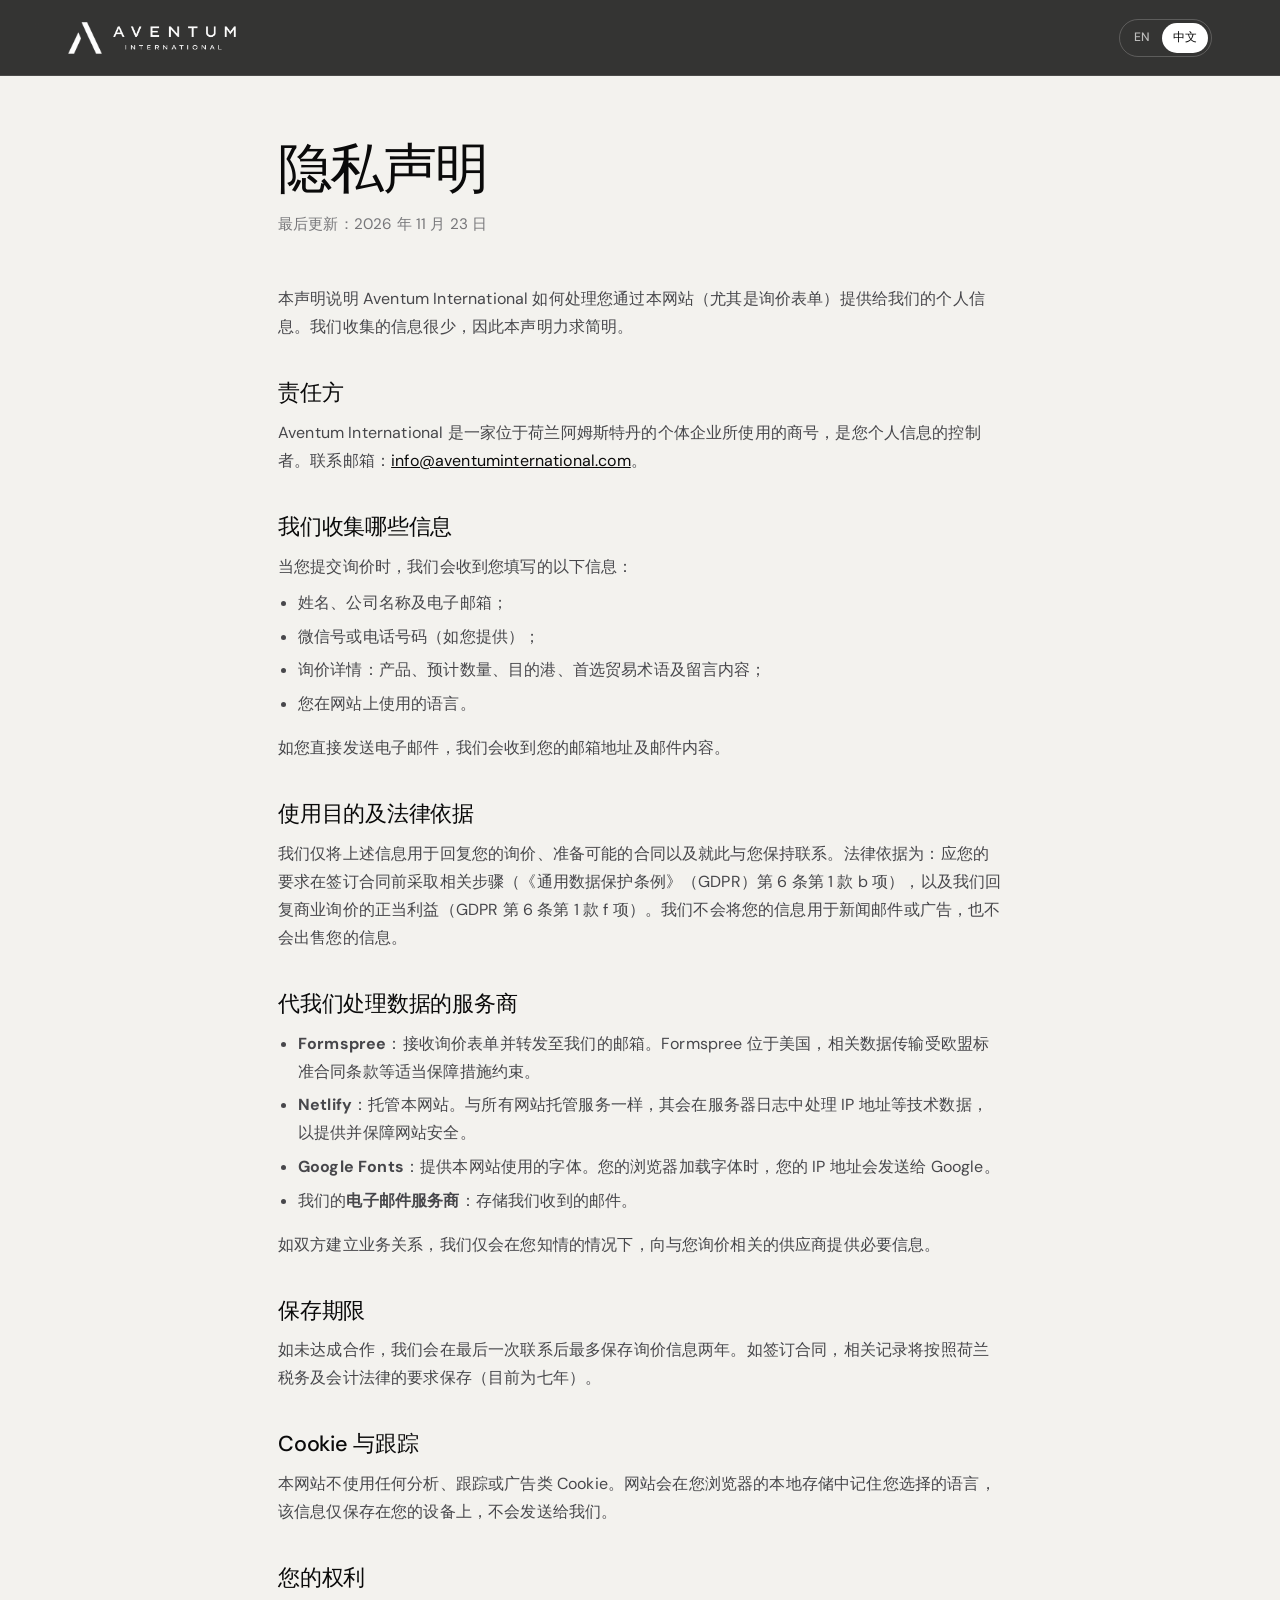
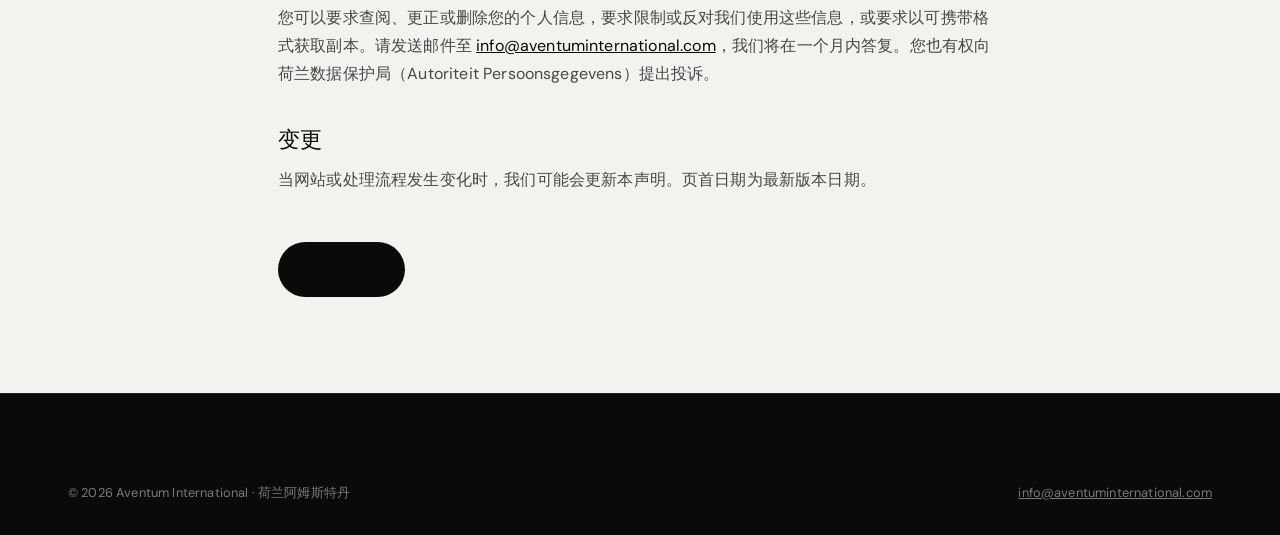
<file: privacy.html>
<!DOCTYPE html>
<html lang="en">
<head>
<meta charset="UTF-8">
<meta name="viewport" content="width=device-width, initial-scale=1">
<title>Privacy notice | Aventum International</title>
<meta name="description" content="How Aventum International handles personal data submitted through aventuminternational.com.">
<meta name="theme-color" content="#0a0a0a">
<meta name="robots" content="index, follow">
<link rel="canonical" href="https://aventuminternational.com/privacy.html">
<link rel="alternate" hreflang="en" href="https://aventuminternational.com/privacy.html">
<link rel="alternate" hreflang="zh-CN" href="https://aventuminternational.com/privacy.html?lang=zh">
<link rel="alternate" hreflang="x-default" href="https://aventuminternational.com/privacy.html">
<link rel="icon" type="image/png" href="favicon.png">
<link rel="apple-touch-icon" href="apple-touch-icon.png">
<link rel="preconnect" href="https://fonts.googleapis.com">
<link rel="preconnect" href="https://fonts.gstatic.com" crossorigin>
<link rel="stylesheet" href="https://fonts.googleapis.com/css2?family=DM+Sans:opsz,wght@9..40,400;9..40,500;9..40,600&display=swap" media="print" id="font-css">
<link rel="stylesheet" href="styles.css?v=3fd7880f">
<script src="lang-init.js?v=16438702"></script>
</head>
<body data-title-cn="隐私声明 | Aventum International" data-description-cn="Aventum International 如何处理通过 aventuminternational.com 提交的个人信息。">
<a class="skip-link" href="#main"><span class="lang-en">Skip to content</span><span class="lang-cn">跳至正文</span></a>

<header class="site-header is-scrolled" id="site-header" data-solid>
  <div class="header-inner">
    <a class="brand" href="index.html" data-href-cn="zh/" aria-label="Aventum International, home">
      <img class="brand-mark" src="logo-mark.png" width="188" height="177" alt="">
      <img class="brand-word" src="logo-word.png" width="813" height="159" alt="">
    </a>
    <div class="header-actions">
      <div class="lang-switch" role="group" aria-label="Language / 语言">
        <button type="button" class="lang-btn" data-lang="en" aria-pressed="true" lang="en" aria-label="English">EN</button>
        <button type="button" class="lang-btn" data-lang="cn" aria-pressed="false" lang="zh-CN" aria-label="中文（简体）">中文</button>
      </div>
    </div>
  </div>
</header>

<main id="main" class="legal">
  <div class="wrap">

    <!-- ================= ENGLISH ================= -->
    <article class="lang-en" lang="en">
      <h1>Privacy notice</h1>
      <p class="updated">Last updated: 23 November 2026</p>

      <p>This notice explains how Aventum International handles personal data that you share with us through this website, in particular through the enquiry form. We keep it short because we collect very little.</p>

      <h2>Who is responsible</h2>
      <p>Aventum International, a trade name of a sole proprietorship based in Amsterdam, the Netherlands, is the controller of your personal data. You can reach us at <a href="mailto:info@aventuminternational.com">info@aventuminternational.com</a>.</p>

      <h2>What we collect</h2>
      <p>When you send an enquiry we receive the details you enter:</p>
      <ul>
        <li>name, company and email address;</li>
        <li>WeChat ID or phone number, if you provide it;</li>
        <li>details of your enquiry: product, estimated volume, destination port, preferred Incoterm and your message;</li>
        <li>the language you used on the site.</li>
      </ul>
      <p>When you email us directly, we receive your email address and whatever you include in your message.</p>

      <h2>Why we use it, and on what basis</h2>
      <p>We use these details only to respond to your enquiry, to prepare a possible agreement and to keep in touch about it. The legal basis is taking steps at your request before entering into a contract (Article 6(1)(b) GDPR) and our legitimate interest in answering business enquiries (Article 6(1)(f) GDPR). We do not use your details for newsletters or advertising and we do not sell them.</p>

      <h2>Who processes your data for us</h2>
      <ul>
        <li><strong>Formspree</strong> receives the enquiry form and forwards it to our mailbox. Formspree is based in the United States; transfers are covered by appropriate safeguards such as the EU Standard Contractual Clauses.</li>
        <li><strong>Netlify</strong> hosts this website and, like any web host, processes technical data such as IP addresses in server logs to deliver and secure the site.</li>
        <li><strong>Google Fonts</strong> supplies the typeface used on this site. When your browser loads it, your IP address is sent to Google.</li>
        <li>Our <strong>email provider</strong> stores the messages we receive.</li>
      </ul>
      <p>If a business relationship develops, we share only what is needed with the supplier involved in your enquiry, and only with your knowledge.</p>

      <h2>How long we keep it</h2>
      <p>We keep enquiries for up to two years after our last contact if no agreement follows. If we enter into an agreement, we keep the related records for as long as Dutch tax and accounting law requires (currently seven years).</p>

      <h2>Cookies and tracking</h2>
      <p>This website does not use analytics, tracking or advertising cookies. It remembers your language choice in your browser's local storage. That value stays on your device and is never sent to us.</p>

      <h2>Your rights</h2>
      <p>You can ask us for access to, correction of or deletion of your personal data, ask us to restrict its use, object to it, or request a copy in a portable format. Email <a href="mailto:info@aventuminternational.com">info@aventuminternational.com</a> and we will respond within one month. You also have the right to lodge a complaint with the Dutch Data Protection Authority (Autoriteit Persoonsgegevens).</p>

      <h2>Changes</h2>
      <p>We may update this notice when our website or processes change. The date at the top shows the latest version.</p>

      <p class="legal-back"><a class="btn btn-dark" href="index.html">← Back to the website</a></p>
    </article>

    <!-- ================= 中文 ================= -->
    <article class="lang-cn" lang="zh-CN">
      <h1>隐私声明</h1>
      <p class="updated">最后更新：2026 年 11 月 23 日</p>

      <p>本声明说明 Aventum International 如何处理您通过本网站（尤其是询价表单）提供给我们的个人信息。我们收集的信息很少，因此本声明力求简明。</p>

      <h2>责任方</h2>
      <p>Aventum International 是一家位于荷兰阿姆斯特丹的个体企业所使用的商号，是您个人信息的控制者。联系邮箱：<a href="mailto:info@aventuminternational.com">info@aventuminternational.com</a>。</p>

      <h2>我们收集哪些信息</h2>
      <p>当您提交询价时，我们会收到您填写的以下信息：</p>
      <ul>
        <li>姓名、公司名称及电子邮箱；</li>
        <li>微信号或电话号码（如您提供）；</li>
        <li>询价详情：产品、预计数量、目的港、首选贸易术语及留言内容；</li>
        <li>您在网站上使用的语言。</li>
      </ul>
      <p>如您直接发送电子邮件，我们会收到您的邮箱地址及邮件内容。</p>

      <h2>使用目的及法律依据</h2>
      <p>我们仅将上述信息用于回复您的询价、准备可能的合同以及就此与您保持联系。法律依据为：应您的要求在签订合同前采取相关步骤（《通用数据保护条例》（GDPR）第 6 条第 1 款 b 项），以及我们回复商业询价的正当利益（GDPR 第 6 条第 1 款 f 项）。我们不会将您的信息用于新闻邮件或广告，也不会出售您的信息。</p>

      <h2>代我们处理数据的服务商</h2>
      <ul>
        <li><strong>Formspree</strong>：接收询价表单并转发至我们的邮箱。Formspree 位于美国，相关数据传输受欧盟标准合同条款等适当保障措施约束。</li>
        <li><strong>Netlify</strong>：托管本网站。与所有网站托管服务一样，其会在服务器日志中处理 IP 地址等技术数据，以提供并保障网站安全。</li>
        <li><strong>Google Fonts</strong>：提供本网站使用的字体。您的浏览器加载字体时，您的 IP 地址会发送给 Google。</li>
        <li>我们的<strong>电子邮件服务商</strong>：存储我们收到的邮件。</li>
      </ul>
      <p>如双方建立业务关系，我们仅会在您知情的情况下，向与您询价相关的供应商提供必要信息。</p>

      <h2>保存期限</h2>
      <p>如未达成合作，我们会在最后一次联系后最多保存询价信息两年。如签订合同，相关记录将按照荷兰税务及会计法律的要求保存（目前为七年）。</p>

      <h2>Cookie 与跟踪</h2>
      <p>本网站不使用任何分析、跟踪或广告类 Cookie。网站会在您浏览器的本地存储中记住您选择的语言，该信息仅保存在您的设备上，不会发送给我们。</p>

      <h2>您的权利</h2>
      <p>您可以要求查阅、更正或删除您的个人信息，要求限制或反对我们使用这些信息，或要求以可携带格式获取副本。请发送邮件至 <a href="mailto:info@aventuminternational.com">info@aventuminternational.com</a>，我们将在一个月内答复。您也有权向荷兰数据保护局（Autoriteit Persoonsgegevens）提出投诉。</p>

      <h2>变更</h2>
      <p>当网站或处理流程发生变化时，我们可能会更新本声明。页首日期为最新版本日期。</p>

      <p class="legal-back"><a class="btn btn-dark" href="zh/">← 返回网站</a></p>
    </article>

  </div>
</main>

<footer class="site-footer">
  <div class="wrap">
    <div class="footer-bottom is-compact">
      <span>© <span id="year">2026</span> Aventum International · <span class="lang-en">Amsterdam, Netherlands</span><span class="lang-cn">荷兰阿姆斯特丹</span></span>
      <a href="mailto:info@aventuminternational.com">info@aventuminternational.com</a>
    </div>
  </div>
</footer>

<script src="main.js?v=977d7148" defer></script>
</body>
</html>
</file>
<file: styles.css>
/* Aventum International — styles */

/* ---------- Tokens ---------- */
:root{
  --black:#0a0a0a;
  --black-2:#101010;
  --card-dark:#131313;
  --line-dark:rgba(255,255,255,.11);
  --line-dark-strong:rgba(255,255,255,.2);
  --text-dark-1:#ffffff;
  --text-dark-2:rgba(255,255,255,.68);
  --text-dark-3:rgba(255,255,255,.46);

  --light:#f3f2ee;
  --paper:#fbfbf9;
  --line-light:#dcdbd5;
  --ink-1:#0a0a0a;
  --ink-2:#47474b;
  --ink-3:#77777a;

  --accent:#32ff64;
  --accent-hover:#5cff85;
  --accent-soft:rgba(50,255,100,.12);
  --accent-ink:#0b7a2c; /* accent for text on light backgrounds */

  --radius:12px;
  --radius-sm:8px;
  --radius-lg:22px;
  --wrap:1240px;
  --gutter:clamp(1.25rem,4vw,3rem);
  --header-h:76px;

  --font:'DM Sans',system-ui,-apple-system,'Segoe UI','PingFang SC','Hiragino Sans GB','Microsoft YaHei','Noto Sans SC',sans-serif;
  --mono:ui-monospace,'SF Mono',SFMono-Regular,Menlo,Consolas,'Liberation Mono',monospace;
  --ease:cubic-bezier(.2,.7,.2,1);
  --ease-out:cubic-bezier(.16,1,.3,1);
}

/* ---------- Base ---------- */
*,*::before,*::after{box-sizing:border-box}
*{margin:0;padding:0}
html{scroll-behavior:smooth;scroll-padding-top:calc(var(--header-h) + 8px);-webkit-text-size-adjust:100%}
body{font-family:var(--font);background:var(--black);color:var(--text-dark-1);font-size:16px;line-height:1.65;overflow-x:hidden;-webkit-font-smoothing:antialiased;text-rendering:optimizeLegibility}
img,video,canvas,svg{display:block;max-width:100%}
a{color:inherit}
button,input,select,textarea{font:inherit;color:inherit}
:focus-visible{outline:2px solid var(--accent);outline-offset:3px;border-radius:4px}
::selection{background:var(--accent);color:var(--black)}
.mono{font-family:var(--mono);font-size:.78em;letter-spacing:.04em;text-transform:uppercase}

/* Language visibility (the active language is set on <html lang>) */
html[lang="zh-CN"] .lang-en{display:none!important}
html:not([lang="zh-CN"]) .lang-cn{display:none!important}
html[lang="zh-CN"] body{letter-spacing:.01em}
html[lang="zh-CN"] .mono{letter-spacing:.08em}

.skip-link{position:absolute;left:1rem;top:-100px;z-index:1000;background:var(--accent);color:var(--black);padding:.6rem 1rem;border-radius:var(--radius-sm);font-weight:600;text-decoration:none}
.skip-link:focus{top:1rem}
.visually-hidden{position:absolute!important;width:1px;height:1px;overflow:hidden;clip:rect(0 0 0 0);white-space:nowrap}

.wrap{max-width:var(--wrap);margin:0 auto;padding:0 var(--gutter)}

/* ---------- Buttons ---------- */
.btn{display:inline-flex;align-items:center;justify-content:center;gap:.65rem;min-height:50px;padding:.85rem 1.55rem;border-radius:999px;font-size:.92rem;font-weight:500;letter-spacing:.005em;text-decoration:none;cursor:pointer;border:1px solid transparent;transition:background .25s,color .25s,border-color .25s,transform .25s var(--ease)}
.btn svg{width:16px;height:16px;transition:transform .25s var(--ease)}
.btn:hover svg{transform:translateX(3px)}
.btn:active{transform:scale(.98)}
.btn-primary{background:var(--accent);color:var(--black)}
.btn-primary:hover{background:var(--accent-hover)}
.btn-ghost{background:rgba(255,255,255,.04);color:#fff;border-color:rgba(255,255,255,.32);-webkit-backdrop-filter:blur(8px);backdrop-filter:blur(8px)}
.btn-ghost:hover{border-color:#fff;background:rgba(255,255,255,.1)}
.btn-dark{background:var(--black);color:#fff}
.btn-dark:hover{background:#262626}
.text-link{display:inline-flex;align-items:center;gap:.4rem;font-weight:500;font-size:.92rem;text-decoration:none;border-bottom:1px solid currentColor;padding-bottom:2px;transition:opacity .2s}
.text-link:hover{opacity:.65}

/* ---------- Header ---------- */
.site-header{position:fixed;inset:0 0 auto 0;z-index:100;height:var(--header-h);transition:background .35s,border-color .35s,transform .35s var(--ease);border-bottom:1px solid transparent}
.site-header.is-scrolled,.site-header.menu-open{background:rgba(10,10,10,.82);-webkit-backdrop-filter:saturate(150%) blur(16px);backdrop-filter:saturate(150%) blur(16px);border-bottom-color:var(--line-dark)}
.header-inner{max-width:var(--wrap);margin:0 auto;height:100%;padding:0 var(--gutter);display:flex;align-items:center;justify-content:space-between;gap:2rem}
.brand{display:flex;align-items:center;gap:.7rem;text-decoration:none;flex-shrink:0}
.brand-mark{height:32px;width:auto}
.brand-word{height:24px;width:auto}
.main-nav ul{list-style:none;display:flex;align-items:center;gap:1.9rem}
.main-nav a{text-decoration:none;color:var(--text-dark-2);font-size:.86rem;font-weight:500;transition:color .2s;position:relative;padding:.4rem 0}
.main-nav a::after{content:'';position:absolute;left:0;right:0;bottom:-2px;height:1.5px;background:var(--accent);transform:scaleX(0);transform-origin:left;transition:transform .35s var(--ease)}
.main-nav a:hover,.main-nav a[aria-current="true"]{color:#fff}
.main-nav a[aria-current="true"]::after,.main-nav a:hover::after{transform:scaleX(1)}
.header-actions{display:flex;align-items:center;gap:1.1rem}
.lang-switch{display:flex;align-items:center;border:1px solid var(--line-dark-strong);border-radius:999px;padding:3px}
.lang-btn{background:transparent;border:0;color:var(--text-dark-2);font-size:.76rem;font-weight:500;padding:.3rem .7rem;border-radius:999px;cursor:pointer;transition:background .2s,color .2s;min-height:30px}
.lang-btn[aria-pressed="true"]{background:#fff;color:var(--black)}
.header-cta{min-height:40px;padding:.5rem 1.1rem;font-size:.84rem}
.menu-toggle{display:none;width:44px;height:44px;border:1px solid var(--line-dark-strong);background:transparent;border-radius:999px;cursor:pointer;align-items:center;justify-content:center}
.menu-toggle span{display:block;width:18px;height:1.5px;background:#fff;position:relative;transition:background .2s}
.menu-toggle span::before,.menu-toggle span::after{content:'';position:absolute;left:0;width:18px;height:1.5px;background:#fff;transition:transform .25s var(--ease)}
.menu-toggle span::before{top:-6px}.menu-toggle span::after{top:6px}
.menu-toggle[aria-expanded="true"] span{background:transparent}
.menu-toggle[aria-expanded="true"] span::before{transform:translateY(6px) rotate(45deg)}
.menu-toggle[aria-expanded="true"] span::after{transform:translateY(-6px) rotate(-45deg)}
.mobile-menu{display:none}

/* ---------- Sections ---------- */
.section{padding:clamp(5rem,10vw,9rem) 0;position:relative}
.section-dark{background:var(--black);color:var(--text-dark-1)}
.section-light{background:var(--light);color:var(--ink-1)}
.section-dark + .section-dark{border-top:1px solid var(--line-dark)}

h1,h2,h3,h4{font-weight:500;line-height:1.08;letter-spacing:-.028em}
h2{font-size:clamp(2.1rem,4.6vw,3.9rem);max-width:18ch}
h2 em{font-style:normal}
html[lang="zh-CN"] h2{letter-spacing:-.01em;line-height:1.2;max-width:16em}
.lead{font-size:clamp(1rem,1.25vw,1.12rem);line-height:1.75;max-width:54ch}
.section-light .lead{color:var(--ink-2)}
.section-dark .lead,.section-image .lead,.section-contact .lead{color:var(--text-dark-2)}

/* Section heading: index label on the left, title on the right, hairline on top */
.sec-head{display:grid;grid-template-columns:minmax(150px,1fr) 3fr;gap:1.5rem 3rem;padding-top:1.4rem;border-top:1px solid var(--line-light);margin-bottom:clamp(3rem,6vw,5rem)}
.section-dark .sec-head,.section-image .sec-head{border-top-color:var(--line-dark-strong)}
.sec-title h2{margin-bottom:1.6rem}
.sec-title h2:last-child{margin-bottom:0}
.sec-title .lead{margin-left:auto;margin-right:0}
.sec-label{display:flex;align-items:baseline;gap:.75rem;font-size:.8rem;font-weight:500;letter-spacing:.02em;padding-top:.35rem}
.section-light .sec-label{color:var(--ink-2)}
.section-dark .sec-label,.section-image .sec-label,.section-contact .sec-label{color:var(--text-dark-2)}
.sec-idx{font-family:var(--mono);font-size:.74rem;color:var(--ink-1);display:inline-flex;align-items:center;gap:.5rem}
.sec-idx::before{content:'';width:7px;height:7px;border-radius:50%;background:var(--accent);box-shadow:0 0 0 3px var(--accent-soft)}
.section-dark .sec-idx,.section-image .sec-idx,.section-contact .sec-idx{color:#fff}

/* ---------- Hero ---------- */
.hero{position:relative;min-height:100vh;min-height:100svh;display:flex;flex-direction:column;justify-content:flex-end;background:#000;overflow:hidden;isolation:isolate;padding-bottom:28px}
.hero-media{position:absolute;inset:0;z-index:-2;overflow:hidden;background:#000 url('hero-poster.jpg') center/cover no-repeat}
.hero-video{position:absolute;inset:0;width:100%;height:100%;object-fit:cover;opacity:0;transform:scale(1.08);transition:opacity 1.8s ease-in-out,transform 12s cubic-bezier(.25,.1,.25,1)}
.hero-video.is-active{opacity:1;transform:scale(1)}
.hero-video:first-child{opacity:1} /* the poster frame stays visible until the clips start */
.hero-video:first-child:not(.is-active){opacity:0}
.hero::before{content:'';position:absolute;inset:0;z-index:-1;background:
  linear-gradient(180deg,rgba(0,0,0,.62) 0%,rgba(0,0,0,.12) 26%,rgba(0,0,0,.28) 56%,rgba(10,10,10,.96) 100%),
  linear-gradient(90deg,rgba(0,0,0,.5) 0%,rgba(0,0,0,0) 60%)}
.hero::after{content:'';position:absolute;inset:0;z-index:-1;pointer-events:none;opacity:.5;background-image:radial-gradient(rgba(255,255,255,.08) 1px,transparent 1px);background-size:3px 3px;mix-blend-mode:overlay}
.hero-content{width:100%;padding-top:calc(var(--header-h) + 5rem);padding-bottom:3rem;will-change:opacity,transform}
.hero-kicker{display:flex;align-items:center;flex-wrap:wrap;gap:.9rem;font-size:.86rem;font-weight:500;color:rgba(255,255,255,.88);margin-bottom:1.8rem}
.kicker-line{width:48px;height:1px;background:var(--accent)}
.hero-kicker .mono{color:rgba(255,255,255,.62)}
.hero h1{font-size:clamp(2.9rem,8vw,7.4rem);line-height:.98;letter-spacing:-.045em;max-width:12ch;margin-bottom:2.4rem;font-weight:500}
.hero h1 em{font-style:normal;color:rgba(255,255,255,.55);display:block}
html[lang="zh-CN"] .hero h1{letter-spacing:-.01em;line-height:1.15;max-width:none;font-size:clamp(2.2rem,6vw,5.4rem)}
.hero-bottom{display:flex;align-items:flex-end;justify-content:space-between;gap:2rem 4rem;flex-wrap:wrap}
.hero-sub{font-size:clamp(1rem,1.35vw,1.15rem);color:rgba(255,255,255,.78);max-width:48ch;line-height:1.7}
.hero-cta{display:flex;flex-wrap:wrap;gap:.75rem}
.hero-bar{border-top:1px solid rgba(255,255,255,.16)}
.hero-bar dl{display:grid;grid-template-columns:repeat(4,1fr)}
.hero-bar dl>div{padding:1.3rem 1.5rem 1.4rem 0;border-right:1px solid rgba(255,255,255,.1)}
.hero-bar dl>div + div{padding-left:1.5rem}
.hero-bar dl>div:last-child{border-right:0}
.hero-bar dt{font-family:var(--mono);font-size:.68rem;letter-spacing:.08em;text-transform:uppercase;color:var(--text-dark-3);margin-bottom:.4rem}
.hero-bar dd{font-size:1rem;font-weight:500;color:#fff}
.hero-bar dd strong{color:var(--accent);font-weight:500}

/* Spec ticker */
.ticker{border-top:1px solid rgba(255,255,255,.1);overflow:hidden;padding:.9rem 0;-webkit-mask-image:linear-gradient(90deg,transparent,#000 8%,#000 92%,transparent);mask-image:linear-gradient(90deg,transparent,#000 8%,#000 92%,transparent)}
.ticker-track{display:flex;width:max-content;animation:ticker 48s linear infinite}
.ticker-list{display:flex;list-style:none;flex-shrink:0}
.ticker-list li{display:flex;align-items:center;gap:2.2rem;padding-right:2.2rem;font-family:var(--mono);font-size:.72rem;letter-spacing:.08em;text-transform:uppercase;color:rgba(255,255,255,.6);white-space:nowrap}
.ticker-list li::after{content:'';width:5px;height:5px;border-radius:50%;background:var(--accent);opacity:.8}
.hero:hover .ticker-track{animation-play-state:paused}

/* The first section slides over the hero */
.hero + .section{margin-top:-28px;border-radius:var(--radius-lg) var(--radius-lg) 0 0;z-index:2}

/* Entrance animation */
.hero-anim{opacity:0;transform:translateY(22px);animation:fadeUp 1s var(--ease-out) forwards}
.hero-anim.d1{animation-delay:.15s}.hero-anim.d2{animation-delay:.28s}.hero-anim.d3{animation-delay:.45s}.hero-anim.d4{animation-delay:.6s}

/* Scroll reveal (only when JS is active) */
.js .reveal{opacity:0;transform:translateY(26px);transition:opacity 1s var(--ease-out),transform 1s var(--ease-out)}
.js .reveal.is-visible{opacity:1;transform:none}
.js .reveal.d1{transition-delay:.08s}.js .reveal.d2{transition-delay:.16s}.js .reveal.d3{transition-delay:.24s}

/* ---------- Why: pillars ---------- */
.pillars{list-style:none;display:grid;grid-template-columns:repeat(4,1fr);border-top:1px solid var(--line-light)}
.pillar{position:relative;padding:2.2rem 1.8rem 2.4rem 0;border-right:1px solid var(--line-light)}
.pillar + .pillar{padding-left:1.8rem}
.pillar:last-child{border-right:0}
.pillar::before{content:'';position:absolute;left:0;right:0;top:-1px;height:2px;background:var(--ink-1);transform:scaleX(0);transform-origin:left;transition:transform .6s var(--ease-out)}
.pillar + .pillar::before{left:1.8rem}
.pillar:hover::before{transform:scaleX(1)}
.pillar-idx{display:block;font-family:var(--mono);font-size:.74rem;color:var(--ink-3);margin-bottom:3.5rem}
.pillar h3{font-size:1.32rem;margin-bottom:.8rem;letter-spacing:-.02em}
.pillar p{font-size:.95rem;color:var(--ink-2);line-height:1.7}

/* ---------- Brazil (image section) ---------- */
.section-image{background:#060606;color:#fff;overflow:hidden;isolation:isolate}
.section-bg{position:absolute;inset:0;width:100%;height:100%;object-fit:cover;z-index:-2;opacity:.8}
.section-image::before{content:'';position:absolute;inset:0;z-index:-1;background:linear-gradient(180deg,rgba(6,6,6,.9) 0%,rgba(6,6,6,.35) 40%,rgba(6,6,6,.55) 70%,rgba(6,6,6,.95) 100%),linear-gradient(90deg,rgba(6,6,6,.8),rgba(6,6,6,.1) 70%)}
.brazil-grid{display:grid;grid-template-columns:1.25fr 1fr;gap:3rem 5rem;align-items:end;margin-bottom:clamp(3.5rem,7vw,6rem)}
.bigstat-num{font-size:clamp(6rem,17vw,15rem);font-weight:500;letter-spacing:-.06em;line-height:.85;font-variant-numeric:tabular-nums;margin-bottom:1.5rem}
.bigstat-num .pct{color:var(--accent)}
.bigstat-label{font-size:clamp(1.05rem,1.6vw,1.3rem);color:rgba(255,255,255,.82);max-width:34ch;line-height:1.55}
.stat-rows{border-top:1px solid var(--line-dark-strong)}
.stat-rows>div{display:flex;justify-content:space-between;align-items:baseline;gap:1.5rem;padding:1.25rem 0;border-bottom:1px solid var(--line-dark-strong)}
.stat-rows dt{font-family:var(--mono);font-size:.7rem;letter-spacing:.08em;text-transform:uppercase;color:rgba(255,255,255,.62)}
.stat-rows dd{font-size:clamp(1.05rem,1.6vw,1.3rem);font-weight:500;text-align:right}
.notes{list-style:none;display:grid;grid-template-columns:repeat(4,1fr);gap:2rem}
.notes li{padding-top:1.2rem;border-top:1px solid var(--line-dark)}
.note-label{display:block;font-family:var(--mono);font-size:.7rem;letter-spacing:.08em;text-transform:uppercase;color:var(--accent);margin-bottom:.7rem}
.notes p{font-size:.93rem;color:var(--text-dark-2);line-height:1.65}

/* ---------- Products ---------- */
.feature{display:grid;grid-template-columns:1.05fr 1fr;background:var(--paper);border:1px solid var(--line-light);border-radius:var(--radius-lg);overflow:hidden}
.feature-media{position:relative;min-height:420px;overflow:hidden}
.feature-media img{position:absolute;inset:0;width:100%;height:100%;object-fit:cover;transition:transform 1.4s var(--ease-out)}
.feature:hover .feature-media img{transform:scale(1.04)}
.feature-tag{position:absolute;left:1.2rem;bottom:1.2rem;background:rgba(10,10,10,.72);color:#fff;padding:.45rem .75rem;border-radius:999px;-webkit-backdrop-filter:blur(8px);backdrop-filter:blur(8px);font-size:.68rem}
.feature-body{padding:clamp(2rem,4vw,3.4rem);display:flex;flex-direction:column}
.feature-kicker{display:flex;align-items:center;gap:.6rem;font-size:.82rem;font-weight:500;color:var(--ink-2);margin-bottom:1.4rem}
.feature-kicker .dot{width:8px;height:8px;border-radius:50%;background:var(--accent);box-shadow:0 0 0 3px var(--accent-soft)}
.feature h3{font-size:clamp(1.8rem,3vw,2.6rem);margin-bottom:1rem;letter-spacing:-.03em;max-width:14ch}
.feature-body>p{color:var(--ink-2);max-width:46ch;margin-bottom:2rem}
.mini-spec{display:grid;grid-template-columns:1fr 1fr;border-top:1px solid var(--line-light);margin-bottom:2.2rem}
.mini-spec>div{padding:.95rem 0;border-bottom:1px solid var(--line-light)}
.mini-spec>div:nth-child(odd){padding-right:1rem;border-right:1px solid var(--line-light)}
.mini-spec>div:nth-child(even){padding-left:1.2rem}
.mini-spec dt{font-family:var(--mono);font-size:.66rem;letter-spacing:.08em;text-transform:uppercase;color:var(--ink-3);margin-bottom:.25rem}
.mini-spec dd{font-weight:500;font-size:.98rem}
.feature-cta{display:flex;align-items:center;flex-wrap:wrap;gap:1.4rem;margin-top:auto}

.more{margin-top:clamp(3rem,6vw,4.5rem)}
.more-label{font-family:var(--mono);font-size:.72rem;letter-spacing:.08em;text-transform:uppercase;color:var(--ink-3);margin-bottom:1rem}
.more-list{list-style:none;border-top:1px solid var(--ink-1)}
.more-list a{display:grid;grid-template-columns:minmax(160px,1fr) 2.2fr auto 32px;align-items:center;gap:1.5rem;padding:1.5rem 0;border-bottom:1px solid var(--line-light);text-decoration:none;transition:padding .4s var(--ease-out),background .3s}
.more-list a:hover{padding-left:1rem;padding-right:.5rem;background:var(--paper)}
.more-name{font-size:1.3rem;font-weight:500;letter-spacing:-.02em}
.more-desc{font-size:.94rem;color:var(--ink-2)}
.more-tag{font-family:var(--mono);font-size:.68rem;letter-spacing:.06em;text-transform:uppercase;color:var(--ink-2);border:1px solid var(--line-light);padding:.3rem .65rem;border-radius:999px;white-space:nowrap}
.more-arrow{font-size:1.2rem;transition:transform .3s var(--ease)}
.more-list a:hover .more-arrow{transform:translateX(4px)}
.products-note{margin-top:1.5rem;font-size:.88rem;color:var(--ink-3)}

/* ---------- Route / voyage map ---------- */
.voyage{margin:0}
.map-frame{position:relative;aspect-ratio:1661/866;border-radius:var(--radius-lg);overflow:hidden;background:radial-gradient(ellipse 80% 70% at 55% 45%,#121512 0%,#070707 70%);border:1px solid var(--line-dark)}
.map-frame picture,.map-img{position:absolute;inset:0;width:100%;height:100%}
.map-img{opacity:.13;transition:opacity .8s}
.map-frame.has-dots .map-img{opacity:0}
#map-canvas{position:absolute;inset:0;width:100%;height:100%}
.map-hud{position:absolute;left:1.2rem;top:1.1rem;display:flex;gap:.9rem;color:var(--text-dark-3);font-size:.9rem;pointer-events:none}
.map-hud-route{color:#fff}
.map-replay{position:absolute;right:1rem;bottom:1rem;z-index:2;width:40px;height:40px;border-radius:50%;background:rgba(0,0,0,.6);border:1px solid rgba(255,255,255,.22);color:#fff;cursor:pointer;display:flex;align-items:center;justify-content:center;opacity:0;pointer-events:none;transition:opacity .3s,background .2s}
.map-replay.is-visible{opacity:1;pointer-events:auto}
.map-replay:hover{background:rgba(0,0,0,.9)}
.map-replay svg{width:16px;height:16px;fill:none;stroke:currentColor;stroke-width:2.2;stroke-linecap:round;stroke-linejoin:round}
.voyage-steps{list-style:none;display:grid;grid-template-columns:repeat(4,1fr);margin-top:1.5rem;border-top:1px solid var(--line-dark)}
.voyage-steps li{position:relative;padding:1.5rem 1.4rem 0 0;color:var(--text-dark-3);transition:color .5s}
.voyage-steps li + li{padding-left:1.4rem;border-left:1px solid var(--line-dark)}
.voyage-steps li::before{content:'';position:absolute;left:0;right:0;top:-1px;height:2px;background:var(--accent);transform:scaleX(0);transform-origin:left;transition:transform .7s var(--ease-out)}
.voyage-steps li.is-active{color:#fff}
.voyage-steps li.is-active::before{transform:scaleX(1)}
.vs-idx{display:block;font-family:var(--mono);font-size:.7rem;margin-bottom:.9rem;color:inherit}
.voyage-steps li.is-current .vs-idx{color:var(--accent)}
.voyage-steps strong{display:block;font-size:1.08rem;font-weight:500;margin-bottom:.4rem;letter-spacing:-.01em}
.vs-desc{display:block;font-size:.88rem;line-height:1.6;color:var(--text-dark-3);transition:color .5s}
.voyage-steps li.is-active .vs-desc{color:var(--text-dark-2)}
.map-legend{display:flex;flex-wrap:wrap;gap:.75rem 2rem;margin-top:2rem;font-size:.82rem;color:var(--text-dark-3);list-style:none}
.map-legend li{display:flex;align-items:center;gap:.6rem}
.legend-line{width:28px;height:2px;background:linear-gradient(90deg,rgba(50,255,100,.2),var(--accent));border-radius:2px}
.legend-line.coord{height:0;background:none;border-top:1.5px dashed rgba(255,255,255,.5)}

/* ---------- Specification ---------- */
.keyfigs{display:grid;grid-template-columns:repeat(3,1fr);border-top:1px solid var(--ink-1);margin-bottom:clamp(2.5rem,5vw,4rem)}
.keyfig{padding:1.8rem 2rem 0 0}
.keyfig + .keyfig{padding-left:2rem;border-left:1px solid var(--line-light)}
.keyfig-label{font-family:var(--mono);font-size:.7rem;letter-spacing:.08em;text-transform:uppercase;color:var(--ink-3);margin-bottom:1rem}
.keyfig-value{font-size:clamp(2rem,3.6vw,3rem);font-weight:500;letter-spacing:-.035em;line-height:1;margin-bottom:.9rem}
.keyfig-note{font-size:.92rem;color:var(--ink-2);max-width:34ch}
.datasheet{background:var(--paper);border:1px solid var(--line-light);border-radius:var(--radius-lg);overflow:hidden}
.datasheet-head{display:flex;justify-content:space-between;align-items:center;gap:1rem;padding:1.1rem 1.8rem;background:var(--ink-1);color:#fff;font-size:.86rem;font-weight:500}
.datasheet-head .mono{color:var(--accent)}
.spec-table{width:100%;border-collapse:collapse}
.spec-table tr + tr{border-top:1px solid var(--line-light)}
.spec-table tr{transition:background .2s}
.spec-table tr:hover{background:#f5f5f1}
.spec-table th,.spec-table td{padding:1.05rem 1.8rem;text-align:left;vertical-align:top;font-size:.96rem}
.spec-table th{width:34%;font-weight:400;color:var(--ink-3);font-size:.9rem}
.spec-table td{color:var(--ink-1);font-weight:500}
.spec-table td.num{font-family:var(--mono);font-size:.95rem;letter-spacing:0}
.spec-table td small{display:block;font-weight:400;color:var(--ink-3);font-size:.85rem;margin-top:.2rem}

/* ---------- Process ---------- */
.flow{position:relative;display:grid;grid-template-columns:repeat(3,1fr);gap:2.5rem;margin-bottom:1.5rem}
.flow::before{content:'';position:absolute;left:7px;right:7px;top:7px;height:1px;background:linear-gradient(90deg,var(--line-dark-strong),var(--accent) 50%,var(--line-dark-strong))}
.flow-node{position:relative;padding-top:2.4rem}
.flow-dot{position:absolute;left:0;top:0;width:15px;height:15px;border-radius:50%;background:var(--black);border:1.5px solid rgba(255,255,255,.5)}
.flow-node.is-us .flow-dot{border-color:var(--accent);background:var(--accent);box-shadow:0 0 0 6px var(--accent-soft),0 0 24px rgba(50,255,100,.5)}
.flow-place{color:var(--text-dark-3);margin-bottom:.5rem;font-size:.72rem}
.flow-node.is-us .flow-place{color:var(--accent)}
.flow-node h3{font-size:1.5rem;margin-bottom:1.1rem}
.flow-node ul{list-style:none;border-top:1px solid var(--line-dark)}
.flow-node li{padding:.75rem 0;border-bottom:1px solid var(--line-dark);font-size:.93rem;color:var(--text-dark-2);line-height:1.5}
.role-note{font-size:.88rem;color:var(--text-dark-3);margin-bottom:clamp(4rem,8vw,6rem)}
.timeline{list-style:none;position:relative;--tl-progress:0}
.timeline::before,.timeline::after{content:'';position:absolute;left:0;top:0;bottom:0;width:1px;background:var(--line-dark-strong)}
.timeline::after{background:var(--accent);transform-origin:top;transform:scaleY(var(--tl-progress));box-shadow:0 0 12px rgba(50,255,100,.6)}
.tl-step{position:relative;display:grid;grid-template-columns:110px minmax(0,1fr) minmax(0,1.4fr);gap:1rem 2.5rem;padding:2rem 0 2rem 2.5rem;border-bottom:1px solid var(--line-dark)}
.tl-step:first-child{border-top:1px solid var(--line-dark)}
.tl-step::before{content:'';position:absolute;left:-4px;top:2.45rem;width:9px;height:9px;border-radius:50%;background:var(--black);border:1.5px solid rgba(255,255,255,.4);transition:background .4s,border-color .4s,box-shadow .4s;z-index:1}
.tl-step.is-passed::before{background:var(--accent);border-color:var(--accent);box-shadow:0 0 0 4px var(--accent-soft)}
.tl-idx{font-family:var(--mono);font-size:.8rem;color:var(--text-dark-3);padding-top:.35rem;transition:color .4s}
.tl-step.is-passed .tl-idx{color:var(--accent)}
.tl-step h3{font-size:clamp(1.25rem,2vw,1.6rem);letter-spacing:-.02em}
.tl-step p{font-size:.96rem;color:var(--text-dark-2);line-height:1.7}

/* ---------- Documents ---------- */
.doclist{list-style:none;display:grid;grid-template-columns:1fr 1fr;column-gap:3rem;border-top:1px solid var(--ink-1)}
.doclist li{display:grid;grid-template-columns:52px 1fr;gap:1rem;padding:1.6rem 0;border-bottom:1px solid var(--line-light)}
.doc-idx{font-family:var(--mono);font-size:.76rem;color:var(--ink-3);padding-top:.3rem}
.doclist h3{font-size:1.2rem;margin-bottom:.35rem;letter-spacing:-.015em}
.doclist p{font-size:.93rem;color:var(--ink-2)}

/* ---------- FAQ ---------- */
.faq-grid{display:grid;grid-template-columns:1fr 1.5fr;gap:clamp(2.5rem,6vw,5rem);align-items:start}
.faq-intro{position:sticky;top:calc(var(--header-h) + 2rem)}
.faq-intro .sec-label{margin-bottom:1.4rem}
.faq-intro h2{margin-bottom:1.25rem}
.faq-intro .lead a{color:#fff;text-decoration-color:var(--accent);text-underline-offset:3px}
.faq-list{border-top:1px solid var(--line-dark-strong)}
.faq-item{border-bottom:1px solid var(--line-dark)}
.faq-item summary{list-style:none;cursor:pointer;display:flex;align-items:center;justify-content:space-between;gap:1.5rem;padding:1.45rem 0;font-size:clamp(1.02rem,1.4vw,1.18rem);font-weight:500;color:#fff;transition:color .2s}
.faq-item summary::-webkit-details-marker{display:none}
.faq-item summary:hover{color:var(--accent)}
.faq-item summary:focus-visible{outline:2px solid var(--accent);outline-offset:4px;border-radius:4px}
.faq-icon{position:relative;flex:0 0 30px;height:30px;border-radius:50%;border:1px solid var(--line-dark-strong);transition:background .25s,border-color .25s;color:#fff}
.faq-icon::before,.faq-icon::after{content:'';position:absolute;left:50%;top:50%;width:10px;height:1.5px;background:currentColor;transform:translate(-50%,-50%)}
.faq-icon::after{transform:translate(-50%,-50%) rotate(90deg);transition:transform .35s var(--ease)}
.faq-item[open] .faq-icon{background:var(--accent);border-color:var(--accent);color:var(--black)}
.faq-item[open] .faq-icon::after{transform:translate(-50%,-50%) rotate(0)}
.faq-answer{padding:0 3rem 1.6rem 0;color:var(--text-dark-2);line-height:1.75;max-width:62ch}
.faq-item[open] .faq-answer{animation:faqIn .45s var(--ease) both}

/* ---------- Photo band ---------- */
.photo-band{position:relative;margin:0;height:clamp(340px,62vh,640px);overflow:hidden;background:#060606;color:#fff;isolation:isolate;display:flex;align-items:flex-end}
.photo-band img{position:absolute;inset:0;width:100%;height:100%;object-fit:cover;z-index:-2;transform:scale(1.06);transition:transform 2.4s var(--ease-out)}
.photo-band.is-visible img{transform:scale(1)}
.photo-band::before{content:'';position:absolute;inset:0;z-index:-1;background:linear-gradient(180deg,rgba(10,10,10,.85) 0%,rgba(10,10,10,0) 30%,rgba(10,10,10,0) 55%,rgba(10,10,10,.9) 100%)}
.photo-band figcaption{display:flex;align-items:baseline;gap:1.4rem;padding-bottom:clamp(2rem,4vw,3.2rem);width:100%}
.photo-band-label{font-size:.72rem;letter-spacing:.14em;text-transform:uppercase;color:var(--lime);white-space:nowrap}
.photo-band-text{font-size:clamp(1.05rem,1.8vw,1.4rem);font-weight:500;max-width:46ch;line-height:1.4}

/* ---------- Contact ---------- */
.section-contact{background:radial-gradient(ellipse 70% 60% at 85% 10%,rgba(50,255,100,.08),transparent 60%),var(--black-2);color:#fff;border-top:1px solid var(--line-dark);overflow:hidden;isolation:isolate}
.contact-bg{position:absolute;inset:0;width:100%;height:100%;object-fit:cover;z-index:-2;opacity:.32}
.section-contact::before{content:'';position:absolute;inset:0;z-index:-1;background:linear-gradient(90deg,rgba(10,10,10,.92) 0%,rgba(10,10,10,.7) 45%,rgba(10,10,10,.88) 100%),radial-gradient(ellipse 70% 60% at 85% 10%,rgba(50,255,100,.08),transparent 60%)}
.contact-grid{display:grid;grid-template-columns:1fr 1.15fr;gap:clamp(2.5rem,6vw,6rem);align-items:start}
.contact-intro .sec-label{margin-bottom:1.6rem}
.contact-intro h2{margin-bottom:1.4rem;font-size:clamp(2.4rem,5vw,4.4rem)}
.contact-intro .lead{margin-bottom:2.8rem}
.contact-list{display:grid;grid-template-columns:repeat(3,1fr);border-top:1px solid var(--line-dark-strong)}
.contact-list>div{padding:1.1rem 1rem 1.1rem 0;border-bottom:1px solid var(--line-dark)}
.contact-list>div:first-child{grid-column:1/-1}
.contact-list dt{font-family:var(--mono);font-size:.68rem;letter-spacing:.08em;text-transform:uppercase;color:var(--text-dark-3);margin-bottom:.35rem}
.contact-list dd{font-size:1rem;color:#fff;overflow-wrap:break-word}
.contact-list a{text-decoration:none;border-bottom:1px solid rgba(50,255,100,.5);transition:border-color .2s}
.contact-list a:hover{border-color:var(--accent)}
.form-card{background:rgba(255,255,255,.025);border:1px solid var(--line-dark);border-radius:var(--radius-lg);padding:clamp(1.5rem,3.2vw,2.6rem);color-scheme:dark}
.form-row{display:grid;grid-template-columns:1fr 1fr;gap:1rem}
.field{margin-bottom:1.15rem}
.field label{display:block;font-size:.82rem;font-weight:500;color:var(--text-dark-2);margin-bottom:.45rem}
.field label .req{color:var(--accent);margin-left:.15rem}
.field input,.field select,.field textarea{width:100%;min-height:50px;background:rgba(255,255,255,.04);border:1px solid rgba(255,255,255,.12);color:#fff;font-size:.95rem;padding:.75rem 1rem;border-radius:var(--radius-sm);transition:border-color .2s,background .2s,box-shadow .2s;font-weight:400}
.field input:hover,.field select:hover,.field textarea:hover{border-color:rgba(255,255,255,.24)}
.field input::placeholder,.field textarea::placeholder{color:rgba(255,255,255,.34)}
.field input:focus,.field select:focus,.field textarea:focus{outline:none;border-color:var(--accent);background:rgba(255,255,255,.06);box-shadow:0 0 0 3px var(--accent-soft)}
.field textarea{min-height:128px;resize:vertical;line-height:1.55}
.select-wrap{position:relative}
.select-wrap select{appearance:none;-webkit-appearance:none;padding-right:2.6rem;cursor:pointer}
.select-wrap select option{background:#1a1a1a;color:#fff}
.select-wrap::after{content:'';position:absolute;right:1.1rem;top:50%;width:7px;height:7px;border-right:1.5px solid rgba(255,255,255,.6);border-bottom:1.5px solid rgba(255,255,255,.6);transform:translateY(-70%) rotate(45deg);pointer-events:none}
.hp{position:absolute!important;left:-9999px!important;width:1px;height:1px;overflow:hidden}
.form-submit{width:100%;margin-top:.5rem}
.form-submit:disabled{opacity:.7;cursor:progress}
.form-note{font-size:.8rem;color:var(--text-dark-3);margin-top:1rem;text-align:center;line-height:1.6}
.form-note a{color:var(--text-dark-2)}
.form-status{margin-top:1rem;padding:.85rem 1rem;border-radius:var(--radius-sm);font-size:.9rem;display:none}
.form-status.is-success{display:block;color:var(--accent);background:var(--accent-soft);border:1px solid rgba(50,255,100,.35)}
.form-status.is-error{display:block;color:#ffb4a8;background:rgba(255,90,70,.1);border:1px solid rgba(255,90,70,.35)}
.form-status a{color:inherit}

/* ---------- Footer ---------- */
.site-footer{background:var(--black);border-top:1px solid var(--line-dark);padding:clamp(3.5rem,7vw,5.5rem) 0 2rem;color:var(--text-dark-2);overflow:hidden}
.footer-grid{display:grid;grid-template-columns:1.6fr 1fr 1fr;gap:2.5rem}
.footer-statement{font-size:clamp(1.3rem,2.2vw,1.75rem);color:#fff;font-weight:500;letter-spacing:-.02em;line-height:1.3;max-width:24ch;margin-bottom:1.8rem}
.footer-col h2{font-family:var(--mono);font-size:.68rem;letter-spacing:.08em;text-transform:uppercase;color:var(--text-dark-3);font-weight:400;margin-bottom:1rem}
.footer-col ul{list-style:none;display:flex;flex-direction:column;gap:.55rem;font-size:.92rem}
.footer-col a{text-decoration:none;color:var(--text-dark-2);transition:color .2s}
.footer-col a:hover{color:#fff}
.footer-word{width:100%;height:auto;margin:clamp(3rem,7vw,5.5rem) 0 1.5rem;opacity:.09}
.footer-bottom{padding-top:1.5rem;border-top:1px solid var(--line-dark);display:flex;justify-content:space-between;flex-wrap:wrap;gap:1rem;font-size:.8rem;color:var(--text-dark-3)}

/* ---------- Back to top ---------- */
.back-to-top{position:fixed;right:1.5rem;bottom:1.5rem;z-index:90;width:46px;height:46px;border-radius:50%;border:1px solid var(--line-dark-strong);background:rgba(10,10,10,.75);-webkit-backdrop-filter:blur(10px);backdrop-filter:blur(10px);color:#fff;cursor:pointer;display:flex;align-items:center;justify-content:center;opacity:0;transform:translateY(10px);pointer-events:none;transition:opacity .3s,transform .3s var(--ease),background .2s,color .2s}
.back-to-top.is-visible{opacity:1;transform:none;pointer-events:auto}
.back-to-top:hover{background:var(--accent);color:var(--black);border-color:var(--accent)}
.back-to-top svg{width:18px;height:18px;fill:none;stroke:currentColor;stroke-width:2.2;stroke-linecap:round;stroke-linejoin:round}

/* ---------- Legal page ---------- */
.legal{padding:calc(var(--header-h) + 4rem) 0 6rem;background:var(--light);color:var(--ink-1)}
.legal .wrap{max-width:820px}
.legal h1{font-size:clamp(2.2rem,5vw,3.4rem);margin-bottom:.75rem}
.legal .updated{color:var(--ink-3);margin-bottom:3rem;font-size:.95rem}
.legal h2{font-size:1.35rem;margin:2.5rem 0 .75rem;letter-spacing:-.01em;max-width:none}
.legal p,.legal li{color:var(--ink-2);font-size:1rem;line-height:1.75}
.legal ul{padding-left:1.25rem;margin:.5rem 0 1rem}
.legal li{margin-bottom:.35rem}
.legal a{color:var(--ink-1)}
.legal-back{margin-top:3rem}
.footer-bottom.is-compact{margin-top:0;border-top:0;padding-top:0}
.footer-bottom.is-compact a{color:inherit}

/* ---------- Keyframes ---------- */
@keyframes fadeUp{to{opacity:1;transform:none}}
@keyframes faqIn{from{opacity:0;transform:translateY(-6px)}to{opacity:1;transform:none}}
@keyframes ticker{to{transform:translateX(-50%)}}

/* ---------- Responsive ---------- */
@media (max-width:1180px){
  .main-nav,.header-cta{display:none}
  .menu-toggle{display:inline-flex}
  .mobile-menu{display:block;position:fixed;inset:var(--header-h) 0 0 0;z-index:99;background:var(--black);padding:2rem var(--gutter) 3rem;overflow-y:auto;opacity:0;visibility:hidden;transform:translateY(-8px);transition:opacity .25s,transform .25s var(--ease),visibility 0s .25s}
  .mobile-menu.is-open{opacity:1;visibility:visible;transform:none;transition:opacity .25s,transform .25s var(--ease)}
  .mobile-menu ul{list-style:none;border-top:1px solid var(--line-dark)}
  .mobile-menu li a{display:flex;justify-content:space-between;align-items:center;padding:1.1rem 0;border-bottom:1px solid var(--line-dark);font-size:1.45rem;font-weight:500;text-decoration:none;color:#fff;letter-spacing:-.02em}
  .mobile-menu li a::after{content:'→';color:var(--text-dark-3);font-size:1.1rem}
  .mobile-menu .btn{width:100%;margin-top:2rem}
}
@media (max-width:1024px){
  .pillars{grid-template-columns:1fr 1fr}
  .pillar:nth-child(2){border-right:0}
  .pillar:nth-child(3){padding-left:0}
  .pillar:nth-child(3)::before{left:0}
  .pillar:nth-child(n+3){border-top:1px solid var(--line-light)}
  .notes{grid-template-columns:1fr 1fr}
  .brazil-grid{grid-template-columns:1fr}
  .feature{grid-template-columns:1fr}
  .feature-media{min-height:0;aspect-ratio:16/9}
  .voyage-steps{grid-template-columns:1fr 1fr}
  .voyage-steps li:nth-child(3){padding-left:0;border-left:0}
  .voyage-steps li:nth-child(n+3){margin-top:1.5rem}
  .tl-step{grid-template-columns:70px 1fr;}
  .tl-step p{grid-column:2}
  .contact-grid,.faq-grid{grid-template-columns:1fr}
  .faq-intro{position:static}
  .footer-grid{grid-template-columns:1fr 1fr}
  .footer-brand{grid-column:span 2}
}
@media (max-width:900px){
  .hero-bar dl{grid-template-columns:1fr 1fr}
  .hero-bar dl>div{padding:1rem 1rem 1.1rem 0}
  .hero-bar dl>div:nth-child(2n){padding-left:1rem;border-right:0}
  .hero-bar dl>div:nth-child(2n+1){padding-left:0}
  .hero-bar dl>div:nth-child(-n+2){border-bottom:1px solid rgba(255,255,255,.1)}
  .sec-head{grid-template-columns:1fr;gap:1.2rem}
  .sec-title .lead{margin-left:0}
  .keyfigs{grid-template-columns:1fr}
  .keyfig,.keyfig + .keyfig{padding:1.5rem 0;border-left:0;border-bottom:1px solid var(--line-light)}
  .flow{grid-template-columns:1fr;gap:2rem;padding-left:2.2rem}
  .flow::before{left:7px;right:auto;top:7px;bottom:7px;width:1px;height:auto;background:linear-gradient(180deg,var(--line-dark-strong),var(--accent) 50%,var(--line-dark-strong))}
  .flow-node{padding-top:0}
  .flow-dot{left:-2.2rem}
  .doclist{grid-template-columns:1fr}
  .more-list a{grid-template-columns:1fr auto;gap:.4rem 1rem}
  .more-desc{grid-column:1;grid-row:2}
  .more-tag{grid-column:2;grid-row:1}
  .more-arrow{display:none}
}
@media (max-width:767px){
  .photo-band{height:300px}
  .photo-band figcaption{flex-direction:column;gap:.6rem}
  :root{--header-h:66px}
  body{font-size:15.5px}
  .brand-mark{height:28px}
  .brand-word{height:20px}
  .header-actions{gap:.6rem}
  .hero-content{padding-top:calc(var(--header-h) + 3rem);padding-bottom:2rem}
  .hero h1{margin-bottom:1.6rem}
  .hero-bottom{gap:1.6rem}
  .hero-cta{width:100%}
  .hero-cta .btn{flex:1 1 100%}
  .hero-bar dd{font-size:.9rem}
  .kicker-line{width:28px}
  .pillars{grid-template-columns:1fr}
  .pillar,.pillar + .pillar,.pillar:nth-child(3){padding:1.8rem 0;border-right:0}
  .pillar + .pillar{border-top:1px solid var(--line-light)}
  .pillar + .pillar::before{left:0}
  .pillar-idx{margin-bottom:1.4rem}
  .notes{grid-template-columns:1fr;gap:1.4rem}
  .stat-rows>div{flex-direction:column;gap:.3rem}
  .stat-rows dd{text-align:left}
  .mini-spec{grid-template-columns:1fr}
  .mini-spec>div:nth-child(odd){border-right:0;padding-right:0}
  .mini-spec>div:nth-child(even){padding-left:0}
  .map-frame{aspect-ratio:4/3;border-radius:var(--radius)}
  .map-hud{display:none}
  .voyage-steps{grid-template-columns:1fr}
  .voyage-steps li,.voyage-steps li + li,.voyage-steps li:nth-child(3){padding:1.2rem 0 1.2rem 0;border-left:0;margin-top:0;border-bottom:1px solid var(--line-dark)}
  .datasheet{border-radius:var(--radius)}
  .datasheet-head{padding:1rem 1.15rem;font-size:.8rem}
  .spec-table th,.spec-table td{padding:.85rem 1.15rem;font-size:.9rem}
  .spec-table th{width:42%;padding-right:.5rem;font-size:.84rem}
  .tl-step{grid-template-columns:1fr;gap:.5rem;padding:1.6rem 0 1.6rem 1.8rem}
  .tl-step p{grid-column:auto}
  .tl-step::before{top:1.95rem}
  .form-row{grid-template-columns:1fr;gap:0}
  .contact-list{grid-template-columns:1fr 1fr}
  .footer-grid{grid-template-columns:1fr}
  .footer-brand{grid-column:auto}
  .back-to-top{right:1rem;bottom:1rem;width:42px;height:42px}
}
@media (max-width:400px){
  .brand-word{height:17px}
  .hero-kicker{font-size:.8rem;gap:.6rem}
}
@media (max-width:350px){
  .brand-word{display:none}
}

/* ---------- Reduced motion ---------- */
@media (prefers-reduced-motion:reduce){
  .photo-band img{transform:none;transition:none}
  html{scroll-behavior:auto}
  *,*::before,*::after{animation-duration:.001ms!important;animation-iteration-count:1!important;transition-duration:.001ms!important}
  .hero-anim{opacity:1;transform:none}
  .hero-video{transform:none}
  .js .reveal{opacity:1;transform:none}
  .ticker-track{animation:none}
}
</file>
